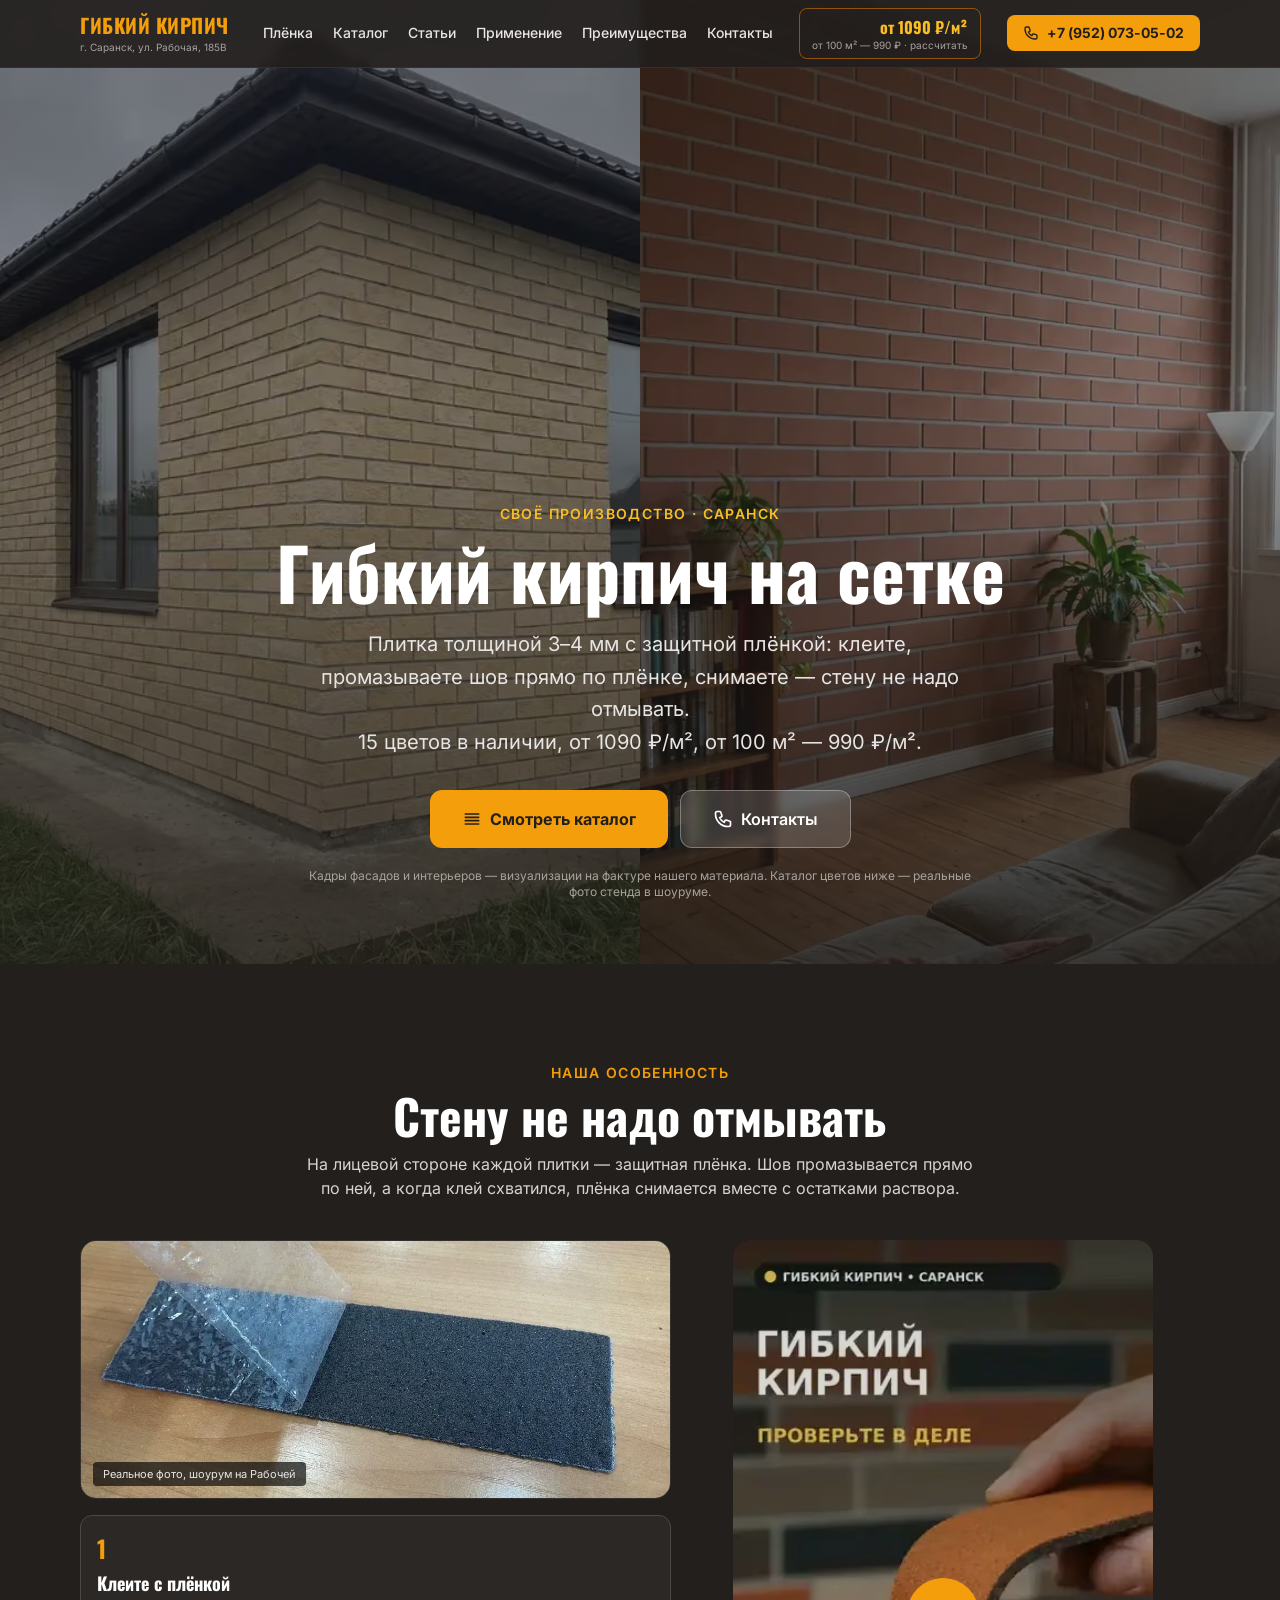
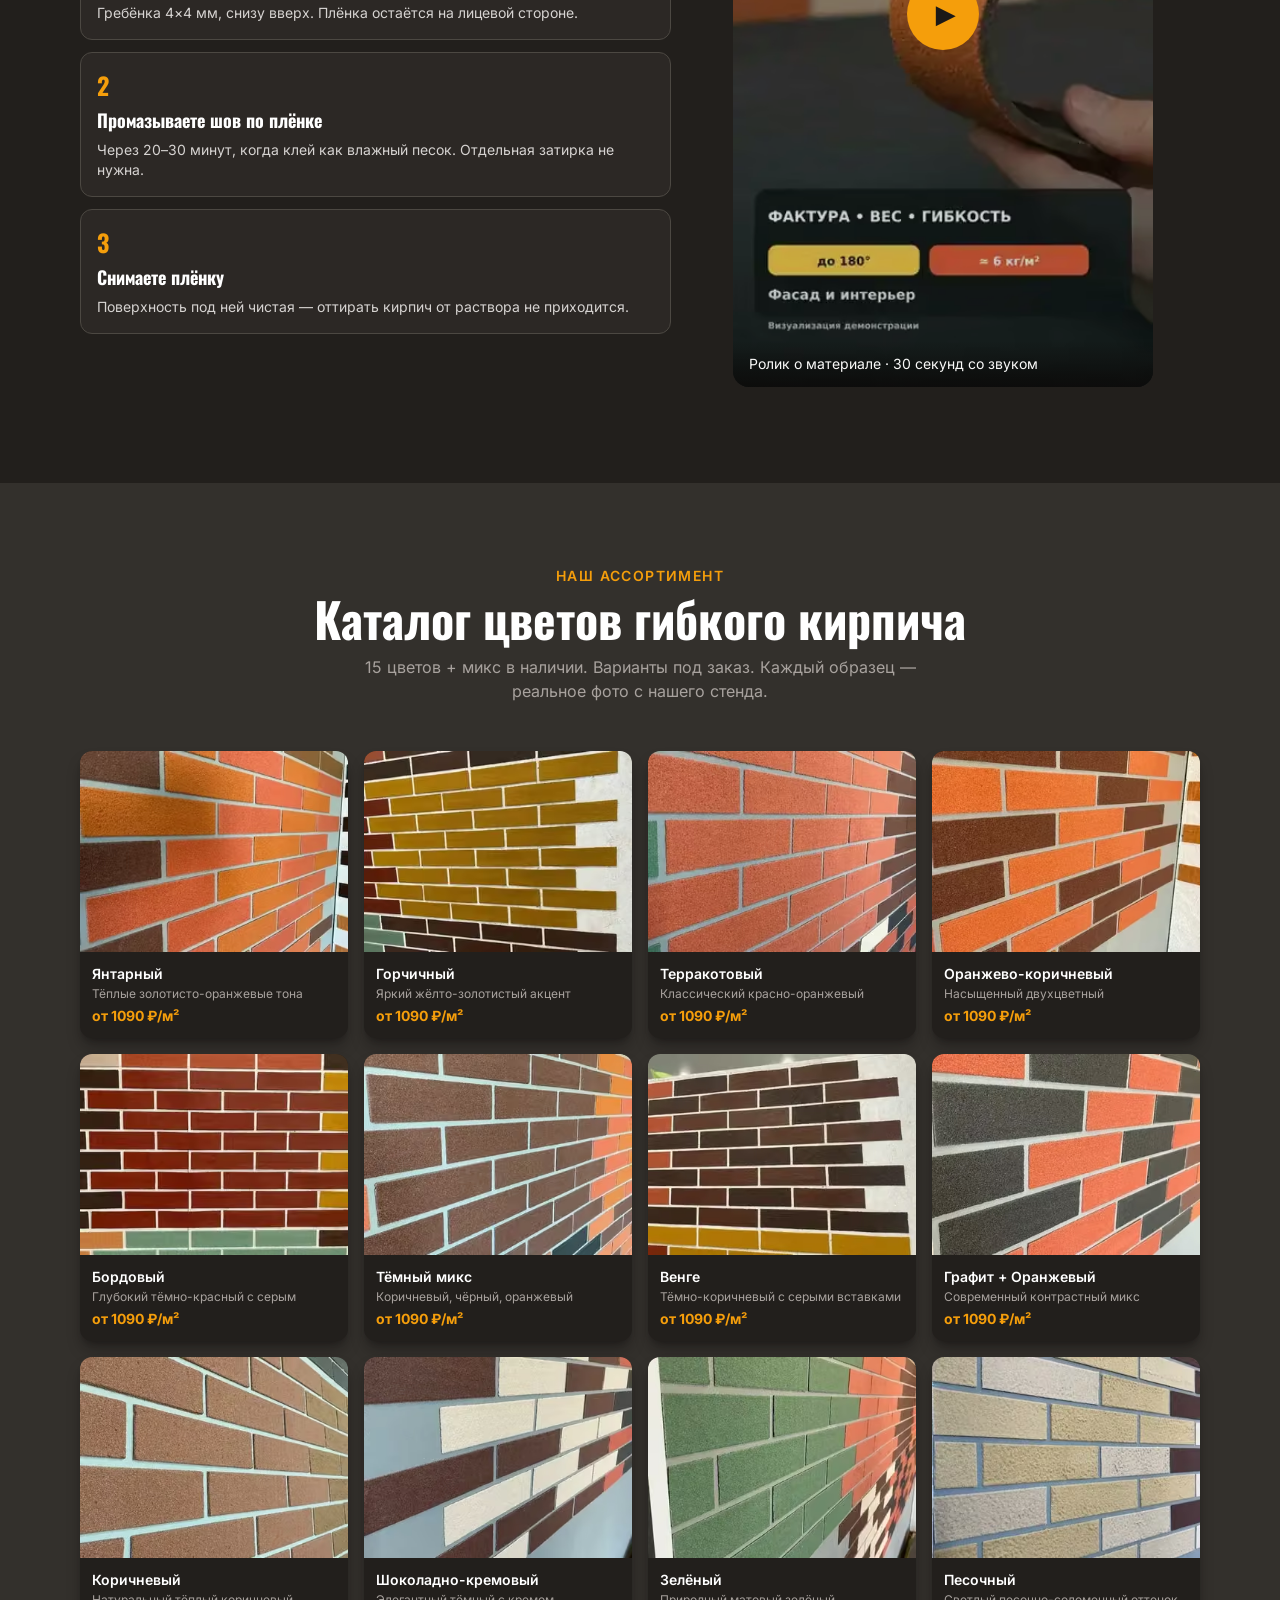
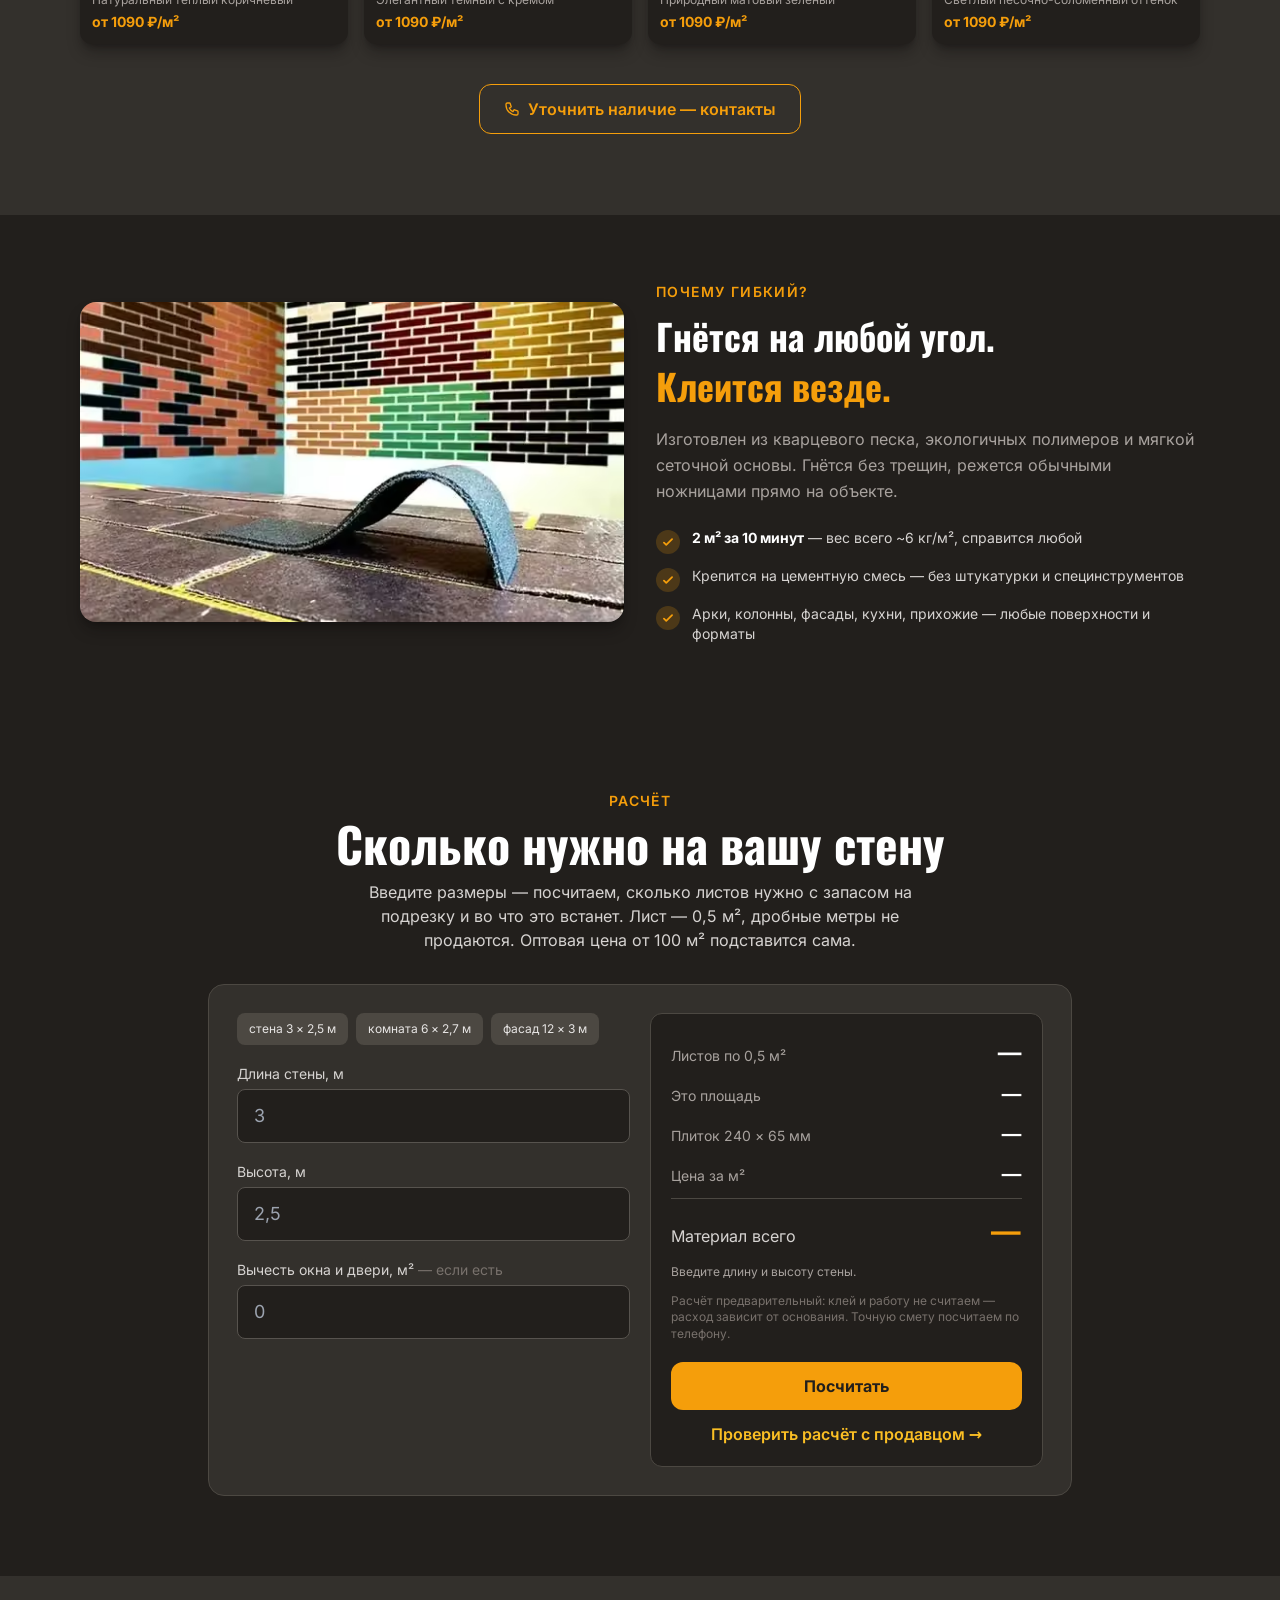
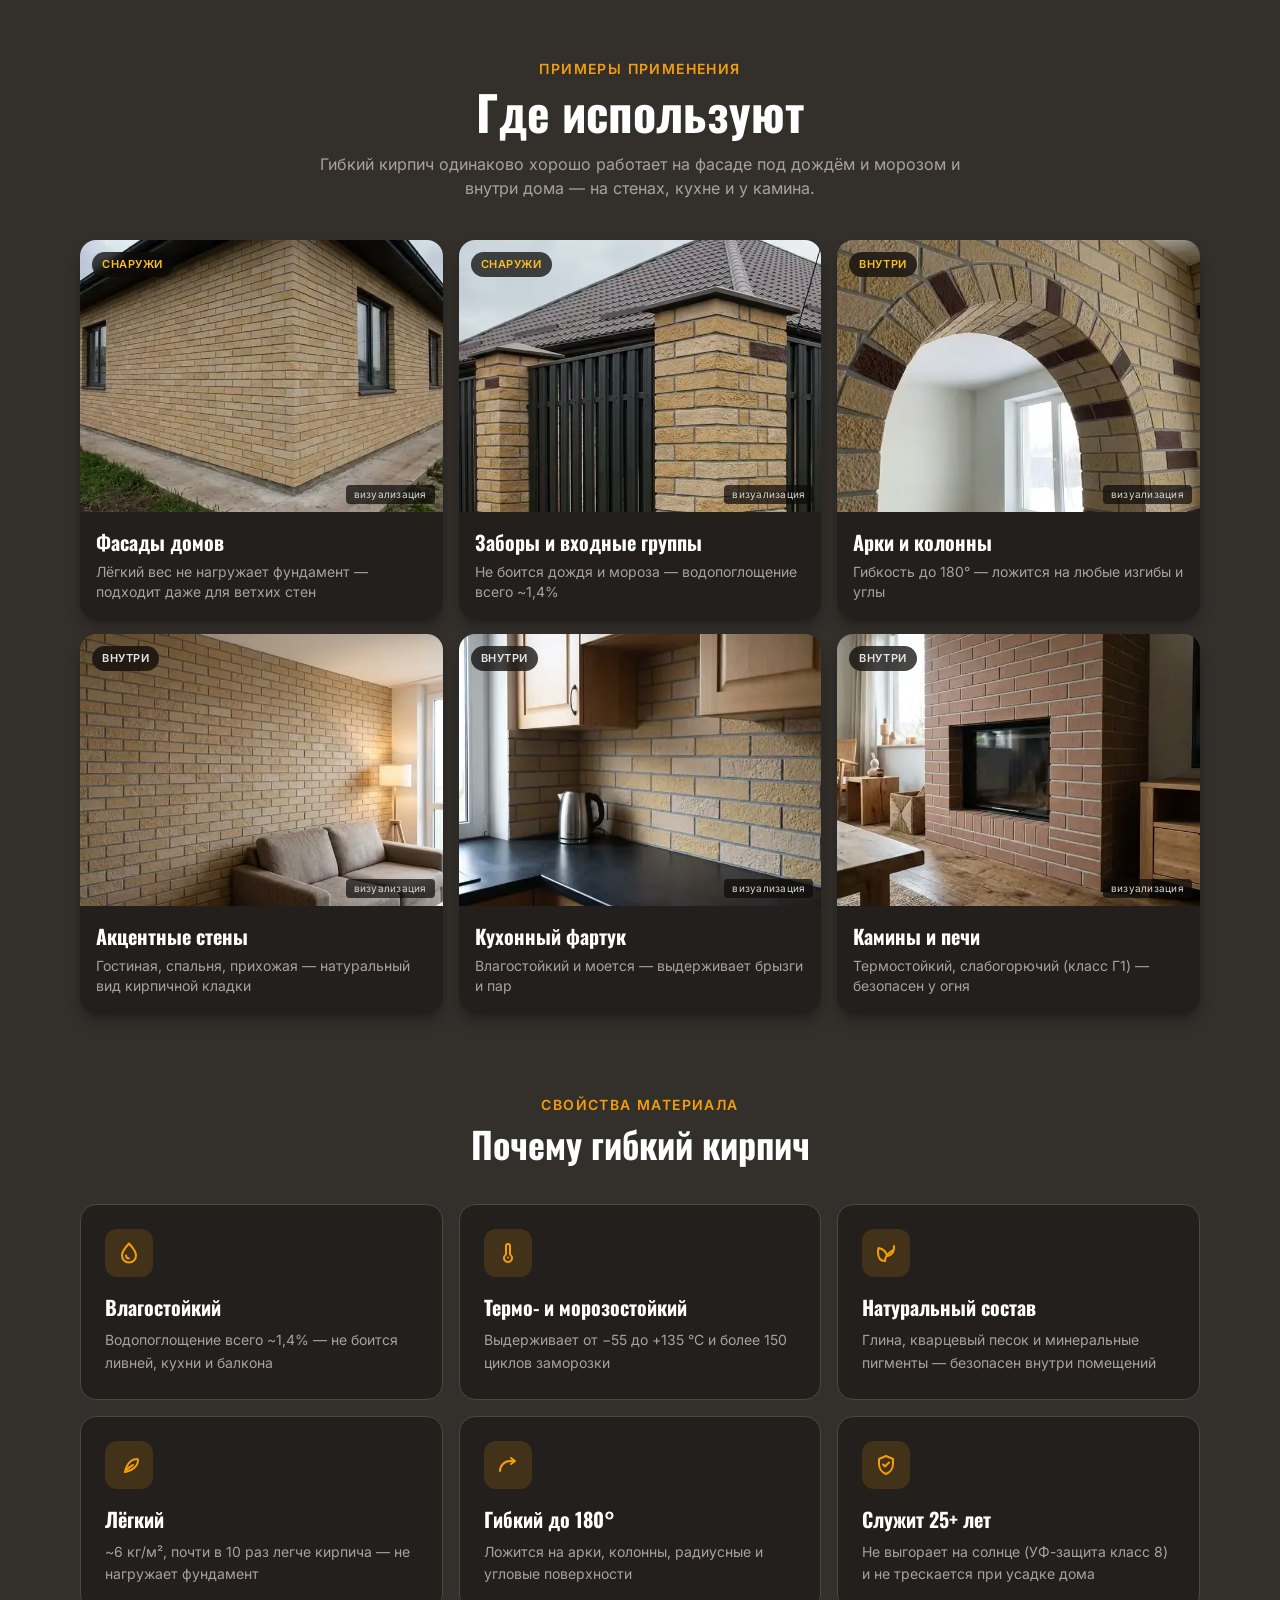
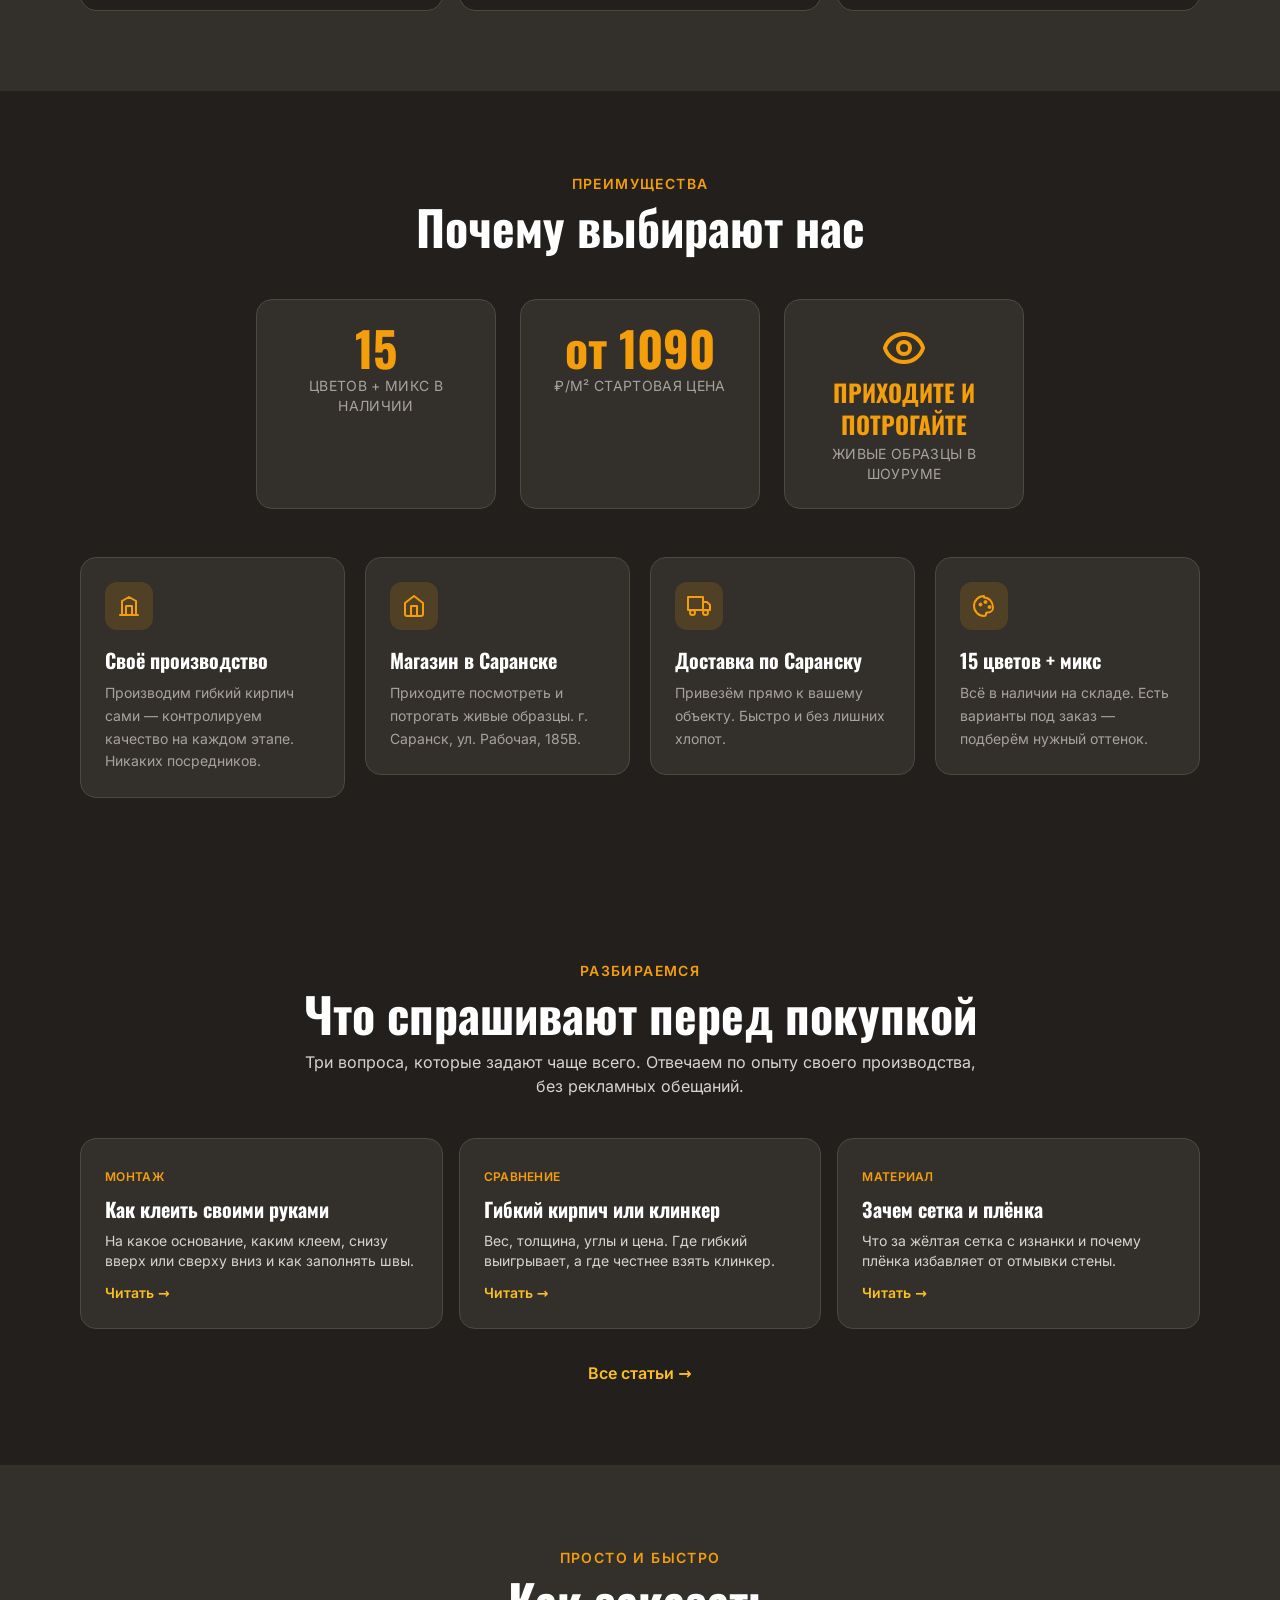
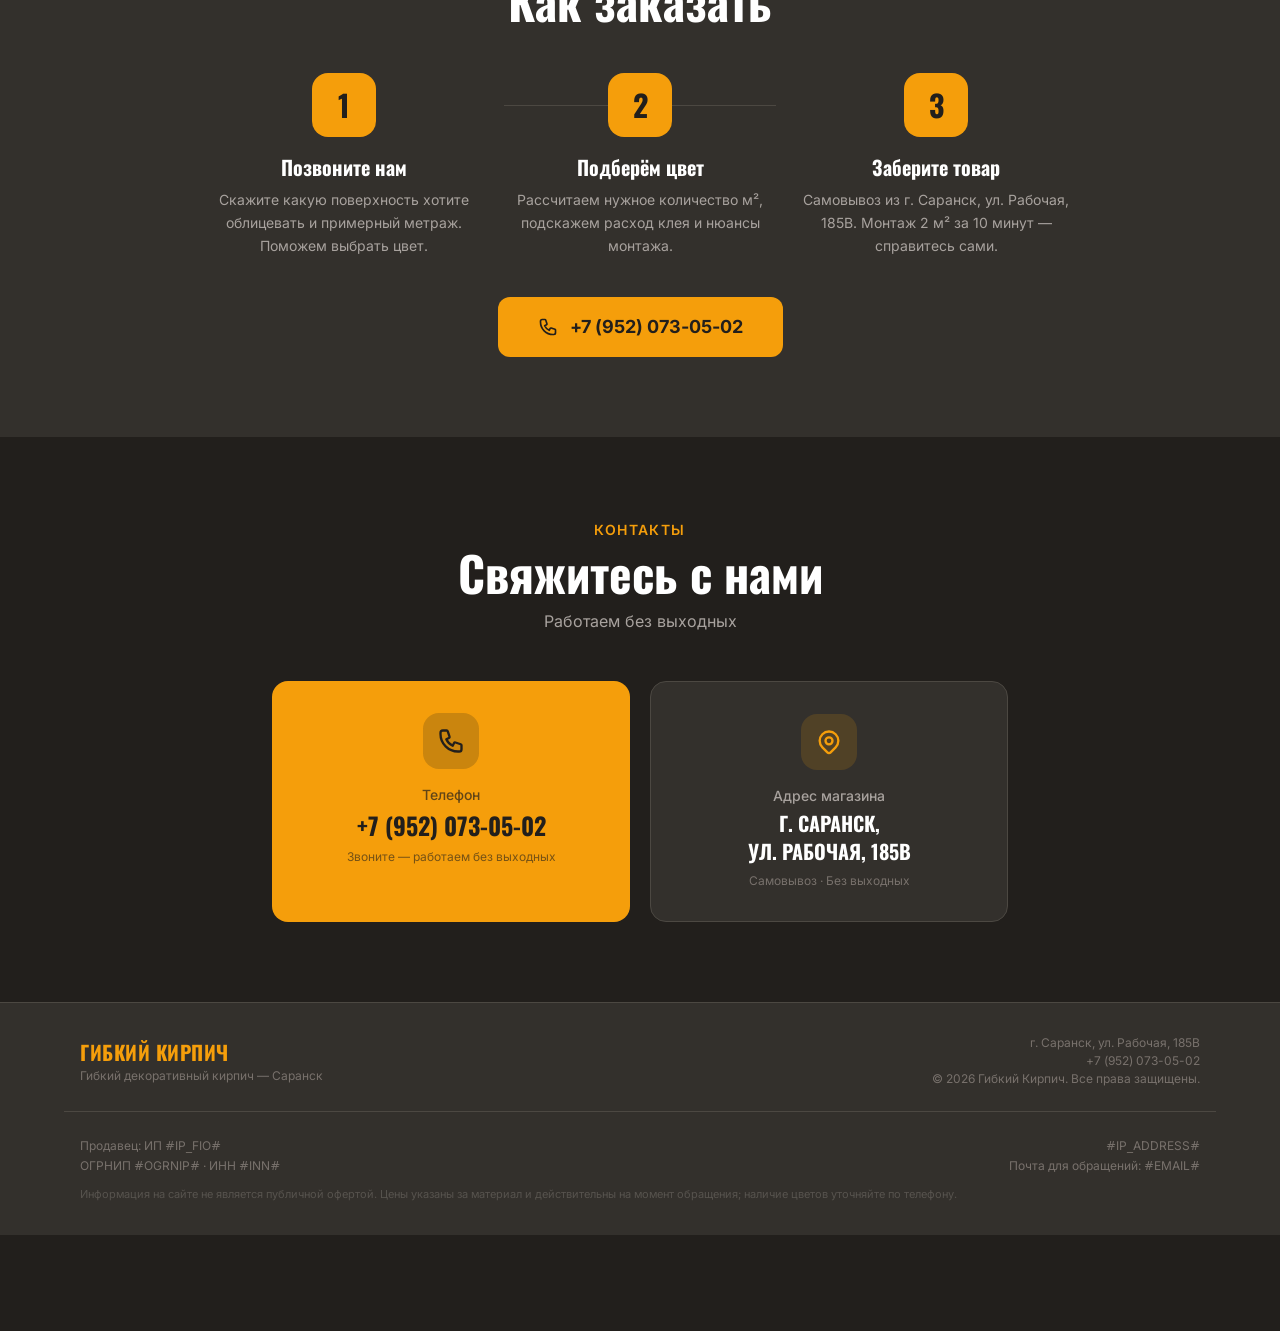
<file: index.html>
<!DOCTYPE html>
<html lang="ru">
<head>
  <meta charset="UTF-8" />
  <meta name="viewport" content="width=device-width, initial-scale=1.0" />
  <meta name="yandex-verification" content="256cd6f5541b8eff" />
  <meta name="google-site-verification" content="QS8ihmsKJaGzZnlviyZ295Ze7F-ZM1tOfEHrI2ZFcXo" />
  <title>Гибкий кирпич на сетке в Саранске — от 1090 ₽/м² | своё производство</title>
  <meta name="description" content="Гибкий кирпич на сетке с защитной плёнкой: шов промазывается прямо по плёнке, отмывать стену не нужно. 15 цветов, от 1090 ₽/м², опт от 100 м² — 990 ₽/м². Своё производство, Саранск, ул. Рабочая, 185В.">
  <link rel="canonical" href="https://saranskdekor.ru/">
  <meta name="theme-color" content="#f59e0b">
  <link rel="icon" type="image/svg+xml" href="favicon.svg">
  <link rel="stylesheet" href="css/fonts.css?v=a82b9fe5">
  <link rel="stylesheet" href="css/site.css?v=83cf811c">
  <link rel="stylesheet" href="css/ui.css?v=de473791">
  <script defer src="js/alpine-intersect.min.js?v=534ca026"></script>
  <script defer src="js/alpine.min.js?v=63d2636a"></script>
  <script defer src="js/raschet.js?v=915047b5"></script>
  <script defer src="js/menu.js?v=9bf23a84"></script>
<script defer src="js/obrazec.js?v=63f3704e"></script>
  <style>
    html { scroll-behavior: smooth; scroll-padding-top: 56px; }
    .hero-overlay {
      background: linear-gradient(135deg,
        rgba(28,25,23,0.82) 0%,
        rgba(28,25,23,0.65) 50%,
        rgba(28,25,23,0.50) 100%);
    }
    .catalog-card img { transition: transform 0.4s ease; }
    .catalog-card:hover img { transform: scale(1.06); }
    .catalog-overlay { opacity: 0; transition: opacity 0.3s ease; }
    .catalog-card:hover .catalog-overlay { opacity: 1; }
    .apply-card img { transition: transform 0.5s ease; }
    .apply-card:hover img { transform: scale(1.07); }
    @media (max-width: 767px) { .sticky-cta { display: flex; } }
    @media (min-width: 768px) { .sticky-cta { display: none; } }
  </style>
  <meta property="og:type" content="website">
  <meta property="og:locale" content="ru_RU">
  <meta property="og:site_name" content="Гибкий Кирпич">
  <meta property="og:title" content="Гибкий кирпич на сетке в Саранске — от 1090 ₽/м² | своё производство">
  <meta property="og:description" content="Гибкий кирпич на сетке с защитной плёнкой: шов промазывается прямо по плёнке, отмывать стену не нужно. 15 цветов, от 1090 ₽/м², опт от 100 м² — 990 ₽/м². Своё производство, Саранск, ул. Рабочая, 185В.">
  <meta property="og:url" content="https://saranskdekor.ru/">
  <meta property="og:image" content="https://saranskdekor.ru/img/hero-desktop.webp">
  <meta name="twitter:card" content="summary_large_image">
  <meta name="twitter:title" content="Гибкий кирпич на сетке в Саранске — от 1090 ₽/м² | своё производство">
  <meta name="twitter:description" content="Гибкий кирпич на сетке с защитной плёнкой: шов промазывается прямо по плёнке, отмывать стену не нужно. 15 цветов, от 1090 ₽/м², опт от 100 м² — 990 ₽/м². Своё производство, Саранск, ул. Рабочая, 185В.">
  <meta name="twitter:image" content="https://saranskdekor.ru/img/hero-desktop.webp">
  <script type="application/ld+json">
  {
    "@context": "https://schema.org",
    "@type": "Store",
    "name": "Гибкий Кирпич",
    "image": "https://saranskdekor.ru/img/hero-desktop.webp",
    "url": "https://saranskdekor.ru/",
    "telephone": "+79520730502",
    "priceRange": "от 1090 ₽/м²",
    "address": {
      "@type": "PostalAddress",
      "streetAddress": "ул. Рабочая, 185В",
      "addressLocality": "Саранск",
      "addressRegion": "Республика Мордовия",
      "addressCountry": "RU"
    },
    "openingHoursSpecification": {
      "@type": "OpeningHoursSpecification",
      "dayOfWeek": ["Monday","Tuesday","Wednesday","Thursday","Friday","Saturday"],
      "opens": "09:00",
      "closes": "19:00"
    }
  }
  </script>
</head>
<body class="bg-stone-900 font-sans text-white antialiased">
<span id="top"></span>

<!-- ====================================================
     HEADER
     ==================================================== -->
<header class="fixed top-0 left-0 right-0 z-50 bg-stone-900/90 backdrop-blur-sm border-b border-stone-800">
  <div class="max-w-6xl mx-auto px-4 py-2 flex items-center justify-between relative">
    <a href="#top" class="flex items-center gap-2 md:flex-col md:items-start md:gap-0 leading-tight min-w-0 mr-2">
      <span class="font-heading font-bold text-amber-500 text-xl tracking-wide uppercase whitespace-nowrap">Гибкий Кирпич</span>
      <span class="text-xs text-stone-300 md:text-[10px] md:text-stone-400 whitespace-nowrap"><span class="min-[430px]:hidden">г. Саранск</span><span class="hidden min-[430px]:inline">г. Саранск, ул. Рабочая, 185В</span></span>
    </a>
    <details class="menu-mob md:hidden" id="menu-mob">
      <summary aria-label="Меню разделов">
        <svg viewBox="0 0 24 24" fill="none" stroke="currentColor" stroke-width="2" aria-hidden="true">
          <path stroke-linecap="round" d="M4 7h16M4 12h16M4 17h16"/>
        </svg>
      </summary>
      <nav class="menu-mob__list">
        <a href="#catalog">Каталог цветов</a>
        <a href="#raschet-sec">Расчёт материала</a>
        <a href="#plenka">Про плёнку</a>
        <a href="#apply">Где используют</a>
        <a href="/blog/">Статьи</a>
        <a href="#contact">Контакты</a>
        <a href="#contact" class="menu-mob__tel" data-tel>Позвонить</a>
      </nav>
    </details>
    <nav class="hidden md:flex items-center gap-1 text-sm">
      <a href="#plenka"    class="hidden lg:inline-block px-2 py-1.5 rounded-lg text-stone-200 font-medium whitespace-nowrap hover:text-amber-400 hover:bg-white/10 transition-colors">Плёнка</a>
      <a href="#catalog"   class="px-2 py-1.5 rounded-lg text-stone-200 font-medium whitespace-nowrap hover:text-amber-400 hover:bg-white/10 transition-colors">Каталог</a>
      <a href="/blog/"   class="px-2 py-1.5 rounded-lg text-stone-200 font-medium whitespace-nowrap hover:text-amber-400 hover:bg-white/10 transition-colors">Статьи</a>
      <a href="#apply"     class="hidden lg:inline-block px-2 py-1.5 rounded-lg text-stone-200 font-medium whitespace-nowrap hover:text-amber-400 hover:bg-white/10 transition-colors">Применение</a>
      <a href="#benefits"  class="hidden xl:inline-block px-2 py-1.5 rounded-lg text-stone-200 font-medium whitespace-nowrap hover:text-amber-400 hover:bg-white/10 transition-colors">Преимущества</a>
      <a href="#contact"   class="px-2 py-1.5 rounded-lg text-stone-200 font-medium whitespace-nowrap hover:text-amber-400 hover:bg-white/10 transition-colors">Контакты</a>
    </nav>
    <a href="#raschet-sec"
       class="hidden md:inline-flex flex-col items-end leading-tight mr-2 px-3 py-1.5 rounded-lg
              border border-amber-600/60 hover:border-amber-500 hover:bg-amber-500/10 transition-colors">
      <span class="text-amber-400 font-heading font-bold text-base whitespace-nowrap">от 1090 ₽/м²</span>
      <span class="text-stone-400 text-[10px] whitespace-nowrap">от 100 м² — 990 ₽ · рассчитать</span>
    </a>
    <a href="#contact"
       class="hidden md:inline-flex items-center gap-2 bg-amber-500 hover:bg-amber-400 text-stone-900 font-bold text-sm px-4 py-2 rounded-lg transition-colors whitespace-nowrap">
      <svg class="w-4 h-4" fill="none" stroke="currentColor" viewBox="0 0 24 24">
        <path stroke-linecap="round" stroke-linejoin="round" stroke-width="2"
          d="M3 5a2 2 0 012-2h3.28a1 1 0 01.948.684l1.498 4.493a1 1 0 01-.502 1.21l-2.257 1.13a11.042 11.042 0 005.516 5.516l1.13-2.257a1 1 0 011.21-.502l4.493 1.498a1 1 0 01.684.949V19a2 2 0 01-2 2h-1C9.716 21 3 14.284 3 6V5z"/>
      </svg>
      +7 (952) 073-05-02
    </a>
  </div>
</header>

<!-- ====================================================
     HERO — split-screen: фасад (снаружи) + интерьер (внутри)
     ==================================================== -->
<section id="hero" class="relative min-h-screen overflow-hidden pt-16">

  <!-- Фоновые фото: колонкой на телефоне, в две половины на ПК.
       ОДИН набор картинок на оба случая — см. комментарий в истории правок. -->
  <div class="absolute inset-0 flex flex-col md:flex-row">

    <div class="h-1/2 md:h-full w-full md:w-1/2 relative">
      <picture>
        <source type="image/avif" media="(max-width: 767px)" srcset="img/hero-mobile.avif?v=a7cc2671">
        <source type="image/avif" media="(min-width: 768px)" srcset="img/hero-desktop.avif?v=976c339e">
        <source media="(max-width: 767px)" srcset="img/hero-mobile.webp?v=fd738b82">
        <img width="780" height="961"
          src="img/hero-desktop.webp?v=f3e4c01f"
          alt="Гибкий Кирпич — отделка фасада снаружи"
          class="absolute inset-0 w-full h-full object-cover object-center"
        />
      </picture>
      <!-- Бейдж только на телефоне: на ПК половины и так подписаны текстом -->
      <span class="md:hidden absolute top-16 left-3 z-20 inline-flex items-center gap-1 bg-stone-950/55 backdrop-blur-sm text-amber-300 text-[11px] font-semibold uppercase tracking-wider px-2.5 py-1 rounded-full">
        Снаружи · фасад
      </span>
    </div>

    <div class="h-1/2 md:h-full w-full md:w-1/2 relative">
      <picture>
        <source type="image/avif" srcset="img/hero-interior.avif?v=13e76353">
        <img width="780" height="961"
          src="img/hero-interior.webp?v=b5345b60"
          alt="Гибкий Кирпич — акцентная стена в интерьере спальни"
          class="absolute inset-0 w-full h-full object-cover object-center"
        />
      </picture>
      <span class="md:hidden absolute bottom-3 right-3 z-20 inline-flex items-center gap-1 bg-stone-950/55 backdrop-blur-sm text-amber-300 text-[11px] font-semibold uppercase tracking-wider px-2.5 py-1 rounded-full">
        Внутри · интерьер
      </span>
    </div>

  </div>

  <!-- Desktop overlay: общее затемнение для читаемости текста по центру -->
  <div class="absolute inset-0 hidden md:block"
       style="background: linear-gradient(to bottom, rgba(28,25,23,0.55) 0%, rgba(28,25,23,0.45) 40%, rgba(28,25,23,0.80) 100%);">
  </div>
  <!-- Mobile overlay: лёгкое равномерное затемнение для контраста (оба фото остаются видны) -->
  <div class="absolute inset-0 md:hidden"
       style="background: linear-gradient(to bottom, rgba(28,25,23,0.30) 0%, rgba(28,25,23,0.20) 45%, rgba(28,25,23,0.30) 100%);">
  </div>

  <!-- Desktop: текст по центру внизу -->
  <div class="relative z-10 hidden md:flex flex-col items-center justify-end min-h-screen max-w-5xl mx-auto px-8 pb-16 text-center">
    <span class="text-amber-400 text-sm font-semibold uppercase tracking-widest mb-3">Своё производство · Саранск</span>
    <h1 class="font-heading font-bold text-5xl xl:text-7xl leading-tight mb-5 text-white">
      Гибкий кирпич на сетке
    </h1>
    <p class="text-stone-200 text-xl leading-relaxed mb-8 max-w-2xl">
      Плитка толщиной 3–4 мм с защитной плёнкой: клеите, промазываете шов прямо по плёнке,
      снимаете — стену не надо отмывать.<br/>
      15 цветов в наличии, от 1090 ₽/м², от 100 м² — 990 ₽/м².
    </p>
    <div class="flex gap-3">
      <a href="#catalog"
         class="inline-flex items-center gap-2 bg-amber-500 hover:bg-amber-400 text-stone-900 font-bold text-base px-8 py-4 rounded-xl transition-colors">
        <svg class="w-5 h-5" fill="none" stroke="currentColor" viewBox="0 0 24 24">
          <path stroke-linecap="round" stroke-linejoin="round" stroke-width="2" d="M4 6h16M4 10h16M4 14h16M4 18h16"/>
        </svg>
        Смотреть каталог
      </a>
      <a href="#contact"
         class="inline-flex items-center gap-2 bg-white/15 hover:bg-white/25 border border-white/30 text-white font-semibold text-base px-8 py-4 rounded-xl transition-colors backdrop-blur-sm">
        <svg class="w-5 h-5" fill="none" stroke="currentColor" viewBox="0 0 24 24">
          <path stroke-linecap="round" stroke-linejoin="round" stroke-width="2"
            d="M3 5a2 2 0 012-2h3.28a1 1 0 01.948.684l1.498 4.493a1 1 0 01-.502 1.21l-2.257 1.13a11.042 11.042 0 005.516 5.516l1.13-2.257a1 1 0 011.21-.502l4.493 1.498a1 1 0 01.684.949V19a2 2 0 01-2 2h-1C9.716 21 3 14.284 3 6V5z"/>
        </svg>
        Контакты
      </a>
    </div>
    <p class="text-stone-400 text-xs mt-5 max-w-2xl">
      Кадры фасадов и интерьеров — визуализации на фактуре нашего материала.
      Каталог цветов ниже — реальные фото стенда в шоуруме.
    </p>
  </div>

  <!-- Mobile: компактный блок по центру, на стыке двух фото -->
  <div class="relative z-10 md:hidden flex flex-col items-center justify-center min-h-screen px-5">
    <div class="w-full max-w-sm bg-stone-950/55 backdrop-blur-sm rounded-2xl px-5 py-5 text-center">
      <span class="text-amber-400 text-[11px] font-semibold uppercase tracking-widest">Своё производство · Саранск</span>
      <p class="font-heading font-bold text-3xl leading-tight mt-1 mb-2 text-white">
        Гибкий кирпич на сетке
      </p>
      <p class="text-stone-200 text-sm leading-snug mb-4">
        Плитка 3–4 мм с защитной плёнкой. 15 цветов, от 1090 ₽/м²
      </p>
      <div class="flex gap-2.5">
        <a href="#catalog"
           class="flex-1 inline-flex items-center justify-center gap-1.5 bg-amber-500 hover:bg-amber-400 active:bg-amber-600 text-stone-900 font-bold text-sm px-4 py-3 rounded-xl transition-colors">
          <svg class="w-4 h-4 shrink-0" fill="none" stroke="currentColor" viewBox="0 0 24 24">
            <path stroke-linecap="round" stroke-linejoin="round" stroke-width="2" d="M4 6h16M4 10h16M4 14h16M4 18h16"/>
          </svg>
          Каталог
        </a>
        <a href="tel:+79520730502"
           class="flex-1 inline-flex items-center justify-center gap-1.5 bg-white/15 hover:bg-white/25 border border-white/30 text-white font-semibold text-sm px-4 py-3 rounded-xl transition-colors backdrop-blur-sm">
          <svg class="w-4 h-4 shrink-0" fill="none" stroke="currentColor" viewBox="0 0 24 24">
            <path stroke-linecap="round" stroke-linejoin="round" stroke-width="2"
              d="M3 5a2 2 0 012-2h3.28a1 1 0 01.948.684l1.498 4.493a1 1 0 01-.502 1.21l-2.257 1.13a11.042 11.042 0 005.516 5.516l1.13-2.257a1 1 0 011.21-.502l4.493 1.498a1 1 0 01.684.949V19a2 2 0 01-2 2h-1C9.716 21 3 14.284 3 6V5z"/>
          </svg>
          Позвонить
        </a>
      </div>
      <p class="text-stone-300 text-[11px] leading-snug mt-3">
        Фасады и интерьеры — визуализации на фактуре нашего материала. Каталог цветов — реальные фото стенда.
      </p>
    </div>
  </div>

</section>


<!-- ====================================================
     ПЛЁНКА — доказательство главной фишки.
     Раньше страница о ней молчала, хотя это единственное, чего нет у конкурентов,
     и на неё есть живой спрос («гибкий кирпич с плёнкой» — 664+385 показов/мес).
     Кадр реальный, снят в шоуруме: рендер здесь был бы бессмысленным — доказывать
     нечем, если доказательство нарисовано.
     ==================================================== -->
<section id="plenka" class="bg-stone-900 py-16 sm:py-24">
  <div class="max-w-6xl mx-auto px-4">
    <div class="text-center mb-10">
      <span class="text-amber-500 text-sm font-semibold uppercase tracking-widest">Наша особенность</span>
      <h2 class="font-heading font-bold text-4xl sm:text-5xl mt-2 text-white">Стену не надо отмывать</h2>
      <p class="text-stone-300 mt-3 max-w-2xl mx-auto">
        На лицевой стороне каждой плитки — защитная плёнка. Шов промазывается прямо по ней,
        а когда клей схватился, плёнка снимается вместе с остатками раствора.
      </p>
    </div>

    <div class="grid md:grid-cols-[1.15fr_1fr] gap-4 items-start">

    <div class="flex flex-col">
      <figure class="plenka-shot relative rounded-2xl overflow-hidden border border-stone-800">
      <picture><source type="image/avif" srcset="img/plenka-real.avif?v=557fbf4b"><img class="w-full h-auto" src="img/plenka-real.webp?v=4414f2a6" width="1400" height="613" loading="lazy" decoding="async"
           alt="Защитная плёнка снимается с плитки, под ней чистая поверхность"
           /></picture>
      <figcaption class="absolute bottom-3 left-3 text-[11px] text-stone-200 bg-stone-950/70 px-2.5 py-1 rounded">
        Реальное фото, шоурум на Рабочей
      </figcaption>
    </figure>
      <ol class="grid gap-3 mt-4">
      <li class="bg-stone-800/60 border border-stone-700 rounded-xl p-4">
        <span class="text-amber-500 font-heading font-bold text-2xl">1</span>
        <h3 class="font-heading font-bold text-lg text-white mt-1">Клеите с плёнкой</h3>
        <p class="text-stone-300 text-sm mt-1.5">Гребёнка 4×4 мм, снизу вверх. Плёнка остаётся на лицевой стороне.</p>
      </li>
      <li class="bg-stone-800/60 border border-stone-700 rounded-xl p-4">
        <span class="text-amber-500 font-heading font-bold text-2xl">2</span>
        <h3 class="font-heading font-bold text-lg text-white mt-1">Промазываете шов по плёнке</h3>
        <p class="text-stone-300 text-sm mt-1.5">Через 20–30 минут, когда клей как влажный песок. Отдельная затирка не нужна.</p>
      </li>
      <li class="bg-stone-800/60 border border-stone-700 rounded-xl p-4">
        <span class="text-amber-500 font-heading font-bold text-2xl">3</span>
        <h3 class="font-heading font-bold text-lg text-white mt-1">Снимаете плёнку</h3>
        <p class="text-stone-300 text-sm mt-1.5">Поверхность под ней чистая — оттирать кирпич от раствора не приходится.</p>
      </li>
    </ol>
      </div>

      <!-- Ролик целиком, 30 секунд со звуком. Грузится ТОЛЬКО по клику:
           файл весит 1,9 МБ — больше всей остальной страницы, и тянуть его
           каждому ради тех, кто досмотрит, нельзя. До нажатия здесь картинка
           на 16 КБ. Без JS работает прямая ссылка на файл. -->
      <div class="rolik-box">
        <button type="button" class="rolik-play" data-src="video/rolik.mp4?v=cb9d3c45"
                aria-label="Смотреть ролик о материале, 30 секунд">
          <picture><source type="image/avif" srcset="video/rolik-poster.avif?v=8728b24e"><img src="video/rolik-poster.webp?v=e04f12ba" width="460" height="818" loading="lazy" decoding="async" alt=""></picture>
          <span class="rolik-play__icon" aria-hidden="true">▶</span>
          <span class="rolik-play__label">Ролик о материале · 30 секунд со звуком</span>
        </button>
        <noscript>
          <a class="text-amber-400 underline" href="video/rolik.mp4">Открыть видео (1,9 МБ)</a>
        </noscript>
      </div>

    </div>

    
  </div>
</section>

<!-- ====================================================
     CATALOG
     ==================================================== -->
<section id="catalog" class="py-20 bg-stone-800">
  <div class="max-w-6xl mx-auto px-4">

    <div class="text-center mb-12">
      <span class="text-amber-500 text-sm font-semibold uppercase tracking-widest">Наш ассортимент</span>
      <h2 class="font-heading font-bold text-4xl sm:text-5xl mt-2 mb-3">Каталог цветов гибкого кирпича</h2>
      <p class="text-stone-400 max-w-xl mx-auto">
        15 цветов + микс в наличии. Варианты под заказ. Каждый образец — реальное фото с нашего стенда.
      </p>
    </div>

    <!-- Ровная сетка 12 карточек: 2 / 3 / 4 колонки -->
    <div class="grid grid-cols-2 sm:grid-cols-3 lg:grid-cols-4 gap-3 sm:gap-4">

      <!-- 1. Янтарный -->
      <div x-data="{ shown: false }" x-intersect="shown = true"
           :class="shown ? 'opacity-100 translate-y-0' : 'opacity-0 translate-y-8'"
           class="transition-all duration-700">
        <div
           class="catalog-card group relative rounded-xl overflow-hidden bg-stone-900 cursor-pointer shadow-lg shadow-stone-950/40 hover:shadow-xl hover:shadow-stone-950/50 transition-shadow duration-300">
        <div class="aspect-[4/3] overflow-hidden">
          <picture><source type="image/avif" srcset="img/thumb/oAtetLEksYzpiON5vwVVKCfuNMmbS7sEFhiWMtlaqVHIjaZfThV8rXm0Dvh1d5MwCGEYFnoMg7Aw-qRXGtXRnIU4-360.avif?v=9b2b6cd9 360w, img/thumb/oAtetLEksYzpiON5vwVVKCfuNMmbS7sEFhiWMtlaqVHIjaZfThV8rXm0Dvh1d5MwCGEYFnoMg7Aw-qRXGtXRnIU4-536.avif?v=166b2769 536w" sizes="(max-width: 640px) 50vw, 270px"><img data-full="img/oAtetLEksYzpiON5vwVVKCfuNMmbS7sEFhiWMtlaqVHIjaZfThV8rXm0Dvh1d5MwCGEYFnoMg7Aw-qRXGtXRnIU4.webp?v=dd528653" width="536" height="402" loading="lazy" src="img/thumb/oAtetLEksYzpiON5vwVVKCfuNMmbS7sEFhiWMtlaqVHIjaZfThV8rXm0Dvh1d5MwCGEYFnoMg7Aw-qRXGtXRnIU4-536.webp?v=134ee196"
               alt="Янтарный гибкий кирпич" class="w-full h-full object-cover" / srcset="img/thumb/oAtetLEksYzpiON5vwVVKCfuNMmbS7sEFhiWMtlaqVHIjaZfThV8rXm0Dvh1d5MwCGEYFnoMg7Aw-qRXGtXRnIU4-360.webp?v=a243cb5e 360w, img/thumb/oAtetLEksYzpiON5vwVVKCfuNMmbS7sEFhiWMtlaqVHIjaZfThV8rXm0Dvh1d5MwCGEYFnoMg7Aw-qRXGtXRnIU4-536.webp?v=134ee196 536w" sizes="(max-width: 640px) 50vw, 270px"></picture>
        </div>
        <div class="catalog-overlay absolute inset-0 bg-amber-500/20 rounded-xl"></div>
        <div class="p-3">
          <div class="font-semibold text-sm text-white">Янтарный</div>
          <div class="text-xs text-stone-400 mt-0.5">Тёплые золотисто-оранжевые тона</div>
          <div class="text-amber-500 font-bold text-sm mt-1">от 1090 ₽/м²</div>
        </div>
      </div>
      </div>

      <!-- 2. Горчичный -->
      <div x-data="{ shown: false }" x-intersect="shown = true"
           :class="shown ? 'opacity-100 translate-y-0' : 'opacity-0 translate-y-8'"
           class="transition-all duration-700" style="transition-delay: 50ms">
        <div
           class="catalog-card group relative rounded-xl overflow-hidden bg-stone-900 cursor-pointer shadow-lg shadow-stone-950/40 hover:shadow-xl hover:shadow-stone-950/50 transition-shadow duration-300">
        <div class="aspect-[4/3] overflow-hidden">
          <picture><source type="image/avif" srcset="img/thumb/FBLth0idunxbVF5TiEKGsHaSjFRzTAj6dmz9O5ku1LYCC7JDreQ-03Pxkr4Rn7W0-tAeEq2xJQXLmCQ4_kPWiSGv-360.avif?v=f4854d33 360w, img/thumb/FBLth0idunxbVF5TiEKGsHaSjFRzTAj6dmz9O5ku1LYCC7JDreQ-03Pxkr4Rn7W0-tAeEq2xJQXLmCQ4_kPWiSGv-536.avif?v=1fba0c94 536w" sizes="(max-width: 640px) 50vw, 270px"><img data-full="img/FBLth0idunxbVF5TiEKGsHaSjFRzTAj6dmz9O5ku1LYCC7JDreQ-03Pxkr4Rn7W0-tAeEq2xJQXLmCQ4_kPWiSGv.webp?v=c7a212ae" width="536" height="402" loading="lazy" src="img/thumb/FBLth0idunxbVF5TiEKGsHaSjFRzTAj6dmz9O5ku1LYCC7JDreQ-03Pxkr4Rn7W0-tAeEq2xJQXLmCQ4_kPWiSGv-536.webp?v=2b7a5ac1"
               alt="Горчичный гибкий кирпич" class="w-full h-full object-cover" / srcset="img/thumb/FBLth0idunxbVF5TiEKGsHaSjFRzTAj6dmz9O5ku1LYCC7JDreQ-03Pxkr4Rn7W0-tAeEq2xJQXLmCQ4_kPWiSGv-360.webp?v=8e2453d8 360w, img/thumb/FBLth0idunxbVF5TiEKGsHaSjFRzTAj6dmz9O5ku1LYCC7JDreQ-03Pxkr4Rn7W0-tAeEq2xJQXLmCQ4_kPWiSGv-536.webp?v=2b7a5ac1 536w" sizes="(max-width: 640px) 50vw, 270px"></picture>
        </div>
        <div class="catalog-overlay absolute inset-0 bg-amber-500/20 rounded-xl"></div>
        <div class="p-3">
          <div class="font-semibold text-sm text-white">Горчичный</div>
          <div class="text-xs text-stone-400 mt-0.5">Яркий жёлто-золотистый акцент</div>
          <div class="text-amber-500 font-bold text-sm mt-1">от 1090 ₽/м²</div>
        </div>
      </div>
      </div>

      <!-- 3. Терракотовый -->
      <div x-data="{ shown: false }" x-intersect="shown = true"
           :class="shown ? 'opacity-100 translate-y-0' : 'opacity-0 translate-y-8'"
           class="transition-all duration-700" style="transition-delay: 100ms">
        <div
           class="catalog-card group relative rounded-xl overflow-hidden bg-stone-900 cursor-pointer shadow-lg shadow-stone-950/40 hover:shadow-xl hover:shadow-stone-950/50 transition-shadow duration-300">
        <div class="aspect-[4/3] overflow-hidden">
          <picture><source type="image/avif" srcset="img/thumb/L9ni-Qm0EyPrA6P3xUZs9h0ijdvGYel-pdpAfJKJPmIC6Sf-7hTBN5EV7LQMwH_ug3tGWiB7l8Ikw-H2oW7guCr--360.avif?v=5701113c 360w, img/thumb/L9ni-Qm0EyPrA6P3xUZs9h0ijdvGYel-pdpAfJKJPmIC6Sf-7hTBN5EV7LQMwH_ug3tGWiB7l8Ikw-H2oW7guCr--536.avif?v=1e08bf86 536w" sizes="(max-width: 640px) 50vw, 270px"><img data-full="img/L9ni-Qm0EyPrA6P3xUZs9h0ijdvGYel-pdpAfJKJPmIC6Sf-7hTBN5EV7LQMwH_ug3tGWiB7l8Ikw-H2oW7guCr-.webp?v=e214e6b8" width="536" height="402" loading="lazy" src="img/thumb/L9ni-Qm0EyPrA6P3xUZs9h0ijdvGYel-pdpAfJKJPmIC6Sf-7hTBN5EV7LQMwH_ug3tGWiB7l8Ikw-H2oW7guCr--536.webp?v=8ca66ccd"
               alt="Терракотовый гибкий кирпич" class="w-full h-full object-cover" / srcset="img/thumb/L9ni-Qm0EyPrA6P3xUZs9h0ijdvGYel-pdpAfJKJPmIC6Sf-7hTBN5EV7LQMwH_ug3tGWiB7l8Ikw-H2oW7guCr--360.webp?v=a640b460 360w, img/thumb/L9ni-Qm0EyPrA6P3xUZs9h0ijdvGYel-pdpAfJKJPmIC6Sf-7hTBN5EV7LQMwH_ug3tGWiB7l8Ikw-H2oW7guCr--536.webp?v=8ca66ccd 536w" sizes="(max-width: 640px) 50vw, 270px"></picture>
        </div>
        <div class="catalog-overlay absolute inset-0 bg-amber-500/20 rounded-xl"></div>
        <div class="p-3">
          <div class="font-semibold text-sm text-white">Терракотовый</div>
          <div class="text-xs text-stone-400 mt-0.5">Классический красно-оранжевый</div>
          <div class="text-amber-500 font-bold text-sm mt-1">от 1090 ₽/м²</div>
        </div>
      </div>
      </div>

      <!-- 4. Оранжево-коричневый -->
      <div x-data="{ shown: false }" x-intersect="shown = true"
           :class="shown ? 'opacity-100 translate-y-0' : 'opacity-0 translate-y-8'"
           class="transition-all duration-700" style="transition-delay: 150ms">
        <div
           class="catalog-card group relative rounded-xl overflow-hidden bg-stone-900 cursor-pointer shadow-lg shadow-stone-950/40 hover:shadow-xl hover:shadow-stone-950/50 transition-shadow duration-300">
        <div class="aspect-[4/3] overflow-hidden">
          <picture><source type="image/avif" srcset="img/thumb/iIHfCJwHW_bPhAQt_M0tR8umyPEeEGmqE5fnMJwVymArLF4C3ZtrTOhV0aZSQcnZr48xyCJd009ZmX_ROYer9-mA-360.avif?v=0c481499 360w, img/thumb/iIHfCJwHW_bPhAQt_M0tR8umyPEeEGmqE5fnMJwVymArLF4C3ZtrTOhV0aZSQcnZr48xyCJd009ZmX_ROYer9-mA-536.avif?v=beea71a5 536w" sizes="(max-width: 640px) 50vw, 270px"><img data-full="img/iIHfCJwHW_bPhAQt_M0tR8umyPEeEGmqE5fnMJwVymArLF4C3ZtrTOhV0aZSQcnZr48xyCJd009ZmX_ROYer9-mA.webp?v=116a40ea" width="536" height="402" loading="lazy" src="img/thumb/iIHfCJwHW_bPhAQt_M0tR8umyPEeEGmqE5fnMJwVymArLF4C3ZtrTOhV0aZSQcnZr48xyCJd009ZmX_ROYer9-mA-536.webp?v=3374d156"
               alt="Оранжево-коричневый гибкий кирпич" class="w-full h-full object-cover" / srcset="img/thumb/iIHfCJwHW_bPhAQt_M0tR8umyPEeEGmqE5fnMJwVymArLF4C3ZtrTOhV0aZSQcnZr48xyCJd009ZmX_ROYer9-mA-360.webp?v=df6272de 360w, img/thumb/iIHfCJwHW_bPhAQt_M0tR8umyPEeEGmqE5fnMJwVymArLF4C3ZtrTOhV0aZSQcnZr48xyCJd009ZmX_ROYer9-mA-536.webp?v=3374d156 536w" sizes="(max-width: 640px) 50vw, 270px"></picture>
        </div>
        <div class="catalog-overlay absolute inset-0 bg-amber-500/20 rounded-xl"></div>
        <div class="p-3">
          <div class="font-semibold text-sm text-white">Оранжево-коричневый</div>
          <div class="text-xs text-stone-400 mt-0.5">Насыщенный двухцветный</div>
          <div class="text-amber-500 font-bold text-sm mt-1">от 1090 ₽/м²</div>
        </div>
      </div>
      </div>

      <!-- 5. Бордовый -->
      <div x-data="{ shown: false }" x-intersect="shown = true"
           :class="shown ? 'opacity-100 translate-y-0' : 'opacity-0 translate-y-8'"
           class="transition-all duration-700" style="transition-delay: 200ms">
        <div
           class="catalog-card group relative rounded-xl overflow-hidden bg-stone-900 cursor-pointer shadow-lg shadow-stone-950/40 hover:shadow-xl hover:shadow-stone-950/50 transition-shadow duration-300">
        <div class="aspect-[4/3] overflow-hidden">
          <picture><source type="image/avif" srcset="img/thumb/vPc41kK-tj5F3WAVGhF40XbcPYiQVRb5xOf9vsBroLHiY9uJfIk60od--JU68Op0B3DB3XWeH5OYWFbzuNbV1YQE-360.avif?v=abc079ab 360w, img/thumb/vPc41kK-tj5F3WAVGhF40XbcPYiQVRb5xOf9vsBroLHiY9uJfIk60od--JU68Op0B3DB3XWeH5OYWFbzuNbV1YQE-536.avif?v=110054de 536w" sizes="(max-width: 640px) 50vw, 270px"><img data-full="img/vPc41kK-tj5F3WAVGhF40XbcPYiQVRb5xOf9vsBroLHiY9uJfIk60od--JU68Op0B3DB3XWeH5OYWFbzuNbV1YQE.webp?v=0e8fa896" width="536" height="402" loading="lazy" src="img/thumb/vPc41kK-tj5F3WAVGhF40XbcPYiQVRb5xOf9vsBroLHiY9uJfIk60od--JU68Op0B3DB3XWeH5OYWFbzuNbV1YQE-536.webp?v=476dfa96"
               alt="Бордовый гибкий кирпич" class="w-full h-full object-cover" / srcset="img/thumb/vPc41kK-tj5F3WAVGhF40XbcPYiQVRb5xOf9vsBroLHiY9uJfIk60od--JU68Op0B3DB3XWeH5OYWFbzuNbV1YQE-360.webp?v=9d814eff 360w, img/thumb/vPc41kK-tj5F3WAVGhF40XbcPYiQVRb5xOf9vsBroLHiY9uJfIk60od--JU68Op0B3DB3XWeH5OYWFbzuNbV1YQE-536.webp?v=476dfa96 536w" sizes="(max-width: 640px) 50vw, 270px"></picture>
        </div>
        <div class="catalog-overlay absolute inset-0 bg-amber-500/20 rounded-xl"></div>
        <div class="p-3">
          <div class="font-semibold text-sm text-white">Бордовый</div>
          <div class="text-xs text-stone-400 mt-0.5">Глубокий тёмно-красный с серым</div>
          <div class="text-amber-500 font-bold text-sm mt-1">от 1090 ₽/м²</div>
        </div>
      </div>
      </div>

      <!-- 6. Тёмный микс -->
      <div x-data="{ shown: false }" x-intersect="shown = true"
           :class="shown ? 'opacity-100 translate-y-0' : 'opacity-0 translate-y-8'"
           class="transition-all duration-700" style="transition-delay: 250ms">
        <div
           class="catalog-card group relative rounded-xl overflow-hidden bg-stone-900 cursor-pointer shadow-lg shadow-stone-950/40 hover:shadow-xl hover:shadow-stone-950/50 transition-shadow duration-300">
        <div class="aspect-[4/3] overflow-hidden">
          <picture><source type="image/avif" srcset="img/thumb/5vQy1HVzBlhm05rpxvsIaQ1BWGyE9r7-SqA-Ev_Q-B3wSoVGhuEuFaMIL9U1H6UQ5JFVx4hOcOtWDDp7IYVpaagL-360.avif?v=29ef9f21 360w, img/thumb/5vQy1HVzBlhm05rpxvsIaQ1BWGyE9r7-SqA-Ev_Q-B3wSoVGhuEuFaMIL9U1H6UQ5JFVx4hOcOtWDDp7IYVpaagL-536.avif?v=b62ecc6b 536w" sizes="(max-width: 640px) 50vw, 270px"><img data-full="img/5vQy1HVzBlhm05rpxvsIaQ1BWGyE9r7-SqA-Ev_Q-B3wSoVGhuEuFaMIL9U1H6UQ5JFVx4hOcOtWDDp7IYVpaagL.webp?v=1edcbadf" width="536" height="402" loading="lazy" src="img/thumb/5vQy1HVzBlhm05rpxvsIaQ1BWGyE9r7-SqA-Ev_Q-B3wSoVGhuEuFaMIL9U1H6UQ5JFVx4hOcOtWDDp7IYVpaagL-536.webp?v=18962cad"
               alt="Тёмный микс гибкий кирпич" class="w-full h-full object-cover" / srcset="img/thumb/5vQy1HVzBlhm05rpxvsIaQ1BWGyE9r7-SqA-Ev_Q-B3wSoVGhuEuFaMIL9U1H6UQ5JFVx4hOcOtWDDp7IYVpaagL-360.webp?v=b1b1c3ed 360w, img/thumb/5vQy1HVzBlhm05rpxvsIaQ1BWGyE9r7-SqA-Ev_Q-B3wSoVGhuEuFaMIL9U1H6UQ5JFVx4hOcOtWDDp7IYVpaagL-536.webp?v=18962cad 536w" sizes="(max-width: 640px) 50vw, 270px"></picture>
        </div>
        <div class="catalog-overlay absolute inset-0 bg-amber-500/20 rounded-xl"></div>
        <div class="p-3">
          <div class="font-semibold text-sm text-white">Тёмный микс</div>
          <div class="text-xs text-stone-400 mt-0.5">Коричневый, чёрный, оранжевый</div>
          <div class="text-amber-500 font-bold text-sm mt-1">от 1090 ₽/м²</div>
        </div>
      </div>
      </div>

      <!-- 7. Венге -->
      <div x-data="{ shown: false }" x-intersect="shown = true"
           :class="shown ? 'opacity-100 translate-y-0' : 'opacity-0 translate-y-8'"
           class="transition-all duration-700" style="transition-delay: 300ms">
        <div
           class="catalog-card group relative rounded-xl overflow-hidden bg-stone-900 cursor-pointer shadow-lg shadow-stone-950/40 hover:shadow-xl hover:shadow-stone-950/50 transition-shadow duration-300">
        <div class="aspect-[4/3] overflow-hidden">
          <picture><source type="image/avif" srcset="img/thumb/HTkD4frBnvUVGHnLg_BNrozchfc25U0a-YZeF9wLq1oIobxIDG7s2vUyBfL_6XfW5z8XYkpbeWLVb_fGRsLxVFiY-360.avif?v=61be2b42 360w, img/thumb/HTkD4frBnvUVGHnLg_BNrozchfc25U0a-YZeF9wLq1oIobxIDG7s2vUyBfL_6XfW5z8XYkpbeWLVb_fGRsLxVFiY-536.avif?v=fcbbe8c3 536w" sizes="(max-width: 640px) 50vw, 270px"><img data-full="img/HTkD4frBnvUVGHnLg_BNrozchfc25U0a-YZeF9wLq1oIobxIDG7s2vUyBfL_6XfW5z8XYkpbeWLVb_fGRsLxVFiY.webp?v=b5012efd" width="536" height="402" loading="lazy" src="img/thumb/HTkD4frBnvUVGHnLg_BNrozchfc25U0a-YZeF9wLq1oIobxIDG7s2vUyBfL_6XfW5z8XYkpbeWLVb_fGRsLxVFiY-536.webp?v=e894ee55"
               alt="Венге гибкий кирпич" class="w-full h-full object-cover" / srcset="img/thumb/HTkD4frBnvUVGHnLg_BNrozchfc25U0a-YZeF9wLq1oIobxIDG7s2vUyBfL_6XfW5z8XYkpbeWLVb_fGRsLxVFiY-360.webp?v=68559575 360w, img/thumb/HTkD4frBnvUVGHnLg_BNrozchfc25U0a-YZeF9wLq1oIobxIDG7s2vUyBfL_6XfW5z8XYkpbeWLVb_fGRsLxVFiY-536.webp?v=e894ee55 536w" sizes="(max-width: 640px) 50vw, 270px"></picture>
        </div>
        <div class="catalog-overlay absolute inset-0 bg-amber-500/20 rounded-xl"></div>
        <div class="p-3">
          <div class="font-semibold text-sm text-white">Венге</div>
          <div class="text-xs text-stone-400 mt-0.5">Тёмно-коричневый с серыми вставками</div>
          <div class="text-amber-500 font-bold text-sm mt-1">от 1090 ₽/м²</div>
        </div>
      </div>
      </div>

      <!-- 8. Графит с оранжевым -->
      <div x-data="{ shown: false }" x-intersect="shown = true"
           :class="shown ? 'opacity-100 translate-y-0' : 'opacity-0 translate-y-8'"
           class="transition-all duration-700" style="transition-delay: 350ms">
        <div
           class="catalog-card group relative rounded-xl overflow-hidden bg-stone-900 cursor-pointer shadow-lg shadow-stone-950/40 hover:shadow-xl hover:shadow-stone-950/50 transition-shadow duration-300">
        <div class="aspect-[4/3] overflow-hidden">
          <picture><source type="image/avif" srcset="img/thumb/b6WnHYntxoKELmEe60ajPGEfgUyIvSZ5FYiOdBr8dedCBWl90L97-m8ujX6a3-5ryvrPIS_pIa-NBfhuCQDCoiOY-360.avif?v=cf92d340 360w, img/thumb/b6WnHYntxoKELmEe60ajPGEfgUyIvSZ5FYiOdBr8dedCBWl90L97-m8ujX6a3-5ryvrPIS_pIa-NBfhuCQDCoiOY-536.avif?v=cb68c40e 536w" sizes="(max-width: 640px) 50vw, 270px"><img data-full="img/b6WnHYntxoKELmEe60ajPGEfgUyIvSZ5FYiOdBr8dedCBWl90L97-m8ujX6a3-5ryvrPIS_pIa-NBfhuCQDCoiOY.webp?v=36391057" width="536" height="402" loading="lazy" src="img/thumb/b6WnHYntxoKELmEe60ajPGEfgUyIvSZ5FYiOdBr8dedCBWl90L97-m8ujX6a3-5ryvrPIS_pIa-NBfhuCQDCoiOY-536.webp?v=407c445b"
               alt="Графит с оранжевым гибкий кирпич" class="w-full h-full object-cover" / srcset="img/thumb/b6WnHYntxoKELmEe60ajPGEfgUyIvSZ5FYiOdBr8dedCBWl90L97-m8ujX6a3-5ryvrPIS_pIa-NBfhuCQDCoiOY-360.webp?v=3e71650d 360w, img/thumb/b6WnHYntxoKELmEe60ajPGEfgUyIvSZ5FYiOdBr8dedCBWl90L97-m8ujX6a3-5ryvrPIS_pIa-NBfhuCQDCoiOY-536.webp?v=407c445b 536w" sizes="(max-width: 640px) 50vw, 270px"></picture>
        </div>
        <div class="catalog-overlay absolute inset-0 bg-amber-500/20 rounded-xl"></div>
        <div class="p-3">
          <div class="font-semibold text-sm text-white">Графит + Оранжевый</div>
          <div class="text-xs text-stone-400 mt-0.5">Современный контрастный микс</div>
          <div class="text-amber-500 font-bold text-sm mt-1">от 1090 ₽/м²</div>
        </div>
      </div>
      </div>

      <!-- 9. Коричневый -->
      <div x-data="{ shown: false }" x-intersect="shown = true"
           :class="shown ? 'opacity-100 translate-y-0' : 'opacity-0 translate-y-8'"
           class="transition-all duration-700" style="transition-delay: 400ms">
        <div
           class="catalog-card group relative rounded-xl overflow-hidden bg-stone-900 cursor-pointer shadow-lg shadow-stone-950/40 hover:shadow-xl hover:shadow-stone-950/50 transition-shadow duration-300">
        <div class="aspect-[4/3] overflow-hidden">
          <picture><source type="image/avif" srcset="img/thumb/RE5SIpT3pLfskhFPbJ8NS6iB6m_THHVSYPUq-s0Usx0akSAQTNNoL80O4vRKzV-vORN0gOyoTaKVTYtQXrlJPtbf-360.avif?v=62fff9e4 360w, img/thumb/RE5SIpT3pLfskhFPbJ8NS6iB6m_THHVSYPUq-s0Usx0akSAQTNNoL80O4vRKzV-vORN0gOyoTaKVTYtQXrlJPtbf-536.avif?v=d855d551 536w" sizes="(max-width: 640px) 50vw, 270px"><img data-full="img/RE5SIpT3pLfskhFPbJ8NS6iB6m_THHVSYPUq-s0Usx0akSAQTNNoL80O4vRKzV-vORN0gOyoTaKVTYtQXrlJPtbf.webp?v=be192a70" width="536" height="402" loading="lazy" src="img/thumb/RE5SIpT3pLfskhFPbJ8NS6iB6m_THHVSYPUq-s0Usx0akSAQTNNoL80O4vRKzV-vORN0gOyoTaKVTYtQXrlJPtbf-536.webp?v=d70765ef"
               alt="Коричневый гибкий кирпич" class="w-full h-full object-cover" / srcset="img/thumb/RE5SIpT3pLfskhFPbJ8NS6iB6m_THHVSYPUq-s0Usx0akSAQTNNoL80O4vRKzV-vORN0gOyoTaKVTYtQXrlJPtbf-360.webp?v=49e8e607 360w, img/thumb/RE5SIpT3pLfskhFPbJ8NS6iB6m_THHVSYPUq-s0Usx0akSAQTNNoL80O4vRKzV-vORN0gOyoTaKVTYtQXrlJPtbf-536.webp?v=d70765ef 536w" sizes="(max-width: 640px) 50vw, 270px"></picture>
        </div>
        <div class="catalog-overlay absolute inset-0 bg-amber-500/20 rounded-xl"></div>
        <div class="p-3">
          <div class="font-semibold text-sm text-white">Коричневый</div>
          <div class="text-xs text-stone-400 mt-0.5">Натуральный тёплый коричневый</div>
          <div class="text-amber-500 font-bold text-sm mt-1">от 1090 ₽/м²</div>
        </div>
      </div>
      </div>

      <!-- 10. Шоколадно-кремовый -->
      <div x-data="{ shown: false }" x-intersect="shown = true"
           :class="shown ? 'opacity-100 translate-y-0' : 'opacity-0 translate-y-8'"
           class="transition-all duration-700" style="transition-delay: 450ms">
        <div
           class="catalog-card group relative rounded-xl overflow-hidden bg-stone-900 cursor-pointer shadow-lg shadow-stone-950/40 hover:shadow-xl hover:shadow-stone-950/50 transition-shadow duration-300">
        <div class="aspect-[4/3] overflow-hidden">
          <picture><source type="image/avif" srcset="img/thumb/gfNFydiQq9X5-tCioypB3rP3W8ULp2RmbJjdagC-Yg-JaBrF6o8a8n1zcCIVokuf8NdxV7m2F-6599TxdWwVlqAb-360.avif?v=7b9e2cac 360w, img/thumb/gfNFydiQq9X5-tCioypB3rP3W8ULp2RmbJjdagC-Yg-JaBrF6o8a8n1zcCIVokuf8NdxV7m2F-6599TxdWwVlqAb-536.avif?v=f1f20367 536w" sizes="(max-width: 640px) 50vw, 270px"><img data-full="img/gfNFydiQq9X5-tCioypB3rP3W8ULp2RmbJjdagC-Yg-JaBrF6o8a8n1zcCIVokuf8NdxV7m2F-6599TxdWwVlqAb.webp?v=5a73ccb0" width="536" height="402" loading="lazy" src="img/thumb/gfNFydiQq9X5-tCioypB3rP3W8ULp2RmbJjdagC-Yg-JaBrF6o8a8n1zcCIVokuf8NdxV7m2F-6599TxdWwVlqAb-536.webp?v=b92d66e4"
               alt="Шоколадно-кремовый гибкий кирпич" class="w-full h-full object-cover" / srcset="img/thumb/gfNFydiQq9X5-tCioypB3rP3W8ULp2RmbJjdagC-Yg-JaBrF6o8a8n1zcCIVokuf8NdxV7m2F-6599TxdWwVlqAb-360.webp?v=67f764eb 360w, img/thumb/gfNFydiQq9X5-tCioypB3rP3W8ULp2RmbJjdagC-Yg-JaBrF6o8a8n1zcCIVokuf8NdxV7m2F-6599TxdWwVlqAb-536.webp?v=b92d66e4 536w" sizes="(max-width: 640px) 50vw, 270px"></picture>
        </div>
        <div class="catalog-overlay absolute inset-0 bg-amber-500/20 rounded-xl"></div>
        <div class="p-3">
          <div class="font-semibold text-sm text-white">Шоколадно-кремовый</div>
          <div class="text-xs text-stone-400 mt-0.5">Элегантный тёмный с кремом</div>
          <div class="text-amber-500 font-bold text-sm mt-1">от 1090 ₽/м²</div>
        </div>
      </div>
      </div>

      <!-- 11. Зелёный -->
      <div x-data="{ shown: false }" x-intersect="shown = true"
           :class="shown ? 'opacity-100 translate-y-0' : 'opacity-0 translate-y-8'"
           class="transition-all duration-700" style="transition-delay: 500ms">
        <div
           class="catalog-card group relative rounded-xl overflow-hidden bg-stone-900 cursor-pointer shadow-lg shadow-stone-950/40 hover:shadow-xl hover:shadow-stone-950/50 transition-shadow duration-300">
        <div class="aspect-[4/3] overflow-hidden">
          <picture><source type="image/avif" srcset="img/thumb/UqgtlXXTFyL1IfyUih_K1hppEYz_7tkj2Pr0nl36F6QOEbqocOwgsNUuSFtpda7ZoZ7QOtZkBadhSZ16zWV3qhsp-360.avif?v=0095e175 360w, img/thumb/UqgtlXXTFyL1IfyUih_K1hppEYz_7tkj2Pr0nl36F6QOEbqocOwgsNUuSFtpda7ZoZ7QOtZkBadhSZ16zWV3qhsp-536.avif?v=82ea0cf2 536w" sizes="(max-width: 640px) 50vw, 270px"><img data-full="img/UqgtlXXTFyL1IfyUih_K1hppEYz_7tkj2Pr0nl36F6QOEbqocOwgsNUuSFtpda7ZoZ7QOtZkBadhSZ16zWV3qhsp.webp?v=902291f0" width="536" height="402" loading="lazy" src="img/thumb/UqgtlXXTFyL1IfyUih_K1hppEYz_7tkj2Pr0nl36F6QOEbqocOwgsNUuSFtpda7ZoZ7QOtZkBadhSZ16zWV3qhsp-536.webp?v=6ed6f33b"
               alt="Зелёный гибкий кирпич" class="w-full h-full object-cover" / srcset="img/thumb/UqgtlXXTFyL1IfyUih_K1hppEYz_7tkj2Pr0nl36F6QOEbqocOwgsNUuSFtpda7ZoZ7QOtZkBadhSZ16zWV3qhsp-360.webp?v=f36f57c5 360w, img/thumb/UqgtlXXTFyL1IfyUih_K1hppEYz_7tkj2Pr0nl36F6QOEbqocOwgsNUuSFtpda7ZoZ7QOtZkBadhSZ16zWV3qhsp-536.webp?v=6ed6f33b 536w" sizes="(max-width: 640px) 50vw, 270px"></picture>
        </div>
        <div class="catalog-overlay absolute inset-0 bg-amber-500/20 rounded-xl"></div>
        <div class="p-3">
          <div class="font-semibold text-sm text-white">Зелёный</div>
          <div class="text-xs text-stone-400 mt-0.5">Природный матовый зелёный</div>
          <div class="text-amber-500 font-bold text-sm mt-1">от 1090 ₽/м²</div>
        </div>
      </div>
      </div>

      <!-- 12. Песочный -->
      <div x-data="{ shown: false }" x-intersect="shown = true"
           :class="shown ? 'opacity-100 translate-y-0' : 'opacity-0 translate-y-8'"
           class="transition-all duration-700" style="transition-delay: 550ms">
        <div
           class="catalog-card group relative rounded-xl overflow-hidden bg-stone-900 cursor-pointer shadow-lg shadow-stone-950/40 hover:shadow-xl hover:shadow-stone-950/50 transition-shadow duration-300">
        <div class="aspect-[4/3] overflow-hidden">
          <picture><source type="image/avif" srcset="img/thumb/palette-360.avif?v=dccb0541 360w, img/thumb/palette-536.avif?v=a1824318 536w" sizes="(max-width: 640px) 50vw, 270px"><img data-full="img/palette.webp?v=c7adb36c" width="536" height="402" loading="lazy" src="img/thumb/palette-536.webp?v=7daf850d"
               alt="Песочный гибкий кирпич — светлый соломенный оттенок" class="w-full h-full object-cover" / srcset="img/thumb/palette-360.webp?v=f4ea9c82 360w, img/thumb/palette-536.webp?v=7daf850d 536w" sizes="(max-width: 640px) 50vw, 270px"></picture>
        </div>
        <div class="catalog-overlay absolute inset-0 bg-amber-500/20 rounded-xl"></div>
        <div class="p-3">
          <div class="font-semibold text-sm text-white">Песочный</div>
          <div class="text-xs text-stone-400 mt-0.5">Светлый песочно-соломенный оттенок</div>
          <div class="text-amber-500 font-bold text-sm mt-1">от 1090 ₽/м²</div>
        </div>
      </div>
      </div>

    </div>

    <div class="text-center mt-10">
      <a href="#contact"
         class="inline-flex items-center gap-2 border border-amber-500 text-amber-500 hover:bg-amber-500 hover:text-stone-900 font-semibold px-6 py-3 rounded-xl transition-colors">
        <svg class="w-4 h-4" fill="none" stroke="currentColor" viewBox="0 0 24 24">
          <path stroke-linecap="round" stroke-linejoin="round" stroke-width="2"
            d="M3 5a2 2 0 012-2h3.28a1 1 0 01.948.684l1.498 4.493a1 1 0 01-.502 1.21l-2.257 1.13a11.042 11.042 0 005.516 5.516l1.13-2.257a1 1 0 011.21-.502l4.493 1.498a1 1 0 01.684.949V19a2 2 0 01-2 2h-1C9.716 21 3 14.284 3 6V5z"/>
        </svg>
        Уточнить наличие — контакты
      </a>
    </div>

  </div>
</section>

<!-- ====================================================
     FEATURES STRIP — почему гибкий
     ==================================================== -->
<section class="py-16 bg-stone-900 border-t border-stone-800">
  <div class="max-w-6xl mx-auto px-4">
    <div class="grid md:grid-cols-2 gap-8 items-center">

      <div class="rounded-2xl overflow-hidden shadow-lg shadow-stone-950/40">
        <picture><source type="image/avif" srcset="img/ttw_RCPqoXWe1-6KE9aQtdlIol_cGLGLpXmCLW4IShbn5GxVxCGz0i8T2h7Y20jH9lIza9La0xNAeagEKYLTOBz6.avif?v=8d979171"><img width="560" height="420" loading="lazy" src="img/ttw_RCPqoXWe1-6KE9aQtdlIol_cGLGLpXmCLW4IShbn5GxVxCGz0i8T2h7Y20jH9lIza9La0xNAeagEKYLTOBz6.webp?v=0297d830"
             alt="Демонстрация гибкости кирпича Гибкий Кирпич"
             class="w-full h-64 md:h-80 object-cover" /></picture>
      </div>

      <div>
        <span class="text-amber-500 text-sm font-semibold uppercase tracking-widest">Почему гибкий?</span>
        <h2 class="font-heading font-bold text-4xl mt-2 mb-4 leading-snug">
          Гнётся на любой угол.<br/>
          <span class="text-amber-500">Клеится везде.</span>
        </h2>
        <p class="text-stone-400 mb-6 leading-relaxed">
          Изготовлен из кварцевого песка, экологичных полимеров и мягкой сеточной основы.
          Гнётся без трещин, режется обычными ножницами прямо на объекте.
        </p>
        <ul class="space-y-3">
          <li class="flex items-start gap-3">
            <span class="w-6 h-6 rounded-full bg-amber-500/20 text-amber-500 flex items-center justify-center flex-shrink-0 mt-0.5">
              <svg class="w-3.5 h-3.5" fill="none" stroke="currentColor" viewBox="0 0 24 24">
                <path stroke-linecap="round" stroke-linejoin="round" stroke-width="3" d="M5 13l4 4L19 7"/>
              </svg>
            </span>
            <span class="text-stone-300 text-sm"><strong class="text-white">2 м² за 10 минут</strong> — вес всего ~6 кг/м², справится любой</span>
          </li>
          <li class="flex items-start gap-3">
            <span class="w-6 h-6 rounded-full bg-amber-500/20 text-amber-500 flex items-center justify-center flex-shrink-0 mt-0.5">
              <svg class="w-3.5 h-3.5" fill="none" stroke="currentColor" viewBox="0 0 24 24">
                <path stroke-linecap="round" stroke-linejoin="round" stroke-width="3" d="M5 13l4 4L19 7"/>
              </svg>
            </span>
            <span class="text-stone-300 text-sm">Крепится на цементную смесь — без штукатурки и специнструментов</span>
          </li>
          <li class="flex items-start gap-3">
            <span class="w-6 h-6 rounded-full bg-amber-500/20 text-amber-500 flex items-center justify-center flex-shrink-0 mt-0.5">
              <svg class="w-3.5 h-3.5" fill="none" stroke="currentColor" viewBox="0 0 24 24">
                <path stroke-linecap="round" stroke-linejoin="round" stroke-width="3" d="M5 13l4 4L19 7"/>
              </svg>
            </span>
            <span class="text-stone-300 text-sm">Арки, колонны, фасады, кухни, прихожие — любые поверхности и форматы</span>
          </li>
        </ul>
      </div>

    </div>
  </div>
</section>

<!-- ====================================================
     WHERE APPLIED
     ==================================================== -->

<!-- ====================================================
     КАЛЬКУЛЯТОР. Ставим сразу после каталога: человек выбрал цвет — и тут же
     видит, сколько нужно и во что встанет. Полей с личными данными нет вовсе,
     расчёт живёт в браузере и никуда не отправляется.
     ==================================================== -->
<section id="raschet-sec" class="py-16 sm:py-20 bg-stone-900">
  <div class="max-w-4xl mx-auto px-4">

    <div class="text-center mb-8">
      <span class="text-amber-500 text-sm font-semibold uppercase tracking-widest">Расчёт</span>
      <h2 class="font-heading font-bold text-4xl sm:text-5xl mt-2 text-white">Сколько нужно на вашу стену</h2>
      <p class="text-stone-300 mt-3 max-w-xl mx-auto">
        Введите размеры — посчитаем, сколько листов нужно с запасом на подрезку
        и во что это встанет. Лист — 0,5 м², дробные метры не продаются.
        Оптовая цена от 100 м² подставится сама.
      </p>
    </div>

    <form id="raschet" class="grid md:grid-cols-[minmax(0,1fr)_minmax(0,1fr)] gap-5 bg-stone-800 border border-stone-700 rounded-2xl p-5 sm:p-7">

      <div class="space-y-4">
        <div class="flex flex-wrap gap-2">
          <button type="button" data-preset="3x2.5" class="text-xs px-3 py-2 rounded-lg bg-stone-700 hover:bg-stone-600 text-stone-200">стена 3 × 2,5 м</button>
          <button type="button" data-preset="6x2.7" class="text-xs px-3 py-2 rounded-lg bg-stone-700 hover:bg-stone-600 text-stone-200">комната 6 × 2,7 м</button>
          <button type="button" data-preset="12x3" class="text-xs px-3 py-2 rounded-lg bg-stone-700 hover:bg-stone-600 text-stone-200">фасад 12 × 3 м</button>
        </div>

        <label class="block">
          <span class="text-stone-300 text-sm">Длина стены, м</span>
          <input name="dlina" type="number" inputmode="decimal" min="0" step="0.1" placeholder="3"
                 class="mt-1 w-full bg-stone-900 border border-stone-600 rounded-lg px-4 py-3 text-white text-lg
                        focus:outline-none focus:ring-2 focus:ring-amber-500">
        </label>

        <label class="block">
          <span class="text-stone-300 text-sm">Высота, м</span>
          <input name="vysota" type="number" inputmode="decimal" min="0" step="0.1" placeholder="2,5"
                 class="mt-1 w-full bg-stone-900 border border-stone-600 rounded-lg px-4 py-3 text-white text-lg
                        focus:outline-none focus:ring-2 focus:ring-amber-500">
        </label>

        <label class="block">
          <span class="text-stone-300 text-sm">Вычесть окна и двери, м²
            <span class="text-stone-500">— если есть</span></span>
          <input name="proemy" type="number" inputmode="decimal" min="0" step="0.1" placeholder="0"
                 class="mt-1 w-full bg-stone-900 border border-stone-600 rounded-lg px-4 py-3 text-white text-lg
                        focus:outline-none focus:ring-2 focus:ring-amber-500">
        </label>
      </div>

      <div class="bg-stone-900 border border-stone-700 rounded-xl p-5 flex flex-col">
        <dl class="space-y-3">
          <div class="flex justify-between items-baseline gap-3">
            <dt class="text-stone-400 text-sm">Листов по 0,5 м²</dt>
            <dd data-out="listov" class="font-heading font-bold text-2xl text-white">—</dd>
          </div>
          <div class="flex justify-between items-baseline gap-3">
            <dt class="text-stone-400 text-sm">Это площадь</dt>
            <dd data-out="ploshad" class="font-heading font-bold text-xl text-white">—</dd>
          </div>
          <div class="flex justify-between items-baseline gap-3">
            <dt class="text-stone-400 text-sm">Плиток 240 × 65 мм</dt>
            <dd data-out="plitok" class="font-heading font-bold text-xl text-white">—</dd>
          </div>
          <div class="flex justify-between items-baseline gap-3">
            <dt class="text-stone-400 text-sm">Цена за м²</dt>
            <dd data-out="cena" class="font-heading font-bold text-xl text-white">—</dd>
          </div>
          <div class="flex justify-between items-baseline gap-3 pt-3 border-t border-stone-700">
            <dt class="text-stone-300">Материал всего</dt>
            <dd data-out="itog" class="font-heading font-bold text-3xl text-amber-500">—</dd>
          </div>
        </dl>

        <p data-out="zametka" class="text-stone-400 text-xs mt-4 leading-snug">Введите длину и высоту стены.</p>

        <p class="text-stone-500 text-xs mt-3 leading-snug">
          Расчёт предварительный: клей и работу не считаем — расход зависит от основания.
          Точную смету посчитаем по телефону.
        </p>

        <button type="submit"
                class="mt-5 w-full inline-flex items-center justify-center gap-2 bg-amber-500 hover:bg-amber-400
                       text-stone-900 font-bold px-6 py-3 rounded-xl transition-colors">
          Посчитать
        </button>
        <a href="#contact"
           class="mt-3 inline-flex items-center justify-center gap-2 text-amber-400 hover:text-amber-300 font-semibold">
          Проверить расчёт с продавцом →
        </a>
      </div>
    </form>
  </div>
</section>

<section id="apply" class="py-20 bg-stone-800">
  <div class="max-w-6xl mx-auto px-4">

    <!-- ЧАСТЬ 1 — Где используют -->
    <div class="text-center mb-10">
      <span class="text-amber-500 text-sm font-semibold uppercase tracking-widest">Примеры применения</span>
      <h2 class="font-heading font-bold text-4xl sm:text-5xl mt-2">Где используют</h2>
      <p class="text-stone-400 mt-4 max-w-2xl mx-auto">Гибкий кирпич одинаково хорошо работает на фасаде под дождём и морозом и внутри дома — на стенах, кухне и у камина.</p>
    </div>

    <div class="grid grid-cols-2 md:grid-cols-3 gap-4 items-stretch">

      <div x-data="{ shown: false }" x-intersect="shown = true"
           :class="shown ? 'opacity-100 translate-y-0' : 'opacity-0 translate-y-8'"
           class="transition-all duration-700">
        <div
             class="apply-card group relative flex flex-col h-full rounded-2xl overflow-hidden bg-stone-900 shadow-lg shadow-stone-950/40 transition-shadow duration-300 hover:shadow-xl hover:shadow-stone-950/50">
          <div class="relative aspect-[4/3] overflow-hidden">
            <picture><source type="image/avif" srcset="img/gemini-2026-06-07-001.avif?v=4335cde5"><img width="620" height="465" loading="lazy" src="img/gemini-2026-06-07-001.webp?v=bdd3ac13" alt="Фасад дома из гибкого кирпича" class="w-full h-full object-cover transition-transform duration-500 group-hover:scale-105" /></picture>
            <span class="absolute bottom-2 right-2 z-10 text-[10px] tracking-wide px-2 py-0.5 rounded bg-stone-950/70 text-stone-300">визуализация</span>
            <span class="absolute top-3 left-3 z-10 text-[11px] font-semibold uppercase tracking-wider px-2.5 py-1 rounded-full bg-stone-950/75 text-amber-400 backdrop-blur-sm">Снаружи</span>
          </div>
          <div class="p-4 flex-1 flex flex-col">
            <h3 class="font-heading font-bold text-base sm:text-xl text-white leading-tight">Фасады домов</h3>
            <p class="text-stone-400 text-xs sm:text-sm mt-1.5 leading-snug">Лёгкий вес не нагружает фундамент — подходит даже для ветхих стен</p>
          </div>
        </div>
      </div>

      <div x-data="{ shown: false }" x-intersect="shown = true"
           :class="shown ? 'opacity-100 translate-y-0' : 'opacity-0 translate-y-8'"
           class="transition-all duration-700" style="transition-delay: 75ms">
        <div
             class="apply-card group relative flex flex-col h-full rounded-2xl overflow-hidden bg-stone-900 shadow-lg shadow-stone-950/40 transition-shadow duration-300 hover:shadow-xl hover:shadow-stone-950/50">
          <div class="relative aspect-[4/3] overflow-hidden">
            <picture><source type="image/avif" srcset="img/apply-fence.avif?v=ca8aeb1a"><img width="620" height="465" loading="lazy" src="img/apply-fence.webp?v=bfaf49fa" alt="Забор и входная группа из гибкого кирпича" class="w-full h-full object-cover transition-transform duration-500 group-hover:scale-105" /></picture>
            <span class="absolute bottom-2 right-2 z-10 text-[10px] tracking-wide px-2 py-0.5 rounded bg-stone-950/70 text-stone-300">визуализация</span>
            <span class="absolute top-3 left-3 z-10 text-[11px] font-semibold uppercase tracking-wider px-2.5 py-1 rounded-full bg-stone-950/75 text-amber-400 backdrop-blur-sm">Снаружи</span>
          </div>
          <div class="p-4 flex-1 flex flex-col">
            <h3 class="font-heading font-bold text-base sm:text-xl text-white leading-tight">Заборы и входные группы</h3>
            <p class="text-stone-400 text-xs sm:text-sm mt-1.5 leading-snug">Не боится дождя и мороза — водопоглощение всего ~1,4%</p>
          </div>
        </div>
      </div>

      <div x-data="{ shown: false }" x-intersect="shown = true"
           :class="shown ? 'opacity-100 translate-y-0' : 'opacity-0 translate-y-8'"
           class="transition-all duration-700" style="transition-delay: 150ms">
        <div
             class="apply-card group relative flex flex-col h-full rounded-2xl overflow-hidden bg-stone-900 shadow-lg shadow-stone-950/40 transition-shadow duration-300 hover:shadow-xl hover:shadow-stone-950/50">
          <div class="relative aspect-[4/3] overflow-hidden">
            <picture><source type="image/avif" srcset="img/apply-arch.avif?v=ac3cf7da"><img width="620" height="465" loading="lazy" src="img/apply-arch.webp?v=f4aa5f95" alt="Арки и колонны, отделанные гибким кирпичом" class="w-full h-full object-cover transition-transform duration-500 group-hover:scale-105" /></picture>
            <span class="absolute bottom-2 right-2 z-10 text-[10px] tracking-wide px-2 py-0.5 rounded bg-stone-950/70 text-stone-300">визуализация</span>
            <span class="absolute top-3 left-3 z-10 text-[11px] font-semibold uppercase tracking-wider px-2.5 py-1 rounded-full bg-stone-950/75 text-amber-400 backdrop-blur-sm">Внутри</span>
          </div>
          <div class="p-4 flex-1 flex flex-col">
            <h3 class="font-heading font-bold text-base sm:text-xl text-white leading-tight">Арки и колонны</h3>
            <p class="text-stone-400 text-xs sm:text-sm mt-1.5 leading-snug">Гибкость до 180° — ложится на любые изгибы и углы</p>
          </div>
        </div>
      </div>

      <div x-data="{ shown: false }" x-intersect="shown = true"
           :class="shown ? 'opacity-100 translate-y-0' : 'opacity-0 translate-y-8'"
           class="transition-all duration-700" style="transition-delay: 225ms">
        <div
             class="apply-card group relative flex flex-col h-full rounded-2xl overflow-hidden bg-stone-900 shadow-lg shadow-stone-950/40 transition-shadow duration-300 hover:shadow-xl hover:shadow-stone-950/50">
          <div class="relative aspect-[4/3] overflow-hidden">
            <picture><source type="image/avif" srcset="img/apply-living.avif?v=6140a308"><img width="620" height="465" loading="lazy" src="img/apply-living.webp?v=fb330382" alt="Акцентная стена в интерьере из гибкого кирпича" class="w-full h-full object-cover transition-transform duration-500 group-hover:scale-105" /></picture>
            <span class="absolute bottom-2 right-2 z-10 text-[10px] tracking-wide px-2 py-0.5 rounded bg-stone-950/70 text-stone-300">визуализация</span>
            <span class="absolute top-3 left-3 z-10 text-[11px] font-semibold uppercase tracking-wider px-2.5 py-1 rounded-full bg-stone-950/75 text-stone-200 backdrop-blur-sm">Внутри</span>
          </div>
          <div class="p-4 flex-1 flex flex-col">
            <h3 class="font-heading font-bold text-base sm:text-xl text-white leading-tight">Акцентные стены</h3>
            <p class="text-stone-400 text-xs sm:text-sm mt-1.5 leading-snug">Гостиная, спальня, прихожая — натуральный вид кирпичной кладки</p>
          </div>
        </div>
      </div>

      <div x-data="{ shown: false }" x-intersect="shown = true"
           :class="shown ? 'opacity-100 translate-y-0' : 'opacity-0 translate-y-8'"
           class="transition-all duration-700" style="transition-delay: 300ms">
        <div
             class="apply-card group relative flex flex-col h-full rounded-2xl overflow-hidden bg-stone-900 shadow-lg shadow-stone-950/40 transition-shadow duration-300 hover:shadow-xl hover:shadow-stone-950/50">
          <div class="relative aspect-[4/3] overflow-hidden">
            <picture><source type="image/avif" srcset="img/apply-kitchen.avif?v=8543a63a"><img width="620" height="465" loading="lazy" src="img/apply-kitchen.webp?v=a84a107a" alt="Кухонный фартук из гибкого кирпича" class="w-full h-full object-cover transition-transform duration-500 group-hover:scale-105" /></picture>
            <span class="absolute bottom-2 right-2 z-10 text-[10px] tracking-wide px-2 py-0.5 rounded bg-stone-950/70 text-stone-300">визуализация</span>
            <span class="absolute top-3 left-3 z-10 text-[11px] font-semibold uppercase tracking-wider px-2.5 py-1 rounded-full bg-stone-950/75 text-stone-200 backdrop-blur-sm">Внутри</span>
          </div>
          <div class="p-4 flex-1 flex flex-col">
            <h3 class="font-heading font-bold text-base sm:text-xl text-white leading-tight">Кухонный фартук</h3>
            <p class="text-stone-400 text-xs sm:text-sm mt-1.5 leading-snug">Влагостойкий и моется — выдерживает брызги и пар</p>
          </div>
        </div>
      </div>

      <div x-data="{ shown: false }" x-intersect="shown = true"
           :class="shown ? 'opacity-100 translate-y-0' : 'opacity-0 translate-y-8'"
           class="transition-all duration-700" style="transition-delay: 375ms">
        <div
             class="apply-card group relative flex flex-col h-full rounded-2xl overflow-hidden bg-stone-900 shadow-lg shadow-stone-950/40 transition-shadow duration-300 hover:shadow-xl hover:shadow-stone-950/50">
          <div class="relative aspect-[4/3] overflow-hidden">
            <picture><source type="image/avif" srcset="img/apply-fireplace.avif?v=e49d8196"><img width="620" height="465" loading="lazy" src="img/apply-fireplace.webp?v=a8c0d3e3" alt="Камин, облицованный гибким кирпичом" class="w-full h-full object-cover transition-transform duration-500 group-hover:scale-105" /></picture>
            <span class="absolute bottom-2 right-2 z-10 text-[10px] tracking-wide px-2 py-0.5 rounded bg-stone-950/70 text-stone-300">визуализация</span>
            <span class="absolute top-3 left-3 z-10 text-[11px] font-semibold uppercase tracking-wider px-2.5 py-1 rounded-full bg-stone-950/75 text-stone-200 backdrop-blur-sm">Внутри</span>
          </div>
          <div class="p-4 flex-1 flex flex-col">
            <h3 class="font-heading font-bold text-base sm:text-xl text-white leading-tight">Камины и печи</h3>
            <p class="text-stone-400 text-xs sm:text-sm mt-1.5 leading-snug">Термостойкий, слабогорючий (класс Г1) — безопасен у огня</p>
          </div>
        </div>
      </div>

    </div>

    <!-- ЧАСТЬ 2 — Почему гибкий кирпич -->
    <div class="text-center mb-10 mt-16 sm:mt-20">
      <span class="text-amber-500 text-sm font-semibold uppercase tracking-widest">Свойства материала</span>
      <h2 class="font-heading font-bold text-3xl sm:text-4xl mt-2">Почему гибкий кирпич</h2>
    </div>

    <div class="grid grid-cols-2 lg:grid-cols-3 gap-4">

      <div x-data="{ shown: false }" x-intersect="shown = true"
           :class="shown ? 'opacity-100 translate-y-0' : 'opacity-0 translate-y-8'"
           class="transition-all duration-700">
        <div class="h-full bg-stone-900 rounded-2xl p-5 sm:p-6 border border-stone-700 hover:border-amber-500/50 transition-colors group">
          <div class="w-11 h-11 sm:w-12 sm:h-12 rounded-xl bg-amber-500/15 text-amber-500 flex items-center justify-center mb-4 group-hover:bg-amber-500/25 transition-colors">
            <svg class="w-6 h-6" fill="none" stroke="currentColor" viewBox="0 0 24 24">
              <path stroke-linecap="round" stroke-linejoin="round" stroke-width="2" d="M12 2.5C12 2.5 5 10 5 14.5a7 7 0 0014 0C19 10 12 2.5 12 2.5z"/>
              <path stroke-linecap="round" stroke-linejoin="round" stroke-width="2" d="M9 14.5a3 3 0 003 3"/>
            </svg>
          </div>
          <h3 class="font-heading font-bold text-lg sm:text-xl mb-2">Влагостойкий</h3>
          <p class="text-stone-400 text-sm leading-relaxed">Водопоглощение всего ~1,4% — не боится ливней, кухни и балкона</p>
        </div>
      </div>

      <div x-data="{ shown: false }" x-intersect="shown = true"
           :class="shown ? 'opacity-100 translate-y-0' : 'opacity-0 translate-y-8'"
           class="transition-all duration-700" style="transition-delay: 75ms">
        <div class="h-full bg-stone-900 rounded-2xl p-5 sm:p-6 border border-stone-700 hover:border-amber-500/50 transition-colors group">
          <div class="w-11 h-11 sm:w-12 sm:h-12 rounded-xl bg-amber-500/15 text-amber-500 flex items-center justify-center mb-4 group-hover:bg-amber-500/25 transition-colors">
            <svg class="w-6 h-6" fill="none" stroke="currentColor" viewBox="0 0 24 24">
              <path stroke-linecap="round" stroke-linejoin="round" stroke-width="2" d="M10 13.5V5a2 2 0 014 0v8.5a4 4 0 11-4 0z"/>
              <path stroke-linecap="round" stroke-linejoin="round" stroke-width="2" d="M12 16.5h.01"/>
            </svg>
          </div>
          <h3 class="font-heading font-bold text-lg sm:text-xl mb-2">Термо- и морозостойкий</h3>
          <p class="text-stone-400 text-sm leading-relaxed">Выдерживает от −55 до +135 °C и более 150 циклов заморозки</p>
        </div>
      </div>

      <div x-data="{ shown: false }" x-intersect="shown = true"
           :class="shown ? 'opacity-100 translate-y-0' : 'opacity-0 translate-y-8'"
           class="transition-all duration-700" style="transition-delay: 150ms">
        <div class="h-full bg-stone-900 rounded-2xl p-5 sm:p-6 border border-stone-700 hover:border-amber-500/50 transition-colors group">
          <div class="w-11 h-11 sm:w-12 sm:h-12 rounded-xl bg-amber-500/15 text-amber-500 flex items-center justify-center mb-4 group-hover:bg-amber-500/25 transition-colors">
            <svg class="w-6 h-6" fill="none" stroke="currentColor" viewBox="0 0 24 24">
              <path stroke-linecap="round" stroke-linejoin="round" stroke-width="2" d="M11 20C6 20 4 16 4 11c0-2 .5-4 .5-4s3.5.5 6 3c2 2 2.5 5 2.5 5"/>
              <path stroke-linecap="round" stroke-linejoin="round" stroke-width="2" d="M20 5s.5 3-1 6c-1.2 2.4-3.5 3.5-5.5 4"/>
              <path stroke-linecap="round" stroke-linejoin="round" stroke-width="2" d="M11 20c0-4 3-8 8-11"/>
            </svg>
          </div>
          <h3 class="font-heading font-bold text-lg sm:text-xl mb-2">Натуральный состав</h3>
          <p class="text-stone-400 text-sm leading-relaxed">Глина, кварцевый песок и минеральные пигменты — безопасен внутри помещений</p>
        </div>
      </div>

      <div x-data="{ shown: false }" x-intersect="shown = true"
           :class="shown ? 'opacity-100 translate-y-0' : 'opacity-0 translate-y-8'"
           class="transition-all duration-700" style="transition-delay: 225ms">
        <div class="h-full bg-stone-900 rounded-2xl p-5 sm:p-6 border border-stone-700 hover:border-amber-500/50 transition-colors group">
          <div class="w-11 h-11 sm:w-12 sm:h-12 rounded-xl bg-amber-500/15 text-amber-500 flex items-center justify-center mb-4 group-hover:bg-amber-500/25 transition-colors">
            <svg class="w-6 h-6" fill="none" stroke="currentColor" viewBox="0 0 24 24">
              <path stroke-linecap="round" stroke-linejoin="round" stroke-width="2" d="M20 6c-5 0-8 3-10 7-1.5 3-2 6-2 6s3-.5 6-2c4-2 7-5 7-10 0-1 0-1-1-1z"/>
              <path stroke-linecap="round" stroke-linejoin="round" stroke-width="2" d="M8 19c2-3 4-5 8-7"/>
            </svg>
          </div>
          <h3 class="font-heading font-bold text-lg sm:text-xl mb-2">Лёгкий</h3>
          <p class="text-stone-400 text-sm leading-relaxed">~6 кг/м², почти в 10 раз легче кирпича — не нагружает фундамент</p>
        </div>
      </div>

      <div x-data="{ shown: false }" x-intersect="shown = true"
           :class="shown ? 'opacity-100 translate-y-0' : 'opacity-0 translate-y-8'"
           class="transition-all duration-700" style="transition-delay: 300ms">
        <div class="h-full bg-stone-900 rounded-2xl p-5 sm:p-6 border border-stone-700 hover:border-amber-500/50 transition-colors group">
          <div class="w-11 h-11 sm:w-12 sm:h-12 rounded-xl bg-amber-500/15 text-amber-500 flex items-center justify-center mb-4 group-hover:bg-amber-500/25 transition-colors">
            <svg class="w-6 h-6" fill="none" stroke="currentColor" viewBox="0 0 24 24">
              <path stroke-linecap="round" stroke-linejoin="round" stroke-width="2" d="M4 18a10 10 0 0110-10h4"/>
              <path stroke-linecap="round" stroke-linejoin="round" stroke-width="2" d="M15 5l4 3-4 3"/>
            </svg>
          </div>
          <h3 class="font-heading font-bold text-lg sm:text-xl mb-2">Гибкий до 180°</h3>
          <p class="text-stone-400 text-sm leading-relaxed">Ложится на арки, колонны, радиусные и угловые поверхности</p>
        </div>
      </div>

      <div x-data="{ shown: false }" x-intersect="shown = true"
           :class="shown ? 'opacity-100 translate-y-0' : 'opacity-0 translate-y-8'"
           class="transition-all duration-700" style="transition-delay: 375ms">
        <div class="h-full bg-stone-900 rounded-2xl p-5 sm:p-6 border border-stone-700 hover:border-amber-500/50 transition-colors group">
          <div class="w-11 h-11 sm:w-12 sm:h-12 rounded-xl bg-amber-500/15 text-amber-500 flex items-center justify-center mb-4 group-hover:bg-amber-500/25 transition-colors">
            <svg class="w-6 h-6" fill="none" stroke="currentColor" viewBox="0 0 24 24">
              <path stroke-linecap="round" stroke-linejoin="round" stroke-width="2" d="M12 3l7 3v5c0 4.5-3 8.5-7 10-4-1.5-7-5.5-7-10V6l7-3z"/>
              <path stroke-linecap="round" stroke-linejoin="round" stroke-width="2" d="M9 11.5l2 2 4-4"/>
            </svg>
          </div>
          <h3 class="font-heading font-bold text-lg sm:text-xl mb-2">Служит 25+ лет</h3>
          <p class="text-stone-400 text-sm leading-relaxed">Не выгорает на солнце (УФ-защита класс 8) и не трескается при усадке дома</p>
        </div>
      </div>

    </div>

  </div>
</section>

<!-- ====================================================
     BENEFITS
     ==================================================== -->
<section id="benefits" class="py-20 bg-stone-900">
  <div class="max-w-6xl mx-auto px-4">

    <div class="text-center mb-12">
      <span class="text-amber-500 text-sm font-semibold uppercase tracking-widest">Преимущества</span>
      <h2 class="font-heading font-bold text-4xl sm:text-5xl mt-2">Почему выбирают нас</h2>
    </div>

    <!-- Цифры в цифрах: анимированные счётчики при скролле -->
    <div class="grid grid-cols-3 gap-3 sm:gap-6 mb-12 max-w-3xl mx-auto text-center">

      <div class="bg-stone-800 rounded-2xl p-4 sm:p-6 border border-stone-700">
        <div class="font-heading font-bold text-3xl sm:text-5xl text-amber-500">15</div>
        <div class="text-stone-400 text-xs sm:text-sm mt-1 uppercase tracking-wide">цветов + микс в наличии</div>
      </div>

      <div class="bg-stone-800 rounded-2xl p-4 sm:p-6 border border-stone-700">
        <div class="font-heading font-bold text-3xl sm:text-5xl text-amber-500">от 1090</div>
        <div class="text-stone-400 text-xs sm:text-sm mt-1 uppercase tracking-wide">₽/м² стартовая цена</div>
      </div>

      <div class="bg-stone-800 rounded-2xl p-4 sm:p-6 border border-stone-700 flex flex-col items-center justify-center text-center">
        <svg class="w-8 h-8 sm:w-12 sm:h-12 text-amber-500 mb-1" fill="none" stroke="currentColor" viewBox="0 0 24 24">
          <path stroke-linecap="round" stroke-linejoin="round" stroke-width="2" d="M2.458 12C3.732 7.943 7.523 5 12 5c4.478 0 8.268 2.943 9.542 7-1.274 4.057-5.064 7-9.542 7-4.477 0-8.268-2.943-9.542-7z"/>
          <path stroke-linecap="round" stroke-linejoin="round" stroke-width="2" d="M12 9a3 3 0 100 6 3 3 0 000-6z"/>
        </svg>
        <div class="font-heading font-bold text-sm sm:text-2xl text-amber-500 uppercase leading-tight">Приходите и потрогайте</div>
        <div class="text-stone-400 text-xs sm:text-sm mt-1 uppercase tracking-wide">Живые образцы в шоуруме</div>
      </div>

    </div>

    <div class="grid sm:grid-cols-2 lg:grid-cols-4 gap-5">

      <!-- Карточка 1 — Своё производство -->
      <div x-data="{ shown: false }" x-intersect="shown = true"
           :class="shown ? 'opacity-100 translate-y-0' : 'opacity-0 translate-y-8'"
           class="transition-all duration-700">
      <div class="bg-stone-800 rounded-2xl p-6 border border-stone-700 hover:border-amber-500/50 transition-colors group">
        <div class="w-12 h-12 rounded-xl bg-amber-500/15 text-amber-500 flex items-center justify-center mb-4 group-hover:bg-amber-500/25 transition-colors">
          <svg class="w-6 h-6" fill="none" stroke="currentColor" viewBox="0 0 24 24">
            <path stroke-linecap="round" stroke-linejoin="round" stroke-width="2"
              d="M19 21V7l-7-4-7 4v14M9 21V12h6v9M3 21h18"/>
          </svg>
        </div>
        <h3 class="font-heading font-bold text-xl mb-2">Своё производство</h3>
        <p class="text-stone-400 text-sm leading-relaxed">
          Производим гибкий кирпич сами — контролируем качество на каждом этапе. Никаких посредников.
        </p>

      </div>
      </div>

      <!-- Карточка 2 — Магазин в Саранске -->
      <div x-data="{ shown: false }" x-intersect="shown = true"
           :class="shown ? 'opacity-100 translate-y-0' : 'opacity-0 translate-y-8'"
           class="transition-all duration-700" style="transition-delay: 75ms">
      <div class="bg-stone-800 rounded-2xl p-6 border border-stone-700 hover:border-amber-500/50 transition-colors group">
        <div class="w-12 h-12 rounded-xl bg-amber-500/15 text-amber-500 flex items-center justify-center mb-4 group-hover:bg-amber-500/25 transition-colors">
          <svg class="w-6 h-6" fill="none" stroke="currentColor" viewBox="0 0 24 24">
            <path stroke-linecap="round" stroke-linejoin="round" stroke-width="2"
              d="M3 9l9-7 9 7v11a2 2 0 01-2 2H5a2 2 0 01-2-2V9z"/>
            <path stroke-linecap="round" stroke-linejoin="round" stroke-width="2"
              d="M9 22V12h6v10"/>
          </svg>
        </div>
        <h3 class="font-heading font-bold text-xl mb-2">Магазин в Саранске</h3>
        <p class="text-stone-400 text-sm leading-relaxed">
          Приходите посмотреть и потрогать живые образцы. г. Саранск, ул. Рабочая, 185В.
        </p>

      </div>
      </div>

      <!-- Карточка 3 — Доставка по городу -->
      <div x-data="{ shown: false }" x-intersect="shown = true"
           :class="shown ? 'opacity-100 translate-y-0' : 'opacity-0 translate-y-8'"
           class="transition-all duration-700" style="transition-delay: 150ms">
      <div class="bg-stone-800 rounded-2xl p-6 border border-stone-700 hover:border-amber-500/50 transition-colors group">
        <div class="w-12 h-12 rounded-xl bg-amber-500/15 text-amber-500 flex items-center justify-center mb-4 group-hover:bg-amber-500/25 transition-colors">
          <svg class="w-6 h-6" fill="none" stroke="currentColor" viewBox="0 0 24 24">
            <path stroke-linecap="round" stroke-linejoin="round" stroke-width="2"
              d="M1 3h15v13H1zM16 8h4l3 3v5h-7V8z"/>
            <circle cx="5.5" cy="18.5" r="2.5" stroke="currentColor" stroke-width="2" fill="none"/>
            <circle cx="18.5" cy="18.5" r="2.5" stroke="currentColor" stroke-width="2" fill="none"/>
          </svg>
        </div>
        <h3 class="font-heading font-bold text-xl mb-2">Доставка по Саранску</h3>
        <p class="text-stone-400 text-sm leading-relaxed">
          Привезём прямо к вашему объекту. Быстро и без лишних хлопот.
        </p>

      </div>
      </div>

      <!-- Карточка 4 — 15 цветов в наличии -->
      <div x-data="{ shown: false }" x-intersect="shown = true"
           :class="shown ? 'opacity-100 translate-y-0' : 'opacity-0 translate-y-8'"
           class="transition-all duration-700" style="transition-delay: 225ms">
      <div class="bg-stone-800 rounded-2xl p-6 border border-stone-700 hover:border-amber-500/50 transition-colors group">
        <div class="w-12 h-12 rounded-xl bg-amber-500/15 text-amber-500 flex items-center justify-center mb-4 group-hover:bg-amber-500/25 transition-colors">
          <svg class="w-6 h-6" fill="none" stroke="currentColor" viewBox="0 0 24 24">
            <path stroke-linecap="round" stroke-linejoin="round" stroke-width="2"
              d="M12 2C6.48 2 2 6.48 2 12c0 5.52 4.48 10 10 10 1.1 0 2-.9 2-2v-.5c0-.55.45-1 1-1h1c2.76 0 5-2.24 5-5 0-5.52-4.04-10-9-10z"/>
            <circle cx="8.5" cy="10.5" r="1.5" fill="currentColor"/>
            <circle cx="13.5" cy="8" r="1.5" fill="currentColor"/>
            <circle cx="17.5" cy="13" r="1.5" fill="currentColor"/>
          </svg>
        </div>
        <h3 class="font-heading font-bold text-xl mb-2">15 цветов + микс</h3>
        <p class="text-stone-400 text-sm leading-relaxed">
          Всё в наличии на складе. Есть варианты под заказ — подберём нужный оттенок.
        </p>

      </div>
      </div>

    </div>


  </div>
</section>

<!-- ====================================================
     СТАТЬИ. Раздел существовал, но попасть в него можно было только через
     верхнее меню — то есть почти никто. Блок на главной ведёт туда людей
     и связывает страницы между собой: поисковику это тоже нужно.
     ==================================================== -->
<section id="stati" class="py-16 sm:py-20 bg-stone-900">
  <div class="max-w-6xl mx-auto px-4">
    <div class="text-center mb-10">
      <span class="text-amber-500 text-sm font-semibold uppercase tracking-widest">Разбираемся</span>
      <h2 class="font-heading font-bold text-4xl sm:text-5xl mt-2 text-white">Что спрашивают перед покупкой</h2>
      <p class="text-stone-300 mt-3 max-w-2xl mx-auto">
        Три вопроса, которые задают чаще всего. Отвечаем по опыту своего производства,
        без рекламных обещаний.
      </p>
    </div>

    <div class="grid md:grid-cols-3 gap-4">
      <a href="/blog/kak-kleit-gibkiy-kirpich/"
         class="block bg-stone-800 border border-stone-700 rounded-2xl p-6 hover:border-amber-600 transition-colors">
        <span class="text-amber-500 text-xs font-semibold uppercase tracking-wide">Монтаж</span>
        <h3 class="font-heading font-bold text-xl text-white mt-2">Как клеить своими руками</h3>
        <p class="text-stone-300 text-sm mt-2">На какое основание, каким клеем, снизу вверх или сверху вниз и как заполнять швы.</p>
        <span class="inline-block mt-3 text-amber-400 font-semibold text-sm">Читать →</span>
      </a>

      <a href="/blog/gibkiy-kirpich-ili-klinker/"
         class="block bg-stone-800 border border-stone-700 rounded-2xl p-6 hover:border-amber-600 transition-colors">
        <span class="text-amber-500 text-xs font-semibold uppercase tracking-wide">Сравнение</span>
        <h3 class="font-heading font-bold text-xl text-white mt-2">Гибкий кирпич или клинкер</h3>
        <p class="text-stone-300 text-sm mt-2">Вес, толщина, углы и цена. Где гибкий выигрывает, а где честнее взять клинкер.</p>
        <span class="inline-block mt-3 text-amber-400 font-semibold text-sm">Читать →</span>
      </a>

      <a href="/blog/setka-i-plenka/"
         class="block bg-stone-800 border border-stone-700 rounded-2xl p-6 hover:border-amber-600 transition-colors">
        <span class="text-amber-500 text-xs font-semibold uppercase tracking-wide">Материал</span>
        <h3 class="font-heading font-bold text-xl text-white mt-2">Зачем сетка и плёнка</h3>
        <p class="text-stone-300 text-sm mt-2">Что за жёлтая сетка с изнанки и почему плёнка избавляет от отмывки стены.</p>
        <span class="inline-block mt-3 text-amber-400 font-semibold text-sm">Читать →</span>
      </a>
    </div>

    <div class="text-center mt-8">
      <a href="/blog/" class="inline-flex items-center gap-2 text-amber-400 hover:text-amber-300 font-semibold">
        Все статьи →
      </a>
    </div>
  </div>
</section>

<!-- ====================================================
     HOW TO ORDER
     ==================================================== -->
<section class="py-20 bg-stone-800">
  <div class="max-w-4xl mx-auto px-4">

    <div class="text-center mb-12">
      <span class="text-amber-500 text-sm font-semibold uppercase tracking-widest">Просто и быстро</span>
      <h2 class="font-heading font-bold text-4xl sm:text-5xl mt-2">Как заказать</h2>
    </div>

    <div class="grid sm:grid-cols-3 gap-6">

      <div x-data="{ shown: false }" x-intersect="shown = true"
           :class="shown ? 'opacity-100 translate-y-0' : 'opacity-0 translate-y-8'"
           class="transition-all duration-700">
      <div class="text-center">
        <div class="w-16 h-16 rounded-2xl bg-amber-500 text-stone-900 font-heading font-bold text-3xl flex items-center justify-center mx-auto mb-4">1</div>
        <h3 class="font-heading font-bold text-xl mb-2">Позвоните нам</h3>
        <p class="text-stone-400 text-sm leading-relaxed">
          Скажите какую поверхность хотите облицевать и примерный метраж. Поможем выбрать цвет.
        </p>
      </div>
      </div>

      <div x-data="{ shown: false }" x-intersect="shown = true"
           :class="shown ? 'opacity-100 translate-y-0' : 'opacity-0 translate-y-8'"
           class="transition-all duration-700" style="transition-delay: 100ms">
      <div class="text-center relative">
        <!-- Connector line desktop -->
        <div class="hidden sm:block absolute top-8 left-0 right-0 h-px bg-stone-700 -z-10"></div>
        <div class="w-16 h-16 rounded-2xl bg-amber-500 text-stone-900 font-heading font-bold text-3xl flex items-center justify-center mx-auto mb-4">2</div>
        <h3 class="font-heading font-bold text-xl mb-2">Подберём цвет</h3>
        <p class="text-stone-400 text-sm leading-relaxed">
          Рассчитаем нужное количество м², подскажем расход клея и нюансы монтажа.
        </p>
      </div>
      </div>

      <div x-data="{ shown: false }" x-intersect="shown = true"
           :class="shown ? 'opacity-100 translate-y-0' : 'opacity-0 translate-y-8'"
           class="transition-all duration-700" style="transition-delay: 200ms">
      <div class="text-center">
        <div class="w-16 h-16 rounded-2xl bg-amber-500 text-stone-900 font-heading font-bold text-3xl flex items-center justify-center mx-auto mb-4">3</div>
        <h3 class="font-heading font-bold text-xl mb-2">Заберите товар</h3>
        <p class="text-stone-400 text-sm leading-relaxed">
          Самовывоз из г. Саранск, ул. Рабочая, 185В. Монтаж 2 м² за 10 минут — справитесь сами.
        </p>
      </div>
      </div>

    </div>

    <div class="text-center mt-10">
      <a href="#contact"
         class="inline-flex items-center gap-3 bg-amber-500 hover:bg-amber-400 text-stone-900 font-bold text-lg px-10 py-4 rounded-xl transition-colors">
        <svg class="w-5 h-5" fill="none" stroke="currentColor" viewBox="0 0 24 24">
          <path stroke-linecap="round" stroke-linejoin="round" stroke-width="2"
            d="M3 5a2 2 0 012-2h3.28a1 1 0 01.948.684l1.498 4.493a1 1 0 01-.502 1.21l-2.257 1.13a11.042 11.042 0 005.516 5.516l1.13-2.257a1 1 0 011.21-.502l4.493 1.498a1 1 0 01.684.949V19a2 2 0 01-2 2h-1C9.716 21 3 14.284 3 6V5z"/>
        </svg>
        +7 (952) 073-05-02
      </a>
    </div>

  </div>
</section>








<!-- ====================================================
     CONTACT
     ==================================================== -->
<section id="contact" class="py-20 bg-stone-900">
  <div class="max-w-3xl mx-auto px-4">

    <div class="text-center mb-12">
      <span class="text-amber-500 text-sm font-semibold uppercase tracking-widest">Контакты</span>
      <h2 class="font-heading font-bold text-4xl sm:text-5xl mt-2 mb-3">Свяжитесь с нами</h2>
      <p class="text-stone-400">Работаем без выходных</p>
    </div>

    <div class="grid sm:grid-cols-2 gap-5">

      <!-- Phone — главный: на мобильном ссылка tel:, на десктопе просто отображение -->
      <a href="tel:+79520730502"
         class="md:hidden flex flex-col items-center text-center bg-amber-500 hover:bg-amber-400 rounded-2xl p-8 transition-colors group">
        <div class="w-14 h-14 rounded-2xl bg-stone-900/20 flex items-center justify-center mb-4">
          <svg class="w-7 h-7 text-stone-900" fill="none" stroke="currentColor" viewBox="0 0 24 24">
            <path stroke-linecap="round" stroke-linejoin="round" stroke-width="2"
              d="M3 5a2 2 0 012-2h3.28a1 1 0 01.948.684l1.498 4.493a1 1 0 01-.502 1.21l-2.257 1.13a11.042 11.042 0 005.516 5.516l1.13-2.257a1 1 0 011.21-.502l4.493 1.498a1 1 0 01.684.949V19a2 2 0 01-2 2h-1C9.716 21 3 14.284 3 6V5z"/>
          </svg>
        </div>
        <div class="text-stone-900/70 text-sm mb-1 font-medium">Телефон</div>
        <div class="font-heading font-bold text-stone-900 text-2xl uppercase">+7 (952) 073-05-02</div>
        <div class="text-stone-900/60 text-xs mt-2">Нажмите, чтобы позвонить</div>
      </a>
      <div class="hidden md:flex flex-col items-center text-center bg-amber-500 rounded-2xl p-8">
        <div class="w-14 h-14 rounded-2xl bg-stone-900/20 flex items-center justify-center mb-4">
          <svg class="w-7 h-7 text-stone-900" fill="none" stroke="currentColor" viewBox="0 0 24 24">
            <path stroke-linecap="round" stroke-linejoin="round" stroke-width="2"
              d="M3 5a2 2 0 012-2h3.28a1 1 0 01.948.684l1.498 4.493a1 1 0 01-.502 1.21l-2.257 1.13a11.042 11.042 0 005.516 5.516l1.13-2.257a1 1 0 011.21-.502l4.493 1.498a1 1 0 01.684.949V19a2 2 0 01-2 2h-1C9.716 21 3 14.284 3 6V5z"/>
          </svg>
        </div>
        <div class="text-stone-900/70 text-sm mb-1 font-medium">Телефон</div>
        <div class="font-heading font-bold text-stone-900 text-2xl uppercase">+7 (952) 073-05-02</div>
        <div class="text-stone-900/60 text-xs mt-2">Звоните — работаем без выходных</div>
      </div>

      <!-- Address -->
      <div class="flex flex-col items-center text-center bg-stone-800 border border-stone-700 rounded-2xl p-8">
        <div class="w-14 h-14 rounded-2xl bg-amber-500/15 text-amber-500 flex items-center justify-center mb-4">
          <svg class="w-7 h-7" fill="none" stroke="currentColor" viewBox="0 0 24 24">
            <path stroke-linecap="round" stroke-linejoin="round" stroke-width="2"
              d="M17.657 16.657L13.414 20.9a1.998 1.998 0 01-2.827 0l-4.244-4.243a8 8 0 1111.314 0z"/>
            <path stroke-linecap="round" stroke-linejoin="round" stroke-width="2" d="M15 11a3 3 0 11-6 0 3 3 0 016 0z"/>
          </svg>
        </div>
        <div class="text-stone-400 text-sm mb-1 font-medium">Адрес магазина</div>
        <div class="font-heading font-bold text-white text-xl uppercase leading-snug">г. Саранск,<br/>ул. Рабочая, 185В</div>
        <div class="text-stone-500 text-xs mt-2">Самовывоз · Без выходных</div>
      </div>

    </div>

  </div>
</section>

<!-- ====================================================
     FOOTER
     ==================================================== -->
<footer class="bg-stone-800 border-t border-stone-700 py-8">
  <div class="max-w-6xl mx-auto px-4 flex flex-col sm:flex-row items-center justify-between gap-4">
    <div>
      <div class="font-heading font-bold text-amber-500 text-xl uppercase tracking-wide">Гибкий Кирпич</div>
      <div class="text-stone-500 text-xs mt-0.5">Гибкий декоративный кирпич — Саранск</div>
    </div>
    <div class="text-stone-500 text-xs text-center sm:text-right">
      <div>г. Саранск, ул. Рабочая, 185В</div>
      <div class="mt-0.5">
        <span>+7 (952) 073-05-02</span>
      </div>
      <div class="mt-0.5">© 2026 Гибкий Кирпич. Все права защищены.</div>
    </div>
  </div>

  <!-- ====================================================
       РЕКВИЗИТЫ ПРОДАВЦА. Требование к продающей странице: покупатель должен
       видеть, с кем именно имеет дело, а не только телефон.
       ⚠️ Здесь стоят ТЕГИ, а не значения. Настоящие данные лежат в
       requisites.local.json (в .gitignore, машину не покидает) и подставляются
       скриптом scripts/fill-requisites.py перед выкатом. В репозиторий и в
       переписку уходит только этот шаблон — персональных данных в нём нет.
       ==================================================== -->
  <div class="max-w-6xl mx-auto px-4 mt-6 pt-6 border-t border-stone-700">
    <div class="text-stone-500 text-xs leading-relaxed grid gap-1 sm:grid-cols-2">
      <div>
        <div>Продавец: ИП #IP_FIO#</div>
        <div>ОГРНИП #OGRNIP# · ИНН #INN#</div>
      </div>
      <div class="sm:text-right">
        <div>#IP_ADDRESS#</div>
        <div>Почта для обращений: <a href="mailto:#EMAIL#" class="hover:text-amber-400">#EMAIL#</a></div>
      </div>
    </div>
    <p class="text-stone-600 text-[11px] mt-3 leading-snug">
      Информация на сайте не является публичной офертой. Цены указаны за материал
      и действительны на момент обращения; наличие цветов уточняйте по телефону.
    </p>
  </div>
</footer>

<!-- ====================================================
     STICKY MOBILE CTA
     ==================================================== -->
<div class="sticky-cta fixed bottom-0 left-0 right-0 z-50 p-3 gap-2 bg-stone-900/95 backdrop-blur-sm border-t border-stone-800 md:hidden">
  <a href="#raschet-sec"
     class="flex flex-col items-center justify-center px-3 py-2 rounded-xl border border-amber-600/60 leading-tight shrink-0">
    <span class="text-amber-400 font-heading font-bold text-sm">1090 ₽/м²</span>
    <span class="text-stone-400 text-[10px]">расчёт</span>
  </a>
  <a href="tel:+79520730502"
     class="flex flex-1 items-center justify-center gap-2 bg-amber-500 hover:bg-amber-400 active:bg-amber-600 text-stone-900 font-bold text-sm py-3.5 rounded-xl transition-colors whitespace-nowrap">
    <svg class="w-5 h-5" fill="none" stroke="currentColor" viewBox="0 0 24 24">
      <path stroke-linecap="round" stroke-linejoin="round" stroke-width="2"
        d="M3 5a2 2 0 012-2h3.28a1 1 0 01.948.684l1.498 4.493a1 1 0 01-.502 1.21l-2.257 1.13a11.042 11.042 0 005.516 5.516l1.13-2.257a1 1 0 011.21-.502l4.493 1.498a1 1 0 01.684.949V19a2 2 0 01-2 2h-1C9.716 21 3 14.284 3 6V5z"/>
    </svg>
    Позвонить +7 (952) 073-05-02
  </a>
</div>

<div class="h-20 md:hidden bg-stone-900"></div>

</body>
</html>
</file>
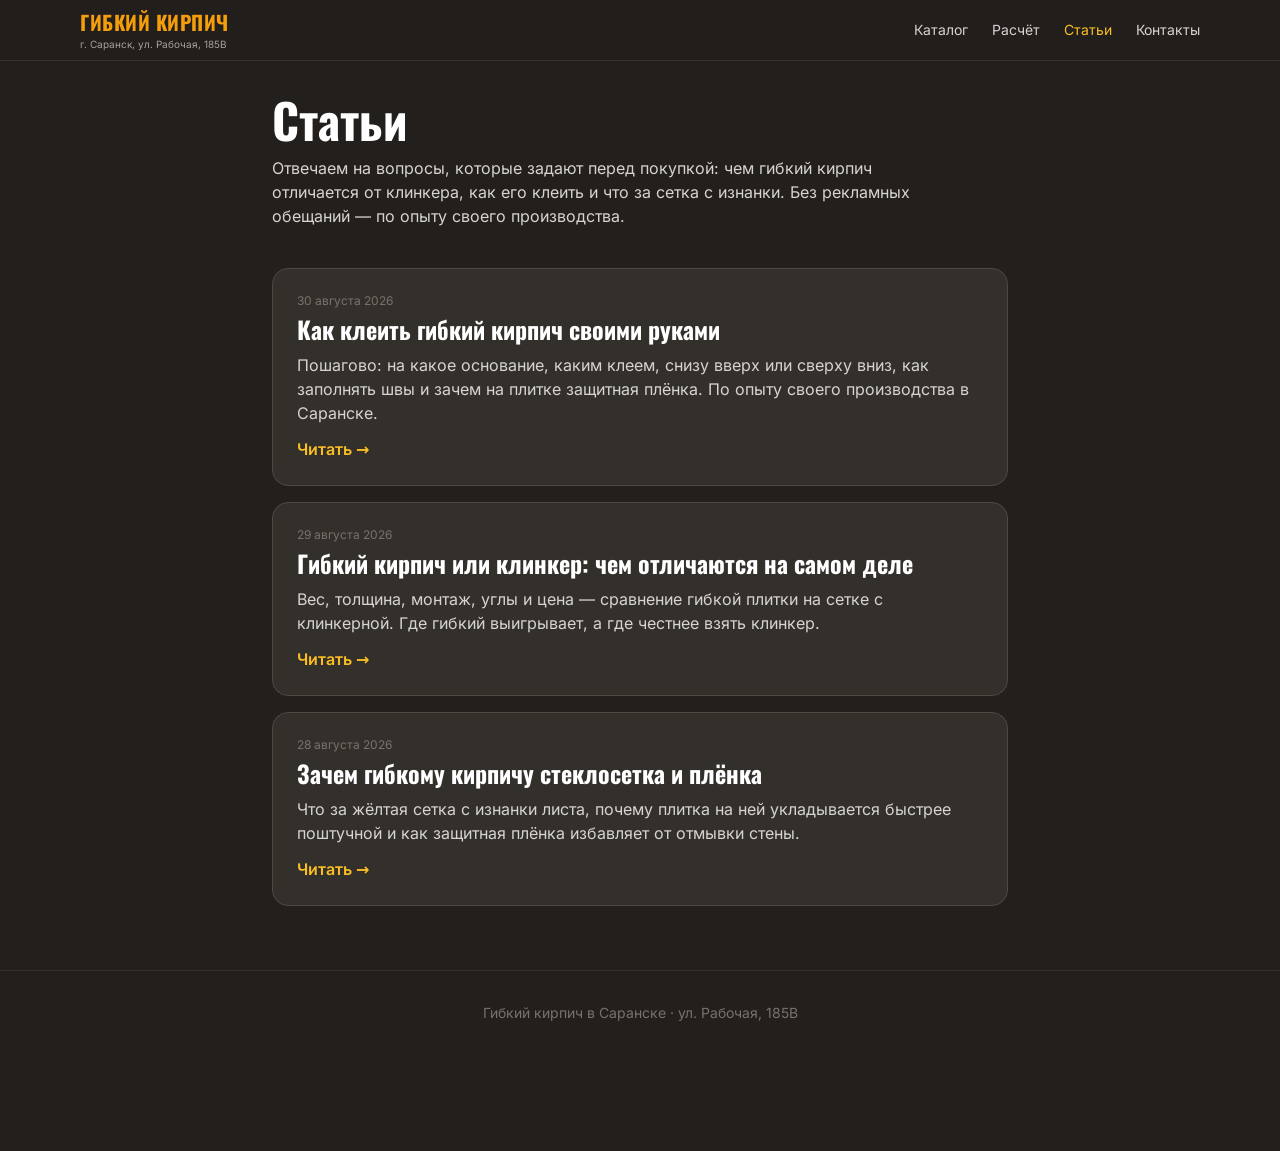
<file: blog/index.html>
<!DOCTYPE html>
<html lang="ru">
<head>
<meta charset="UTF-8">
<meta name="viewport" content="width=device-width, initial-scale=1.0">
<title>Статьи о гибком кирпиче — монтаж, отличия, выбор | Саранск</title>
<meta name="description" content="Как клеить гибкий кирпич, чем он отличается от клинкера, что такое стеклосетка и сколько материала нужно. Разбираем по опыту своего производства в Саранске.">
<link rel="canonical" href="https://saranskdekor.ru/blog/">
<link rel="icon" type="image/svg+xml" href="/favicon.svg">
<link rel="stylesheet" href="/css/fonts.css?v=a82b9fe5">
<link rel="stylesheet" href="/css/site.css?v=83cf811c">
<link rel="stylesheet" href="/css/ui.css?v=de473791">
</head>
<body class="bg-stone-900 font-sans text-white antialiased">

<header class="fixed top-0 left-0 right-0 z-50 bg-stone-900/90 backdrop-blur-sm border-b border-stone-800">
  <div class="max-w-6xl mx-auto px-4 py-2 flex items-center justify-between relative">
    <a href="/" class="flex items-center gap-2 md:flex-col md:items-start md:gap-0 leading-tight">
      <span class="font-heading font-bold text-amber-500 text-xl tracking-wide uppercase">Гибкий Кирпич</span>
      <span class="text-xs text-stone-300 md:text-[10px] md:text-stone-400">г. Саранск, ул. Рабочая, 185В</span>
    </a>
    <details class="menu-mob md:hidden" id="menu-mob">
      <summary aria-label="Меню разделов">
        <svg viewBox="0 0 24 24" fill="none" stroke="currentColor" stroke-width="2" aria-hidden="true">
          <path stroke-linecap="round" d="M4 7h16M4 12h16M4 17h16"/>
        </svg>
      </summary>
      <nav class="menu-mob__list">
        <a href="/#catalog">Каталог цветов</a>
        <a href="/#raschet-sec">Расчёт материала</a>
        <a href="/blog/">Все статьи</a>
        <a href="/#contact">Контакты</a>
        <a href="/#contact" class="menu-mob__tel" data-tel>Позвонить</a>
      </nav>
    </details>
    <nav class="hidden md:flex items-center gap-6 text-sm text-stone-300">
      <a href="/#catalog" class="hover:text-amber-400 transition-colors">Каталог</a>
      <a href="/#raschet-sec" class="hover:text-amber-400 transition-colors">Расчёт</a>
      <a href="/blog/" class="text-amber-400">Статьи</a>
      <a href="/#contact" class="hover:text-amber-400 transition-colors">Контакты</a>
    </nav>
  </div>
</header>

<main class="max-w-3xl mx-auto px-4 pt-24 pb-16">
  <h1 class="font-heading font-bold text-4xl sm:text-5xl leading-tight">Статьи</h1>
  <p class="text-stone-300 mt-3 max-w-2xl">
    Отвечаем на вопросы, которые задают перед покупкой: чем гибкий кирпич отличается
    от клинкера, как его клеить и что за сетка с изнанки. Без рекламных обещаний —
    по опыту своего производства.
  </p>

  <div class="mt-10 space-y-4">
    <a href="/blog/kak-kleit-gibkiy-kirpich/" class="block bg-stone-800 border border-stone-700 rounded-2xl p-6
       hover:border-amber-600 transition-colors">
      <p class="text-stone-500 text-xs">30 августа 2026</p>
      <h2 class="font-heading font-bold text-2xl mt-1">Как клеить гибкий кирпич своими руками</h2>
      <p class="text-stone-300 mt-2">Пошагово: на какое основание, каким клеем, снизу вверх или сверху вниз, как заполнять швы и зачем на плитке защитная плёнка. По опыту своего производства в Саранске.</p>
      <span class="inline-block mt-3 text-amber-400 font-semibold">Читать →</span>
    </a>
    <a href="/blog/gibkiy-kirpich-ili-klinker/" class="block bg-stone-800 border border-stone-700 rounded-2xl p-6
       hover:border-amber-600 transition-colors">
      <p class="text-stone-500 text-xs">29 августа 2026</p>
      <h2 class="font-heading font-bold text-2xl mt-1">Гибкий кирпич или клинкер: чем отличаются на самом деле</h2>
      <p class="text-stone-300 mt-2">Вес, толщина, монтаж, углы и цена — сравнение гибкой плитки на сетке с клинкерной. Где гибкий выигрывает, а где честнее взять клинкер.</p>
      <span class="inline-block mt-3 text-amber-400 font-semibold">Читать →</span>
    </a>
    <a href="/blog/setka-i-plenka/" class="block bg-stone-800 border border-stone-700 rounded-2xl p-6
       hover:border-amber-600 transition-colors">
      <p class="text-stone-500 text-xs">28 августа 2026</p>
      <h2 class="font-heading font-bold text-2xl mt-1">Зачем гибкому кирпичу стеклосетка и плёнка</h2>
      <p class="text-stone-300 mt-2">Что за жёлтая сетка с изнанки листа, почему плитка на ней укладывается быстрее поштучной и как защитная плёнка избавляет от отмывки стены.</p>
      <span class="inline-block mt-3 text-amber-400 font-semibold">Читать →</span>
    </a>
  </div>
</main>

<footer class="border-t border-stone-800 py-8 text-center text-stone-500 text-sm">
  <a href="/" class="hover:text-amber-400">Гибкий кирпич в Саранске</a> · ул. Рабочая, 185В
</footer>
<script defer src="/js/menu.js?v=9bf23a84"></script>
</body>
</html>
</file>
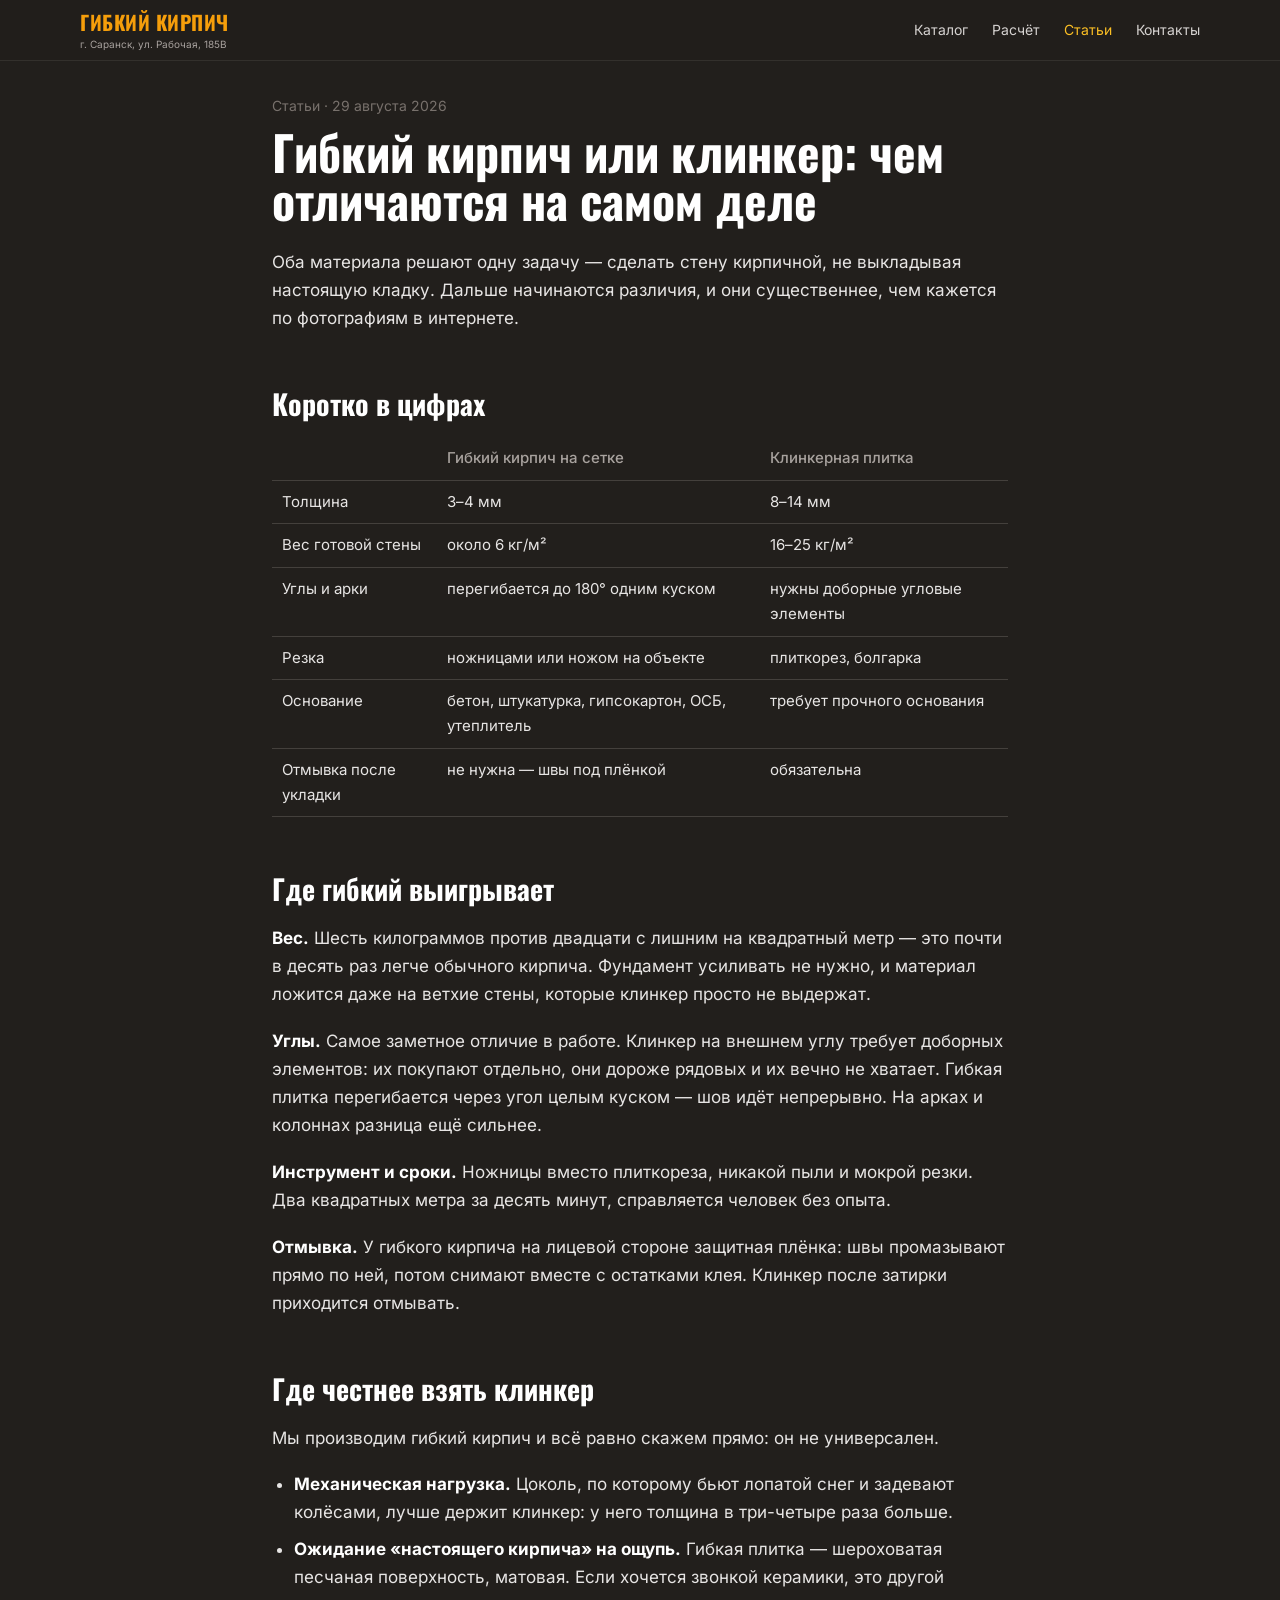
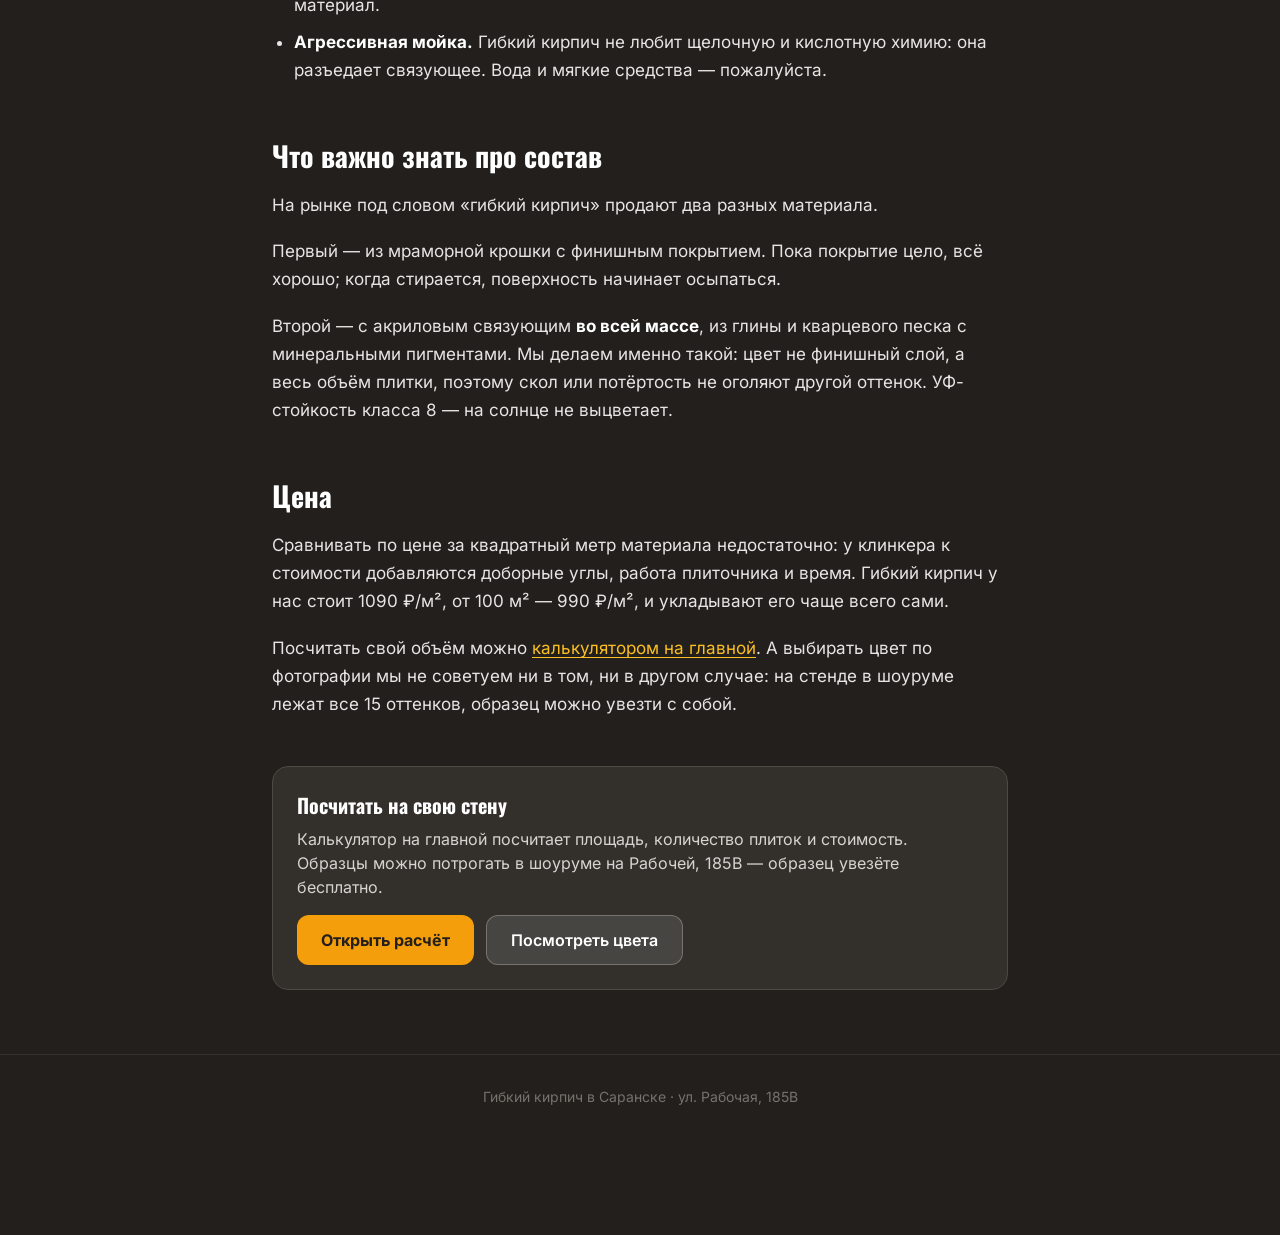
<file: blog/gibkiy-kirpich-ili-klinker/index.html>
<!DOCTYPE html>
<html lang="ru">
<head>
<meta charset="UTF-8">
<meta name="viewport" content="width=device-width, initial-scale=1.0">
<title>Гибкий кирпич или клинкер: чем отличаются на самом деле | Гибкий кирпич в Саранске</title>
<meta name="description" content="Вес, толщина, монтаж, углы и цена — сравнение гибкой плитки на сетке с клинкерной. Где гибкий выигрывает, а где честнее взять клинкер.">
<meta name="keywords" content="гибкий клинкер, гибкий кирпич или клинкерная плитка, что лучше">
<link rel="canonical" href="https://saranskdekor.ru/blog/gibkiy-kirpich-ili-klinker/">
<link rel="icon" type="image/svg+xml" href="/favicon.svg">
<link rel="stylesheet" href="/css/fonts.css?v=a82b9fe5">
<link rel="stylesheet" href="/css/site.css?v=83cf811c">
<link rel="stylesheet" href="/css/ui.css?v=de473791">
<meta property="og:type" content="article">
<meta property="og:title" content="Гибкий кирпич или клинкер: чем отличаются на самом деле">
<meta property="og:description" content="Вес, толщина, монтаж, углы и цена — сравнение гибкой плитки на сетке с клинкерной. Где гибкий выигрывает, а где честнее взять клинкер.">
<meta property="og:url" content="https://saranskdekor.ru/blog/gibkiy-kirpich-ili-klinker/">
<script type="application/ld+json">
{"@context":"https://schema.org","@type":"Article","headline":"Гибкий кирпич или клинкер: чем отличаются на самом деле","description":"Вес, толщина, монтаж, углы и цена — сравнение гибкой плитки на сетке с клинкерной. Где гибкий выигрывает, а где честнее взять клинкер.","datePublished":"2026-08-29","mainEntityOfPage":"https://saranskdekor.ru/blog/gibkiy-kirpich-ili-klinker/","publisher":{"@type":"Organization","name":"Гибкий Кирпич","url":"https://saranskdekor.ru/"}}
</script>
</head>
<body class="bg-stone-900 font-sans text-white antialiased">

<header class="fixed top-0 left-0 right-0 z-50 bg-stone-900/90 backdrop-blur-sm border-b border-stone-800">
  <div class="max-w-6xl mx-auto px-4 py-2 flex items-center justify-between relative">
    <a href="/" class="flex items-center gap-2 md:flex-col md:items-start md:gap-0 leading-tight">
      <span class="font-heading font-bold text-amber-500 text-xl tracking-wide uppercase">Гибкий Кирпич</span>
      <span class="text-xs text-stone-300 md:text-[10px] md:text-stone-400">г. Саранск, ул. Рабочая, 185В</span>
    </a>
    <details class="menu-mob md:hidden" id="menu-mob">
      <summary aria-label="Меню разделов">
        <svg viewBox="0 0 24 24" fill="none" stroke="currentColor" stroke-width="2" aria-hidden="true">
          <path stroke-linecap="round" d="M4 7h16M4 12h16M4 17h16"/>
        </svg>
      </summary>
      <nav class="menu-mob__list">
        <a href="/#catalog">Каталог цветов</a>
        <a href="/#raschet-sec">Расчёт материала</a>
        <a href="/blog/">Все статьи</a>
        <a href="/#contact">Контакты</a>
        <a href="/#contact" class="menu-mob__tel" data-tel>Позвонить</a>
      </nav>
    </details>
    <nav class="hidden md:flex items-center gap-6 text-sm text-stone-300">
      <a href="/#catalog" class="hover:text-amber-400 transition-colors">Каталог</a>
      <a href="/#raschet-sec" class="hover:text-amber-400 transition-colors">Расчёт</a>
      <a href="/blog/" class="text-amber-400">Статьи</a>
      <a href="/#contact" class="hover:text-amber-400 transition-colors">Контакты</a>
    </nav>
  </div>
</header>

<main class="max-w-3xl mx-auto px-4 pt-24 pb-16">
  <p class="text-stone-500 text-sm"><a href="/blog/" class="hover:text-amber-400">Статьи</a> · 29 августа 2026</p>
  <h1 class="font-heading font-bold text-3xl sm:text-5xl leading-tight mt-3 mb-6">Гибкий кирпич или клинкер: чем отличаются на самом деле</h1>

  <article class="statya">
<p>Оба материала решают одну задачу — сделать стену кирпичной, не выкладывая
настоящую кладку. Дальше начинаются различия, и они существеннее, чем кажется
по фотографиям в интернете.</p>
<h2>Коротко в цифрах</h2>
<table>
<thead>
<tr>
<th></th>
<th>Гибкий кирпич на сетке</th>
<th>Клинкерная плитка</th>
</tr>
</thead>
<tbody>
<tr>
<td>Толщина</td>
<td>3–4 мм</td>
<td>8–14 мм</td>
</tr>
<tr>
<td>Вес готовой стены</td>
<td>около 6 кг/м²</td>
<td>16–25 кг/м²</td>
</tr>
<tr>
<td>Углы и арки</td>
<td>перегибается до 180° одним куском</td>
<td>нужны доборные угловые элементы</td>
</tr>
<tr>
<td>Резка</td>
<td>ножницами или ножом на объекте</td>
<td>плиткорез, болгарка</td>
</tr>
<tr>
<td>Основание</td>
<td>бетон, штукатурка, гипсокартон, ОСБ, утеплитель</td>
<td>требует прочного основания</td>
</tr>
<tr>
<td>Отмывка после укладки</td>
<td>не нужна — швы под плёнкой</td>
<td>обязательна</td>
</tr>
</tbody>
</table>
<h2>Где гибкий выигрывает</h2>
<p><strong>Вес.</strong> Шесть килограммов против двадцати с лишним на квадратный метр — это
почти в десять раз легче обычного кирпича. Фундамент усиливать не нужно, и
материал ложится даже на ветхие стены, которые клинкер просто не выдержат.</p>
<p><strong>Углы.</strong> Самое заметное отличие в работе. Клинкер на внешнем углу требует
доборных элементов: их покупают отдельно, они дороже рядовых и их вечно не хватает.
Гибкая плитка перегибается через угол целым куском — шов идёт непрерывно.
На арках и колоннах разница ещё сильнее.</p>
<p><strong>Инструмент и сроки.</strong> Ножницы вместо плиткореза, никакой пыли и мокрой резки.
Два квадратных метра за десять минут, справляется человек без опыта.</p>
<p><strong>Отмывка.</strong> У гибкого кирпича на лицевой стороне защитная плёнка: швы промазывают
прямо по ней, потом снимают вместе с остатками клея. Клинкер после затирки
приходится отмывать.</p>
<h2>Где честнее взять клинкер</h2>
<p>Мы производим гибкий кирпич и всё равно скажем прямо: он не универсален.</p>
<ul>
<li><strong>Механическая нагрузка.</strong> Цоколь, по которому бьют лопатой снег и задевают
  колёсами, лучше держит клинкер: у него толщина в три-четыре раза больше.</li>
<li><strong>Ожидание «настоящего кирпича» на ощупь.</strong> Гибкая плитка — шероховатая
  песчаная поверхность, матовая. Если хочется звонкой керамики, это другой материал.</li>
<li><strong>Агрессивная мойка.</strong> Гибкий кирпич не любит щелочную и кислотную химию:
  она разъедает связующее. Вода и мягкие средства — пожалуйста.</li>
</ul>
<h2>Что важно знать про состав</h2>
<p>На рынке под словом «гибкий кирпич» продают два разных материала.</p>
<p>Первый — из мраморной крошки с финишным покрытием. Пока покрытие цело, всё хорошо;
когда стирается, поверхность начинает осыпаться.</p>
<p>Второй — с акриловым связующим <strong>во всей массе</strong>, из глины и кварцевого песка
с минеральными пигментами. Мы делаем именно такой: цвет не финишный слой, а весь
объём плитки, поэтому скол или потёртость не оголяют другой оттенок.
УФ-стойкость класса 8 — на солнце не выцветает.</p>
<h2>Цена</h2>
<p>Сравнивать по цене за квадратный метр материала недостаточно: у клинкера к
стоимости добавляются доборные углы, работа плиточника и время. Гибкий кирпич
у нас стоит 1090 ₽/м², от 100 м² — 990 ₽/м², и укладывают его чаще всего сами.</p>
<p>Посчитать свой объём можно <a href="/#raschet-sec">калькулятором на главной</a>.
А выбирать цвет по фотографии мы не советуем ни в том, ни в другом случае:
на стенде в шоуруме лежат все 15 оттенков, образец можно увезти с собой.</p>
  </article>

  <aside class="mt-12 bg-stone-800 border border-stone-700 rounded-2xl p-6">
    <p class="font-heading font-bold text-xl">Посчитать на свою стену</p>
    <p class="text-stone-300 mt-2">
      Калькулятор на главной посчитает площадь, количество плиток и стоимость.
      Образцы можно потрогать в шоуруме на Рабочей, 185В — образец увезёте бесплатно.
    </p>
    <div class="mt-4 flex flex-wrap gap-3">
      <a href="/#raschet-sec" class="inline-flex items-center gap-2 bg-amber-500 hover:bg-amber-400 text-stone-900 font-bold px-6 py-3 rounded-xl transition-colors">Открыть расчёт</a>
      <a href="/#catalog" class="inline-flex items-center gap-2 bg-white/10 hover:bg-white/20 border border-white/25 text-white font-semibold px-6 py-3 rounded-xl transition-colors">Посмотреть цвета</a>
    </div>
  </aside>
</main>

<footer class="border-t border-stone-800 py-8 text-center text-stone-500 text-sm">
  <a href="/" class="hover:text-amber-400">Гибкий кирпич в Саранске</a> · ул. Рабочая, 185В
</footer>
<script defer src="/js/menu.js?v=9bf23a84"></script>
</body>
</html>
</file>
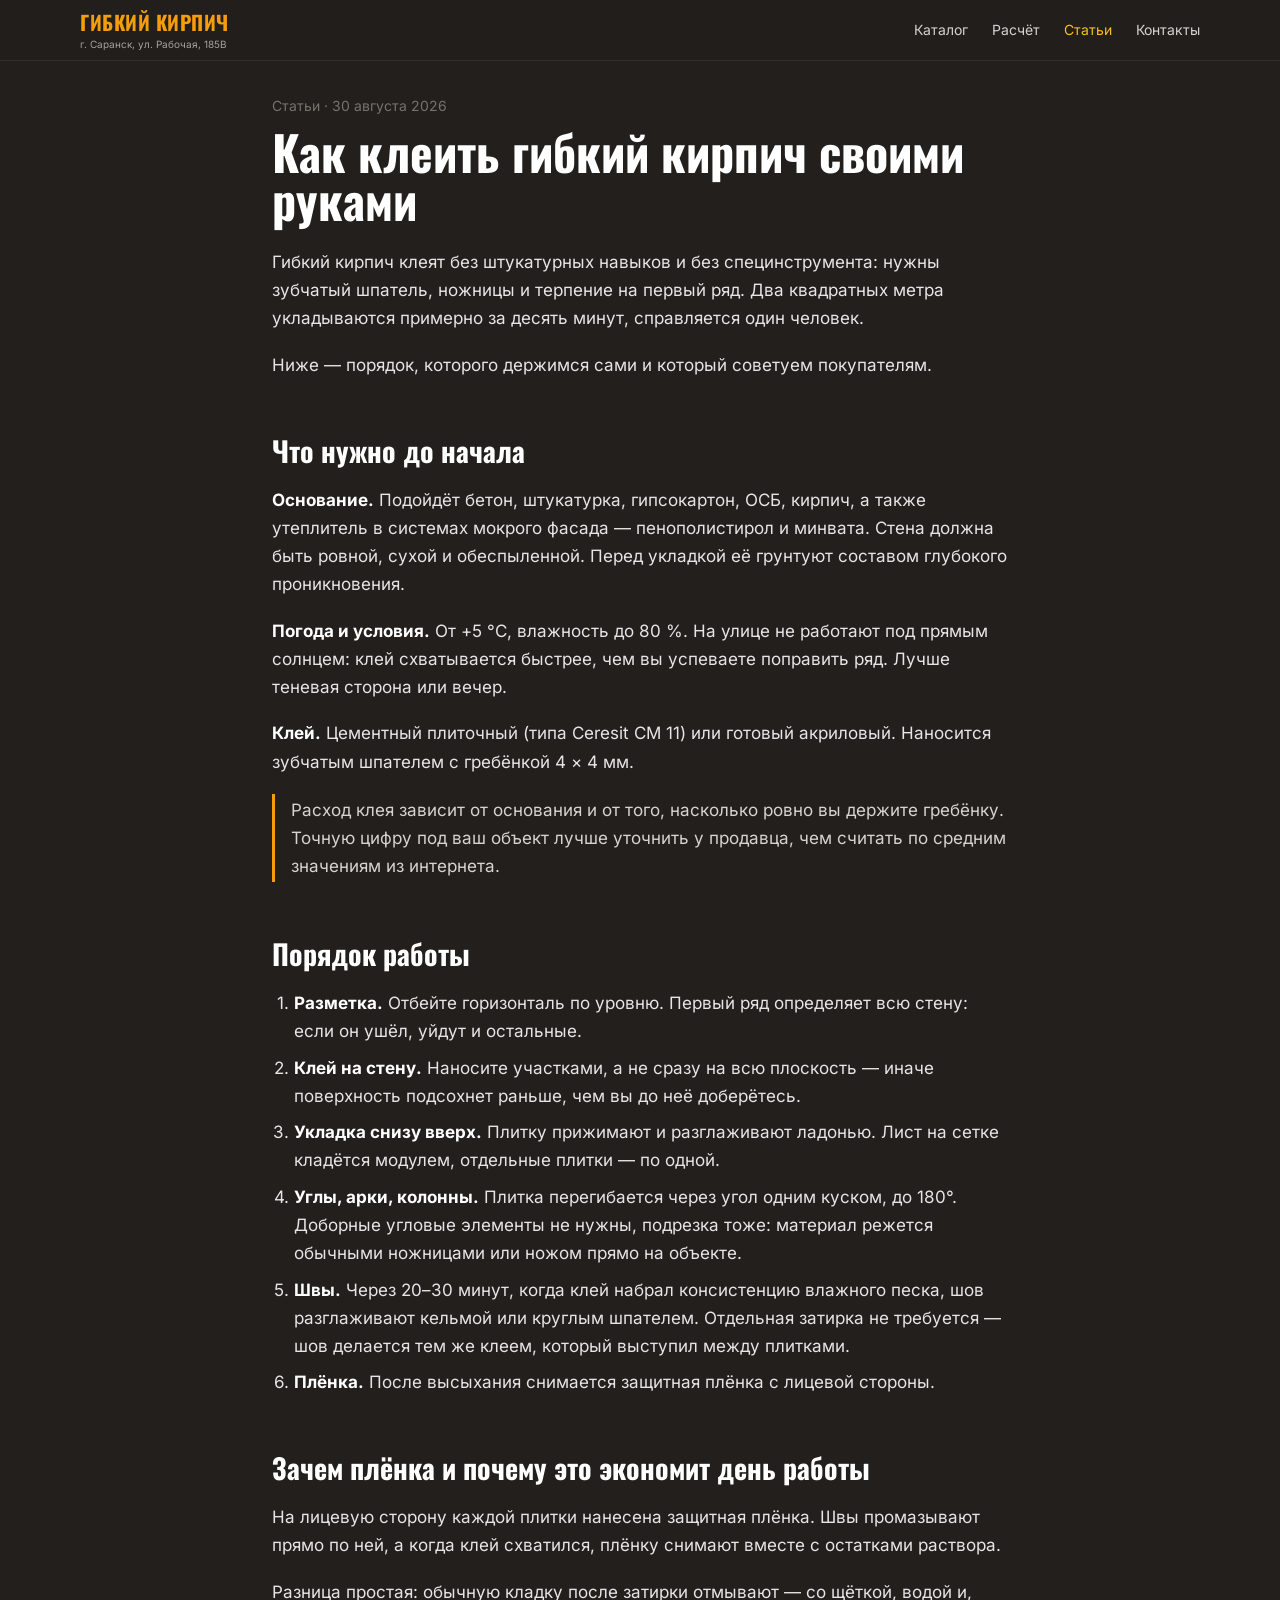
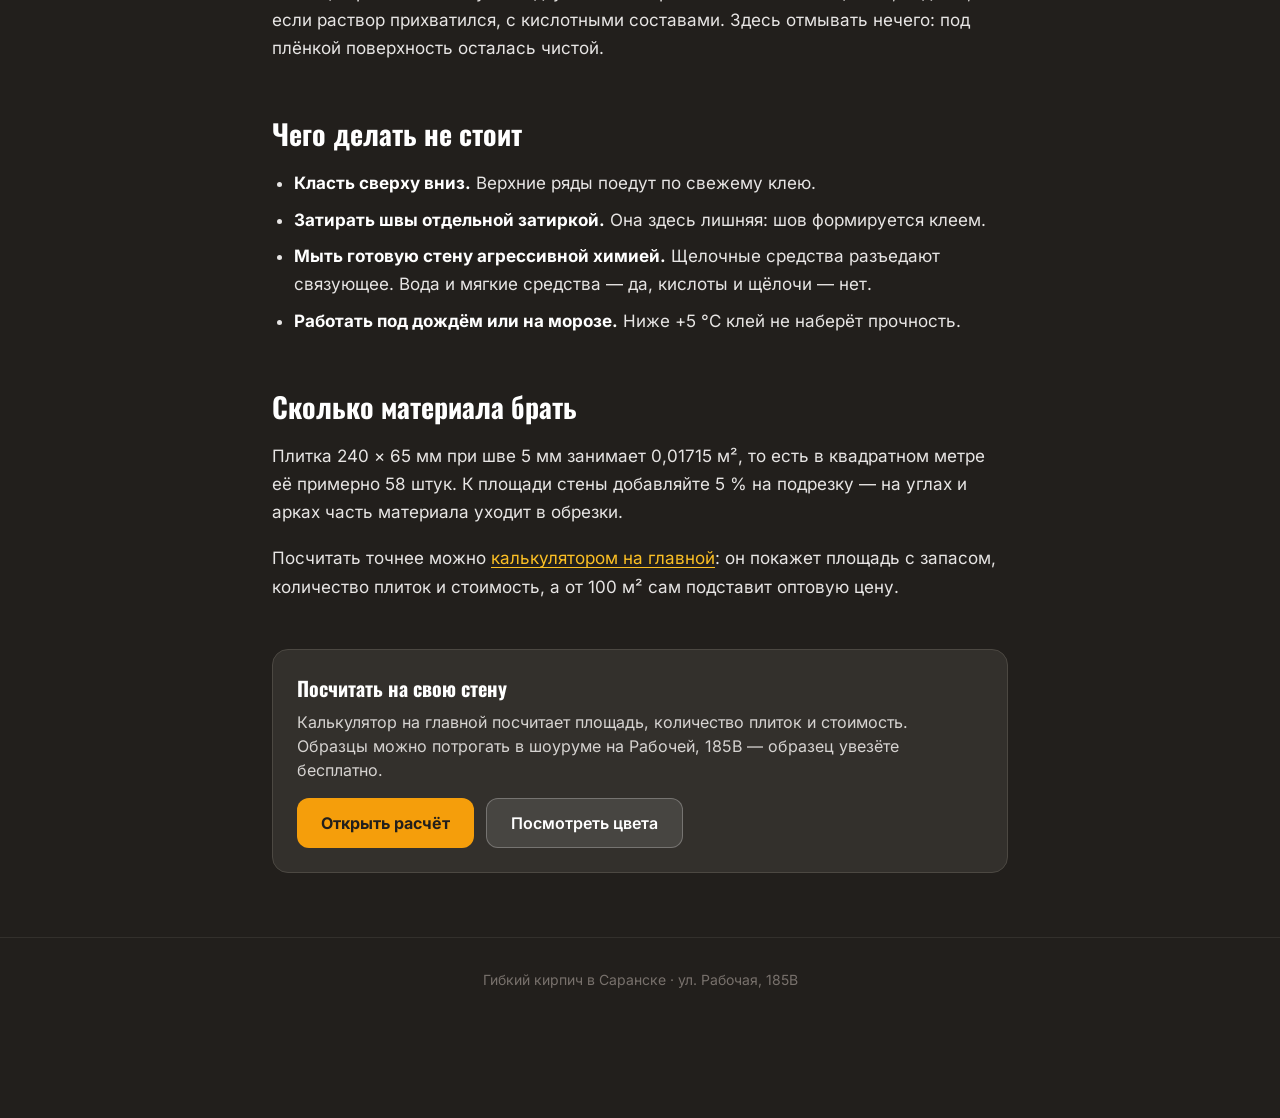
<file: blog/kak-kleit-gibkiy-kirpich/index.html>
<!DOCTYPE html>
<html lang="ru">
<head>
<meta charset="UTF-8">
<meta name="viewport" content="width=device-width, initial-scale=1.0">
<title>Как клеить гибкий кирпич своими руками | Гибкий кирпич в Саранске</title>
<meta name="description" content="Пошагово: на какое основание, каким клеем, снизу вверх или сверху вниз, как заполнять швы и зачем на плитке защитная плёнка. По опыту своего производства в Саранске.">
<meta name="keywords" content="монтаж гибкого кирпича, как клеить гибкий кирпич своими руками, гибкий кирпич на сетке">
<link rel="canonical" href="https://saranskdekor.ru/blog/kak-kleit-gibkiy-kirpich/">
<link rel="icon" type="image/svg+xml" href="/favicon.svg">
<link rel="stylesheet" href="/css/fonts.css?v=a82b9fe5">
<link rel="stylesheet" href="/css/site.css?v=83cf811c">
<link rel="stylesheet" href="/css/ui.css?v=de473791">
<meta property="og:type" content="article">
<meta property="og:title" content="Как клеить гибкий кирпич своими руками">
<meta property="og:description" content="Пошагово: на какое основание, каким клеем, снизу вверх или сверху вниз, как заполнять швы и зачем на плитке защитная плёнка. По опыту своего производства в Саранске.">
<meta property="og:url" content="https://saranskdekor.ru/blog/kak-kleit-gibkiy-kirpich/">
<script type="application/ld+json">
{"@context":"https://schema.org","@type":"Article","headline":"Как клеить гибкий кирпич своими руками","description":"Пошагово: на какое основание, каким клеем, снизу вверх или сверху вниз, как заполнять швы и зачем на плитке защитная плёнка. По опыту своего производства в Саранске.","datePublished":"2026-08-30","mainEntityOfPage":"https://saranskdekor.ru/blog/kak-kleit-gibkiy-kirpich/","publisher":{"@type":"Organization","name":"Гибкий Кирпич","url":"https://saranskdekor.ru/"}}
</script>
</head>
<body class="bg-stone-900 font-sans text-white antialiased">

<header class="fixed top-0 left-0 right-0 z-50 bg-stone-900/90 backdrop-blur-sm border-b border-stone-800">
  <div class="max-w-6xl mx-auto px-4 py-2 flex items-center justify-between relative">
    <a href="/" class="flex items-center gap-2 md:flex-col md:items-start md:gap-0 leading-tight">
      <span class="font-heading font-bold text-amber-500 text-xl tracking-wide uppercase">Гибкий Кирпич</span>
      <span class="text-xs text-stone-300 md:text-[10px] md:text-stone-400">г. Саранск, ул. Рабочая, 185В</span>
    </a>
    <details class="menu-mob md:hidden" id="menu-mob">
      <summary aria-label="Меню разделов">
        <svg viewBox="0 0 24 24" fill="none" stroke="currentColor" stroke-width="2" aria-hidden="true">
          <path stroke-linecap="round" d="M4 7h16M4 12h16M4 17h16"/>
        </svg>
      </summary>
      <nav class="menu-mob__list">
        <a href="/#catalog">Каталог цветов</a>
        <a href="/#raschet-sec">Расчёт материала</a>
        <a href="/blog/">Все статьи</a>
        <a href="/#contact">Контакты</a>
        <a href="/#contact" class="menu-mob__tel" data-tel>Позвонить</a>
      </nav>
    </details>
    <nav class="hidden md:flex items-center gap-6 text-sm text-stone-300">
      <a href="/#catalog" class="hover:text-amber-400 transition-colors">Каталог</a>
      <a href="/#raschet-sec" class="hover:text-amber-400 transition-colors">Расчёт</a>
      <a href="/blog/" class="text-amber-400">Статьи</a>
      <a href="/#contact" class="hover:text-amber-400 transition-colors">Контакты</a>
    </nav>
  </div>
</header>

<main class="max-w-3xl mx-auto px-4 pt-24 pb-16">
  <p class="text-stone-500 text-sm"><a href="/blog/" class="hover:text-amber-400">Статьи</a> · 30 августа 2026</p>
  <h1 class="font-heading font-bold text-3xl sm:text-5xl leading-tight mt-3 mb-6">Как клеить гибкий кирпич своими руками</h1>

  <article class="statya">
<p>Гибкий кирпич клеят без штукатурных навыков и без специнструмента: нужны зубчатый
шпатель, ножницы и терпение на первый ряд. Два квадратных метра укладываются
примерно за десять минут, справляется один человек.</p>
<p>Ниже — порядок, которого держимся сами и который советуем покупателям.</p>
<h2>Что нужно до начала</h2>
<p><strong>Основание.</strong> Подойдёт бетон, штукатурка, гипсокартон, ОСБ, кирпич, а также
утеплитель в системах мокрого фасада — пенополистирол и минвата. Стена должна быть
ровной, сухой и обеспыленной. Перед укладкой её грунтуют составом глубокого
проникновения.</p>
<p><strong>Погода и условия.</strong> От +5 °C, влажность до 80 %. На улице не работают под прямым
солнцем: клей схватывается быстрее, чем вы успеваете поправить ряд. Лучше теневая
сторона или вечер.</p>
<p><strong>Клей.</strong> Цементный плиточный (типа Ceresit CM 11) или готовый акриловый.
Наносится зубчатым шпателем с гребёнкой 4 × 4 мм.</p>
<blockquote>
<p>Расход клея зависит от основания и от того, насколько ровно вы держите гребёнку.
Точную цифру под ваш объект лучше уточнить у продавца, чем считать по средним
значениям из интернета.</p>
</blockquote>
<h2>Порядок работы</h2>
<ol>
<li><strong>Разметка.</strong> Отбейте горизонталь по уровню. Первый ряд определяет всю стену:
   если он ушёл, уйдут и остальные.</li>
<li><strong>Клей на стену.</strong> Наносите участками, а не сразу на всю плоскость — иначе
   поверхность подсохнет раньше, чем вы до неё доберётесь.</li>
<li><strong>Укладка снизу вверх.</strong> Плитку прижимают и разглаживают ладонью.
   Лист на сетке кладётся модулем, отдельные плитки — по одной.</li>
<li><strong>Углы, арки, колонны.</strong> Плитка перегибается через угол одним куском, до 180°.
   Доборные угловые элементы не нужны, подрезка тоже: материал режется обычными
   ножницами или ножом прямо на объекте.</li>
<li><strong>Швы.</strong> Через 20–30 минут, когда клей набрал консистенцию влажного песка,
   шов разглаживают кельмой или круглым шпателем. Отдельная затирка не требуется —
   шов делается тем же клеем, который выступил между плитками.</li>
<li><strong>Плёнка.</strong> После высыхания снимается защитная плёнка с лицевой стороны.</li>
</ol>
<h2>Зачем плёнка и почему это экономит день работы</h2>
<p>На лицевую сторону каждой плитки нанесена защитная плёнка. Швы промазывают прямо
по ней, а когда клей схватился, плёнку снимают вместе с остатками раствора.</p>
<p>Разница простая: обычную кладку после затирки отмывают — со щёткой, водой и,
если раствор прихватился, с кислотными составами. Здесь отмывать нечего:
под плёнкой поверхность осталась чистой.</p>
<h2>Чего делать не стоит</h2>
<ul>
<li><strong>Класть сверху вниз.</strong> Верхние ряды поедут по свежему клею.</li>
<li><strong>Затирать швы отдельной затиркой.</strong> Она здесь лишняя: шов формируется клеем.</li>
<li><strong>Мыть готовую стену агрессивной химией.</strong> Щелочные средства разъедают
  связующее. Вода и мягкие средства — да, кислоты и щёлочи — нет.</li>
<li><strong>Работать под дождём или на морозе.</strong> Ниже +5 °C клей не наберёт прочность.</li>
</ul>
<h2>Сколько материала брать</h2>
<p>Плитка 240 × 65 мм при шве 5 мм занимает 0,01715 м², то есть в квадратном метре
её примерно 58 штук. К площади стены добавляйте 5 % на подрезку — на углах и
арках часть материала уходит в обрезки.</p>
<p>Посчитать точнее можно <a href="/#raschet-sec">калькулятором на главной</a>: он покажет
площадь с запасом, количество плиток и стоимость, а от 100 м² сам подставит
оптовую цену.</p>
  </article>

  <aside class="mt-12 bg-stone-800 border border-stone-700 rounded-2xl p-6">
    <p class="font-heading font-bold text-xl">Посчитать на свою стену</p>
    <p class="text-stone-300 mt-2">
      Калькулятор на главной посчитает площадь, количество плиток и стоимость.
      Образцы можно потрогать в шоуруме на Рабочей, 185В — образец увезёте бесплатно.
    </p>
    <div class="mt-4 flex flex-wrap gap-3">
      <a href="/#raschet-sec" class="inline-flex items-center gap-2 bg-amber-500 hover:bg-amber-400 text-stone-900 font-bold px-6 py-3 rounded-xl transition-colors">Открыть расчёт</a>
      <a href="/#catalog" class="inline-flex items-center gap-2 bg-white/10 hover:bg-white/20 border border-white/25 text-white font-semibold px-6 py-3 rounded-xl transition-colors">Посмотреть цвета</a>
    </div>
  </aside>
</main>

<footer class="border-t border-stone-800 py-8 text-center text-stone-500 text-sm">
  <a href="/" class="hover:text-amber-400">Гибкий кирпич в Саранске</a> · ул. Рабочая, 185В
</footer>
<script defer src="/js/menu.js?v=9bf23a84"></script>
</body>
</html>
</file>
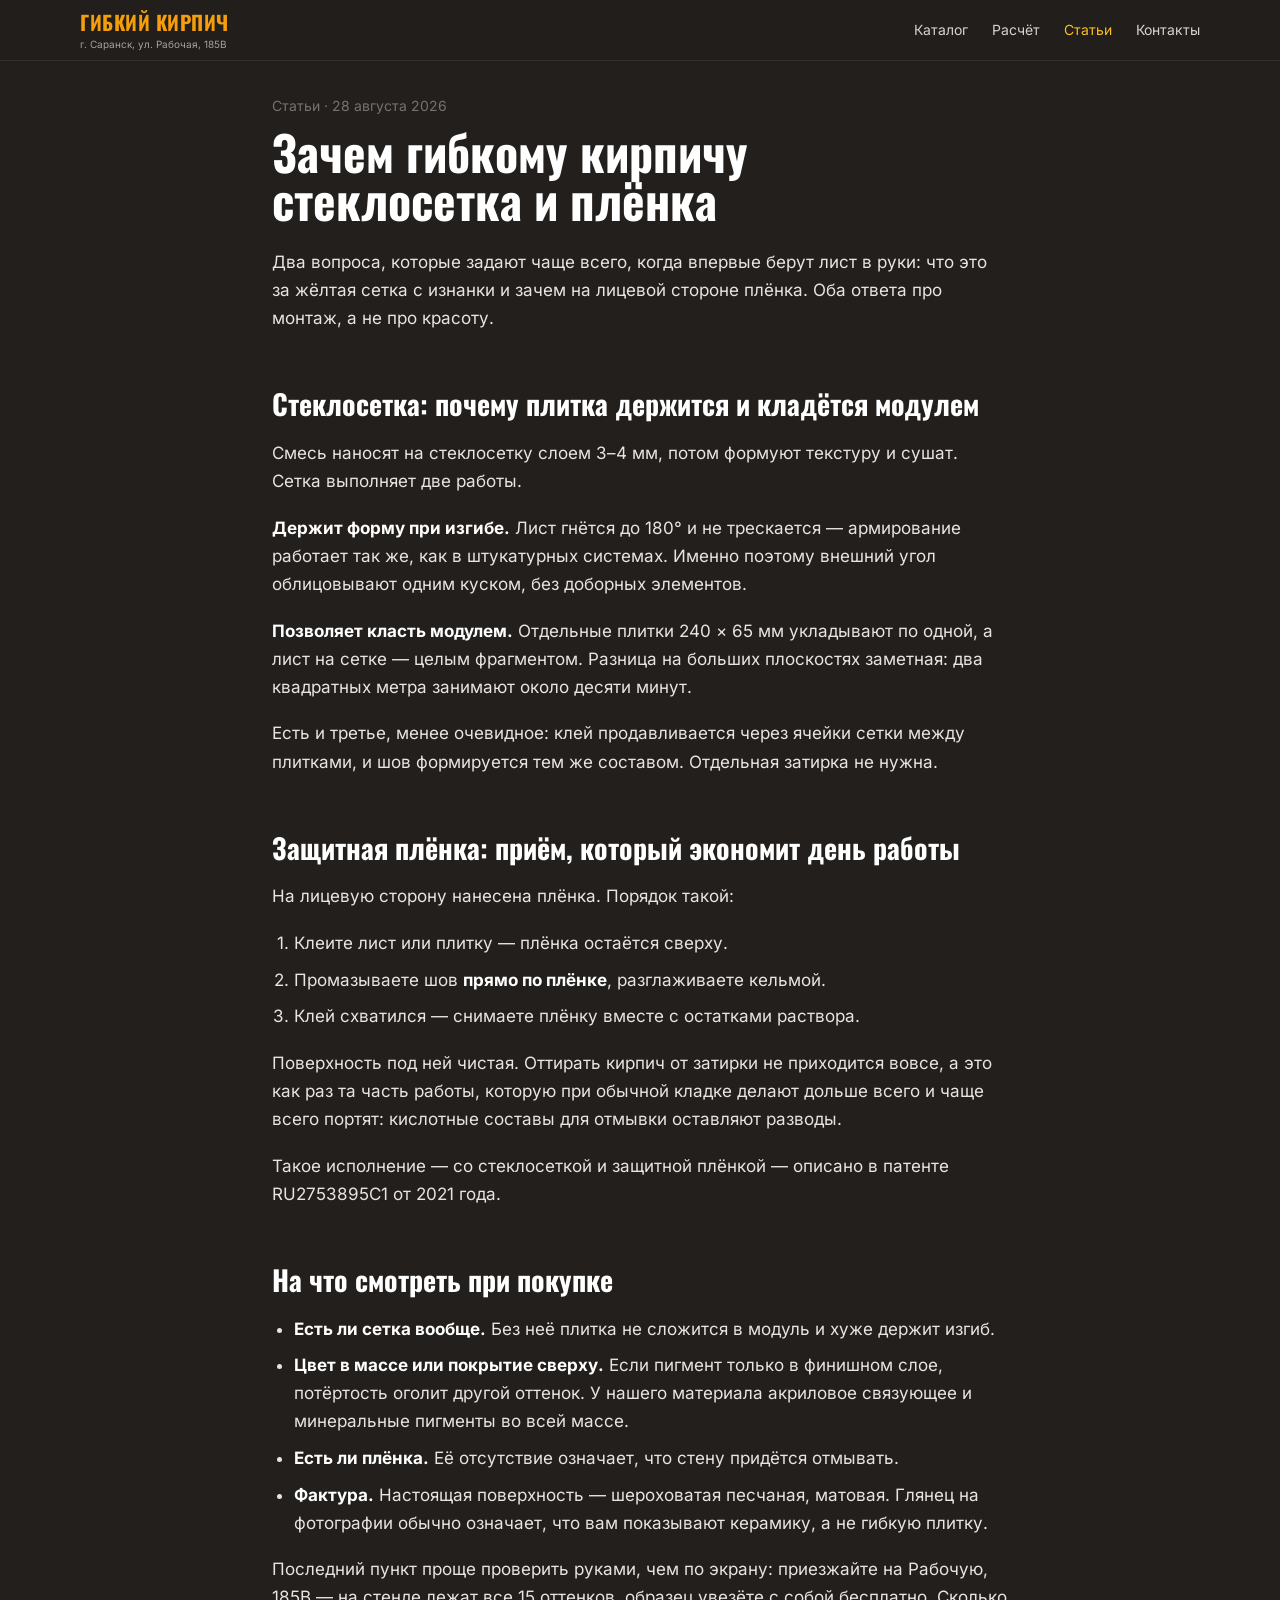
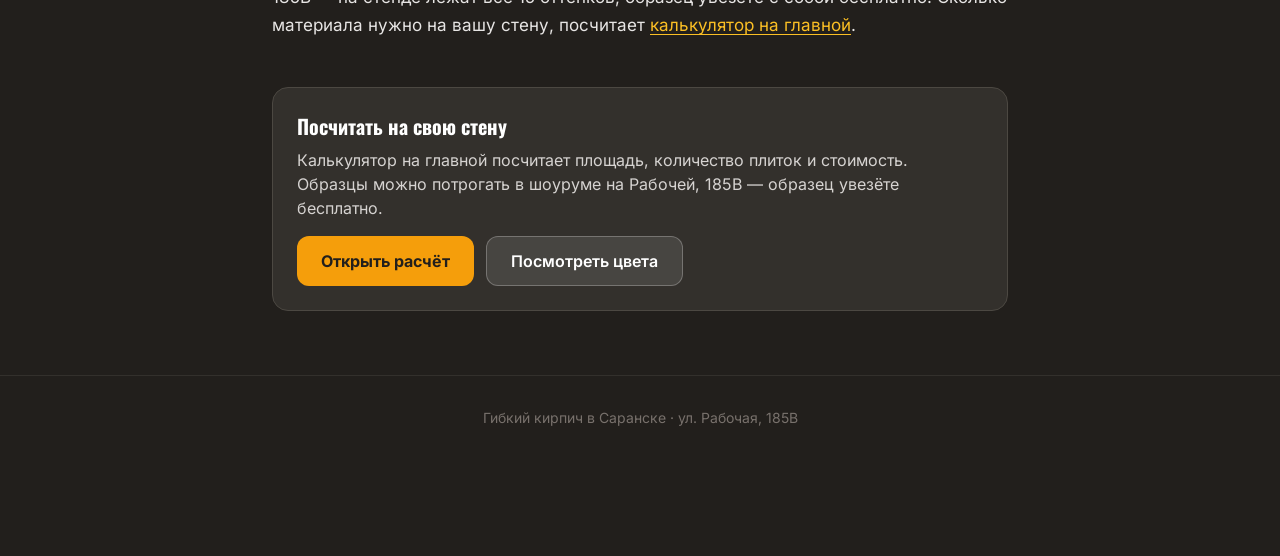
<file: blog/setka-i-plenka/index.html>
<!DOCTYPE html>
<html lang="ru">
<head>
<meta charset="UTF-8">
<meta name="viewport" content="width=device-width, initial-scale=1.0">
<title>Зачем гибкому кирпичу стеклосетка и плёнка | Гибкий кирпич в Саранске</title>
<meta name="description" content="Что за жёлтая сетка с изнанки листа, почему плитка на ней укладывается быстрее поштучной и как защитная плёнка избавляет от отмывки стены.">
<meta name="keywords" content="сетка для гибкого кирпича, гибкий кирпич на сетке, гибкий кирпич с плёнкой">
<link rel="canonical" href="https://saranskdekor.ru/blog/setka-i-plenka/">
<link rel="icon" type="image/svg+xml" href="/favicon.svg">
<link rel="stylesheet" href="/css/fonts.css?v=a82b9fe5">
<link rel="stylesheet" href="/css/site.css?v=83cf811c">
<link rel="stylesheet" href="/css/ui.css?v=de473791">
<meta property="og:type" content="article">
<meta property="og:title" content="Зачем гибкому кирпичу стеклосетка и плёнка">
<meta property="og:description" content="Что за жёлтая сетка с изнанки листа, почему плитка на ней укладывается быстрее поштучной и как защитная плёнка избавляет от отмывки стены.">
<meta property="og:url" content="https://saranskdekor.ru/blog/setka-i-plenka/">
<script type="application/ld+json">
{"@context":"https://schema.org","@type":"Article","headline":"Зачем гибкому кирпичу стеклосетка и плёнка","description":"Что за жёлтая сетка с изнанки листа, почему плитка на ней укладывается быстрее поштучной и как защитная плёнка избавляет от отмывки стены.","datePublished":"2026-08-28","mainEntityOfPage":"https://saranskdekor.ru/blog/setka-i-plenka/","publisher":{"@type":"Organization","name":"Гибкий Кирпич","url":"https://saranskdekor.ru/"}}
</script>
</head>
<body class="bg-stone-900 font-sans text-white antialiased">

<header class="fixed top-0 left-0 right-0 z-50 bg-stone-900/90 backdrop-blur-sm border-b border-stone-800">
  <div class="max-w-6xl mx-auto px-4 py-2 flex items-center justify-between relative">
    <a href="/" class="flex items-center gap-2 md:flex-col md:items-start md:gap-0 leading-tight">
      <span class="font-heading font-bold text-amber-500 text-xl tracking-wide uppercase">Гибкий Кирпич</span>
      <span class="text-xs text-stone-300 md:text-[10px] md:text-stone-400">г. Саранск, ул. Рабочая, 185В</span>
    </a>
    <details class="menu-mob md:hidden" id="menu-mob">
      <summary aria-label="Меню разделов">
        <svg viewBox="0 0 24 24" fill="none" stroke="currentColor" stroke-width="2" aria-hidden="true">
          <path stroke-linecap="round" d="M4 7h16M4 12h16M4 17h16"/>
        </svg>
      </summary>
      <nav class="menu-mob__list">
        <a href="/#catalog">Каталог цветов</a>
        <a href="/#raschet-sec">Расчёт материала</a>
        <a href="/blog/">Все статьи</a>
        <a href="/#contact">Контакты</a>
        <a href="/#contact" class="menu-mob__tel" data-tel>Позвонить</a>
      </nav>
    </details>
    <nav class="hidden md:flex items-center gap-6 text-sm text-stone-300">
      <a href="/#catalog" class="hover:text-amber-400 transition-colors">Каталог</a>
      <a href="/#raschet-sec" class="hover:text-amber-400 transition-colors">Расчёт</a>
      <a href="/blog/" class="text-amber-400">Статьи</a>
      <a href="/#contact" class="hover:text-amber-400 transition-colors">Контакты</a>
    </nav>
  </div>
</header>

<main class="max-w-3xl mx-auto px-4 pt-24 pb-16">
  <p class="text-stone-500 text-sm"><a href="/blog/" class="hover:text-amber-400">Статьи</a> · 28 августа 2026</p>
  <h1 class="font-heading font-bold text-3xl sm:text-5xl leading-tight mt-3 mb-6">Зачем гибкому кирпичу стеклосетка и плёнка</h1>

  <article class="statya">
<p>Два вопроса, которые задают чаще всего, когда впервые берут лист в руки:
что это за жёлтая сетка с изнанки и зачем на лицевой стороне плёнка.
Оба ответа про монтаж, а не про красоту.</p>
<h2>Стеклосетка: почему плитка держится и кладётся модулем</h2>
<p>Смесь наносят на стеклосетку слоем 3–4 мм, потом формуют текстуру и сушат.
Сетка выполняет две работы.</p>
<p><strong>Держит форму при изгибе.</strong> Лист гнётся до 180° и не трескается — армирование
работает так же, как в штукатурных системах. Именно поэтому внешний угол
облицовывают одним куском, без доборных элементов.</p>
<p><strong>Позволяет класть модулем.</strong> Отдельные плитки 240 × 65 мм укладывают по одной,
а лист на сетке — целым фрагментом. Разница на больших плоскостях заметная:
два квадратных метра занимают около десяти минут.</p>
<p>Есть и третье, менее очевидное: клей продавливается через ячейки сетки между
плитками, и шов формируется тем же составом. Отдельная затирка не нужна.</p>
<h2>Защитная плёнка: приём, который экономит день работы</h2>
<p>На лицевую сторону нанесена плёнка. Порядок такой:</p>
<ol>
<li>Клеите лист или плитку — плёнка остаётся сверху.</li>
<li>Промазываете шов <strong>прямо по плёнке</strong>, разглаживаете кельмой.</li>
<li>Клей схватился — снимаете плёнку вместе с остатками раствора.</li>
</ol>
<p>Поверхность под ней чистая. Оттирать кирпич от затирки не приходится вовсе,
а это как раз та часть работы, которую при обычной кладке делают дольше всего
и чаще всего портят: кислотные составы для отмывки оставляют разводы.</p>
<p>Такое исполнение — со стеклосеткой и защитной плёнкой — описано в патенте
RU2753895C1 от 2021 года.</p>
<h2>На что смотреть при покупке</h2>
<ul>
<li><strong>Есть ли сетка вообще.</strong> Без неё плитка не сложится в модуль и хуже держит изгиб.</li>
<li><strong>Цвет в массе или покрытие сверху.</strong> Если пигмент только в финишном слое,
  потёртость оголит другой оттенок. У нашего материала акриловое связующее
  и минеральные пигменты во всей массе.</li>
<li><strong>Есть ли плёнка.</strong> Её отсутствие означает, что стену придётся отмывать.</li>
<li><strong>Фактура.</strong> Настоящая поверхность — шероховатая песчаная, матовая. Глянец
  на фотографии обычно означает, что вам показывают керамику, а не гибкую плитку.</li>
</ul>
<p>Последний пункт проще проверить руками, чем по экрану: приезжайте на Рабочую, 185В —
на стенде лежат все 15 оттенков, образец увезёте с собой бесплатно.
Сколько материала нужно на вашу стену, посчитает
<a href="/#raschet-sec">калькулятор на главной</a>.</p>
  </article>

  <aside class="mt-12 bg-stone-800 border border-stone-700 rounded-2xl p-6">
    <p class="font-heading font-bold text-xl">Посчитать на свою стену</p>
    <p class="text-stone-300 mt-2">
      Калькулятор на главной посчитает площадь, количество плиток и стоимость.
      Образцы можно потрогать в шоуруме на Рабочей, 185В — образец увезёте бесплатно.
    </p>
    <div class="mt-4 flex flex-wrap gap-3">
      <a href="/#raschet-sec" class="inline-flex items-center gap-2 bg-amber-500 hover:bg-amber-400 text-stone-900 font-bold px-6 py-3 rounded-xl transition-colors">Открыть расчёт</a>
      <a href="/#catalog" class="inline-flex items-center gap-2 bg-white/10 hover:bg-white/20 border border-white/25 text-white font-semibold px-6 py-3 rounded-xl transition-colors">Посмотреть цвета</a>
    </div>
  </aside>
</main>

<footer class="border-t border-stone-800 py-8 text-center text-stone-500 text-sm">
  <a href="/" class="hover:text-amber-400">Гибкий кирпич в Саранске</a> · ул. Рабочая, 185В
</footer>
<script defer src="/js/menu.js?v=9bf23a84"></script>
</body>
</html>
</file>
<file: css/fonts.css>
/* Локальные шрифты сайта — сняты с fonts.googleapis.com 29.08.2026.

   ЗАЧЕМ ЛОКАЛЬНО. Чужой хост — точка отказа: не открылся, и заголовки поехали запасным
   шрифтом. Плюс каждый запрос к нему передаёт IP посетителя за рубеж.

   ЧТО СДЕЛАНО. Взяты только используемые начертания (Inter 400/500/600/700, Oswald 500/700 —
   остальные в разметке не встречаются) и подрезаны по реальному набору знаков страницы:
   1063 КБ -> 178 КБ.

   ВНИМАНИЕ, ГРАБЛЯ. Знак рубля U+20BD лежит НЕ в кириллическом подмножестве, а в latin-ext.
   Первый заход выбросил latin-ext как «европейскую диакритику» — и «900 ₽/м²» стало бы
   рисоваться запасным шрифтом. Файлы *-latin-ext весят по 1 КБ и держат ровно рубль.
   Проверять после любой пересборки: fontTools -> есть ли 0x20BD. */


@font-face{
  font-family:'Inter'; font-style:normal; font-weight:400; font-display:swap;
  src:url('../fonts/inter-400-cyrillic.woff2') format('woff2');
  unicode-range:U+0301, U+0400-045F, U+0490-0491, U+04B0-04B1, U+2116;
}

@font-face{
  font-family:'Inter'; font-style:normal; font-weight:400; font-display:swap;
  src:url('../fonts/inter-400-latin-ext.woff2') format('woff2');
  unicode-range:U+0100-02BA, U+02BD-02C5, U+02C7-02CC, U+02CE-02D7, U+02DD-02FF, U+0304, U+0308, U+0329, U+1D00-1DBF, U+1E00-1E9F, U+1EF2-1EFF, U+2020, U+20A0-20AB, U+20AD-20C0, U+2113, U+2C60-2C7F, U+A720-A7FF;
}

@font-face{
  font-family:'Inter'; font-style:normal; font-weight:400; font-display:swap;
  src:url('../fonts/inter-400-latin.woff2') format('woff2');
  unicode-range:U+0000-00FF, U+0131, U+0152-0153, U+02BB-02BC, U+02C6, U+02DA, U+02DC, U+0304, U+0308, U+0329, U+2000-206F, U+2074, U+20AC, U+2122, U+2191, U+2193, U+2212, U+2215, U+FEFF, U+FFFD;
}

@font-face{
  font-family:'Inter'; font-style:normal; font-weight:500; font-display:swap;
  src:url('../fonts/inter-500-cyrillic.woff2') format('woff2');
  unicode-range:U+0301, U+0400-045F, U+0490-0491, U+04B0-04B1, U+2116;
}

@font-face{
  font-family:'Inter'; font-style:normal; font-weight:500; font-display:swap;
  src:url('../fonts/inter-500-latin-ext.woff2') format('woff2');
  unicode-range:U+0100-02BA, U+02BD-02C5, U+02C7-02CC, U+02CE-02D7, U+02DD-02FF, U+0304, U+0308, U+0329, U+1D00-1DBF, U+1E00-1E9F, U+1EF2-1EFF, U+2020, U+20A0-20AB, U+20AD-20C0, U+2113, U+2C60-2C7F, U+A720-A7FF;
}

@font-face{
  font-family:'Inter'; font-style:normal; font-weight:500; font-display:swap;
  src:url('../fonts/inter-500-latin.woff2') format('woff2');
  unicode-range:U+0000-00FF, U+0131, U+0152-0153, U+02BB-02BC, U+02C6, U+02DA, U+02DC, U+0304, U+0308, U+0329, U+2000-206F, U+2074, U+20AC, U+2122, U+2191, U+2193, U+2212, U+2215, U+FEFF, U+FFFD;
}

@font-face{
  font-family:'Inter'; font-style:normal; font-weight:600; font-display:swap;
  src:url('../fonts/inter-600-cyrillic.woff2') format('woff2');
  unicode-range:U+0301, U+0400-045F, U+0490-0491, U+04B0-04B1, U+2116;
}

@font-face{
  font-family:'Inter'; font-style:normal; font-weight:600; font-display:swap;
  src:url('../fonts/inter-600-latin-ext.woff2') format('woff2');
  unicode-range:U+0100-02BA, U+02BD-02C5, U+02C7-02CC, U+02CE-02D7, U+02DD-02FF, U+0304, U+0308, U+0329, U+1D00-1DBF, U+1E00-1E9F, U+1EF2-1EFF, U+2020, U+20A0-20AB, U+20AD-20C0, U+2113, U+2C60-2C7F, U+A720-A7FF;
}

@font-face{
  font-family:'Inter'; font-style:normal; font-weight:600; font-display:swap;
  src:url('../fonts/inter-600-latin.woff2') format('woff2');
  unicode-range:U+0000-00FF, U+0131, U+0152-0153, U+02BB-02BC, U+02C6, U+02DA, U+02DC, U+0304, U+0308, U+0329, U+2000-206F, U+2074, U+20AC, U+2122, U+2191, U+2193, U+2212, U+2215, U+FEFF, U+FFFD;
}

@font-face{
  font-family:'Inter'; font-style:normal; font-weight:700; font-display:swap;
  src:url('../fonts/inter-700-cyrillic.woff2') format('woff2');
  unicode-range:U+0301, U+0400-045F, U+0490-0491, U+04B0-04B1, U+2116;
}

@font-face{
  font-family:'Inter'; font-style:normal; font-weight:700; font-display:swap;
  src:url('../fonts/inter-700-latin-ext.woff2') format('woff2');
  unicode-range:U+0100-02BA, U+02BD-02C5, U+02C7-02CC, U+02CE-02D7, U+02DD-02FF, U+0304, U+0308, U+0329, U+1D00-1DBF, U+1E00-1E9F, U+1EF2-1EFF, U+2020, U+20A0-20AB, U+20AD-20C0, U+2113, U+2C60-2C7F, U+A720-A7FF;
}

@font-face{
  font-family:'Inter'; font-style:normal; font-weight:700; font-display:swap;
  src:url('../fonts/inter-700-latin.woff2') format('woff2');
  unicode-range:U+0000-00FF, U+0131, U+0152-0153, U+02BB-02BC, U+02C6, U+02DA, U+02DC, U+0304, U+0308, U+0329, U+2000-206F, U+2074, U+20AC, U+2122, U+2191, U+2193, U+2212, U+2215, U+FEFF, U+FFFD;
}

@font-face{
  font-family:'Oswald'; font-style:normal; font-weight:500; font-display:swap;
  src:url('../fonts/oswald-500-cyrillic.woff2') format('woff2');
  unicode-range:U+0301, U+0400-045F, U+0490-0491, U+04B0-04B1, U+2116;
}

@font-face{
  font-family:'Oswald'; font-style:normal; font-weight:500; font-display:swap;
  src:url('../fonts/oswald-500-latin-ext.woff2') format('woff2');
  unicode-range:U+0100-02BA, U+02BD-02C5, U+02C7-02CC, U+02CE-02D7, U+02DD-02FF, U+0304, U+0308, U+0329, U+1D00-1DBF, U+1E00-1E9F, U+1EF2-1EFF, U+2020, U+20A0-20AB, U+20AD-20C0, U+2113, U+2C60-2C7F, U+A720-A7FF;
}

@font-face{
  font-family:'Oswald'; font-style:normal; font-weight:500; font-display:swap;
  src:url('../fonts/oswald-500-latin.woff2') format('woff2');
  unicode-range:U+0000-00FF, U+0131, U+0152-0153, U+02BB-02BC, U+02C6, U+02DA, U+02DC, U+0304, U+0308, U+0329, U+2000-206F, U+2074, U+20AC, U+2122, U+2191, U+2193, U+2212, U+2215, U+FEFF, U+FFFD;
}

@font-face{
  font-family:'Oswald'; font-style:normal; font-weight:700; font-display:swap;
  src:url('../fonts/oswald-700-cyrillic.woff2') format('woff2');
  unicode-range:U+0301, U+0400-045F, U+0490-0491, U+04B0-04B1, U+2116;
}

@font-face{
  font-family:'Oswald'; font-style:normal; font-weight:700; font-display:swap;
  src:url('../fonts/oswald-700-latin-ext.woff2') format('woff2');
  unicode-range:U+0100-02BA, U+02BD-02C5, U+02C7-02CC, U+02CE-02D7, U+02DD-02FF, U+0304, U+0308, U+0329, U+1D00-1DBF, U+1E00-1E9F, U+1EF2-1EFF, U+2020, U+20A0-20AB, U+20AD-20C0, U+2113, U+2C60-2C7F, U+A720-A7FF;
}

@font-face{
  font-family:'Oswald'; font-style:normal; font-weight:700; font-display:swap;
  src:url('../fonts/oswald-700-latin.woff2') format('woff2');
  unicode-range:U+0000-00FF, U+0131, U+0152-0153, U+02BB-02BC, U+02C6, U+02DA, U+02DC, U+0304, U+0308, U+0329, U+2000-206F, U+2074, U+20AC, U+2122, U+2191, U+2193, U+2212, U+2215, U+FEFF, U+FFFD;
}
</file>
<file: css/site.css>
*,:after,:before{--tw-border-spacing-x:0;--tw-border-spacing-y:0;--tw-translate-x:0;--tw-translate-y:0;--tw-rotate:0;--tw-skew-x:0;--tw-skew-y:0;--tw-scale-x:1;--tw-scale-y:1;--tw-pan-x: ;--tw-pan-y: ;--tw-pinch-zoom: ;--tw-scroll-snap-strictness:proximity;--tw-gradient-from-position: ;--tw-gradient-via-position: ;--tw-gradient-to-position: ;--tw-ordinal: ;--tw-slashed-zero: ;--tw-numeric-figure: ;--tw-numeric-spacing: ;--tw-numeric-fraction: ;--tw-ring-inset: ;--tw-ring-offset-width:0px;--tw-ring-offset-color:#fff;--tw-ring-color:rgba(59,130,246,.5);--tw-ring-offset-shadow:0 0 #0000;--tw-ring-shadow:0 0 #0000;--tw-shadow:0 0 #0000;--tw-shadow-colored:0 0 #0000;--tw-blur: ;--tw-brightness: ;--tw-contrast: ;--tw-grayscale: ;--tw-hue-rotate: ;--tw-invert: ;--tw-saturate: ;--tw-sepia: ;--tw-drop-shadow: ;--tw-backdrop-blur: ;--tw-backdrop-brightness: ;--tw-backdrop-contrast: ;--tw-backdrop-grayscale: ;--tw-backdrop-hue-rotate: ;--tw-backdrop-invert: ;--tw-backdrop-opacity: ;--tw-backdrop-saturate: ;--tw-backdrop-sepia: ;--tw-contain-size: ;--tw-contain-layout: ;--tw-contain-paint: ;--tw-contain-style: }::backdrop{--tw-border-spacing-x:0;--tw-border-spacing-y:0;--tw-translate-x:0;--tw-translate-y:0;--tw-rotate:0;--tw-skew-x:0;--tw-skew-y:0;--tw-scale-x:1;--tw-scale-y:1;--tw-pan-x: ;--tw-pan-y: ;--tw-pinch-zoom: ;--tw-scroll-snap-strictness:proximity;--tw-gradient-from-position: ;--tw-gradient-via-position: ;--tw-gradient-to-position: ;--tw-ordinal: ;--tw-slashed-zero: ;--tw-numeric-figure: ;--tw-numeric-spacing: ;--tw-numeric-fraction: ;--tw-ring-inset: ;--tw-ring-offset-width:0px;--tw-ring-offset-color:#fff;--tw-ring-color:rgba(59,130,246,.5);--tw-ring-offset-shadow:0 0 #0000;--tw-ring-shadow:0 0 #0000;--tw-shadow:0 0 #0000;--tw-shadow-colored:0 0 #0000;--tw-blur: ;--tw-brightness: ;--tw-contrast: ;--tw-grayscale: ;--tw-hue-rotate: ;--tw-invert: ;--tw-saturate: ;--tw-sepia: ;--tw-drop-shadow: ;--tw-backdrop-blur: ;--tw-backdrop-brightness: ;--tw-backdrop-contrast: ;--tw-backdrop-grayscale: ;--tw-backdrop-hue-rotate: ;--tw-backdrop-invert: ;--tw-backdrop-opacity: ;--tw-backdrop-saturate: ;--tw-backdrop-sepia: ;--tw-contain-size: ;--tw-contain-layout: ;--tw-contain-paint: ;--tw-contain-style: }/*! tailwindcss v3.4.17 | MIT License | https://tailwindcss.com*/*,:after,:before{box-sizing:border-box;border:0 solid #e5e7eb}:after,:before{--tw-content:""}:host,html{line-height:1.5;-webkit-text-size-adjust:100%;-moz-tab-size:4;-o-tab-size:4;tab-size:4;font-family:Inter,system-ui,sans-serif;font-feature-settings:normal;font-variation-settings:normal;-webkit-tap-highlight-color:transparent}body{margin:0;line-height:inherit}hr{height:0;color:inherit;border-top-width:1px}abbr:where([title]){-webkit-text-decoration:underline dotted;text-decoration:underline dotted}h1,h2,h3,h4,h5,h6{font-size:inherit;font-weight:inherit}a{color:inherit;text-decoration:inherit}b,strong{font-weight:bolder}code,kbd,pre,samp{font-family:ui-monospace,SFMono-Regular,Menlo,Monaco,Consolas,Liberation Mono,Courier New,monospace;font-feature-settings:normal;font-variation-settings:normal;font-size:1em}small{font-size:80%}sub,sup{font-size:75%;line-height:0;position:relative;vertical-align:baseline}sub{bottom:-.25em}sup{top:-.5em}table{text-indent:0;border-color:inherit;border-collapse:collapse}button,input,optgroup,select,textarea{font-family:inherit;font-feature-settings:inherit;font-variation-settings:inherit;font-size:100%;font-weight:inherit;line-height:inherit;letter-spacing:inherit;color:inherit;margin:0;padding:0}button,select{text-transform:none}button,input:where([type=button]),input:where([type=reset]),input:where([type=submit]){-webkit-appearance:button;background-color:transparent;background-image:none}:-moz-focusring{outline:auto}:-moz-ui-invalid{box-shadow:none}progress{vertical-align:baseline}::-webkit-inner-spin-button,::-webkit-outer-spin-button{height:auto}[type=search]{-webkit-appearance:textfield;outline-offset:-2px}::-webkit-search-decoration{-webkit-appearance:none}::-webkit-file-upload-button{-webkit-appearance:button;font:inherit}summary{display:list-item}blockquote,dd,dl,figure,h1,h2,h3,h4,h5,h6,hr,p,pre{margin:0}fieldset{margin:0}fieldset,legend{padding:0}menu,ol,ul{list-style:none;margin:0;padding:0}dialog{padding:0}textarea{resize:vertical}input::-moz-placeholder,textarea::-moz-placeholder{opacity:1;color:#9ca3af}input::placeholder,textarea::placeholder{opacity:1;color:#9ca3af}[role=button],button{cursor:pointer}:disabled{cursor:default}audio,canvas,embed,iframe,img,object,svg,video{display:block;vertical-align:middle}img,video{max-width:100%;height:auto}[hidden]:where(:not([hidden=until-found])){display:none}.fixed{position:fixed}.absolute{position:absolute}.relative{position:relative}.inset-0{inset:0}.bottom-0{bottom:0}.bottom-2{bottom:.5rem}.bottom-3{bottom:.75rem}.left-0{left:0}.left-3{left:.75rem}.right-0{right:0}.right-2{right:.5rem}.right-3{right:.75rem}.top-0{top:0}.top-16{top:4rem}.top-3{top:.75rem}.top-8{top:2rem}.-z-10{z-index:-10}.z-10{z-index:10}.z-20{z-index:20}.z-50{z-index:50}.mx-auto{margin-left:auto;margin-right:auto}.mb-1{margin-bottom:.25rem}.mb-10{margin-bottom:2.5rem}.mb-12{margin-bottom:3rem}.mb-2{margin-bottom:.5rem}.mb-3{margin-bottom:.75rem}.mb-4{margin-bottom:1rem}.mb-5{margin-bottom:1.25rem}.mb-6{margin-bottom:1.5rem}.mb-8{margin-bottom:2rem}.mr-2{margin-right:.5rem}.mt-0\.5{margin-top:.125rem}.mt-1{margin-top:.25rem}.mt-1\.5{margin-top:.375rem}.mt-10{margin-top:2.5rem}.mt-12{margin-top:3rem}.mt-16{margin-top:4rem}.mt-2{margin-top:.5rem}.mt-3{margin-top:.75rem}.mt-4{margin-top:1rem}.mt-5{margin-top:1.25rem}.mt-6{margin-top:1.5rem}.mt-8{margin-top:2rem}.block{display:block}.inline-block{display:inline-block}.flex{display:flex}.inline-flex{display:inline-flex}.table{display:table}.grid{display:grid}.hidden{display:none}.aspect-\[4\/3\]{aspect-ratio:4/3}.h-1\/2{height:50%}.h-11{height:2.75rem}.h-12{height:3rem}.h-14{height:3.5rem}.h-16{height:4rem}.h-20{height:5rem}.h-3\.5{height:.875rem}.h-4{height:1rem}.h-5{height:1.25rem}.h-6{height:1.5rem}.h-64{height:16rem}.h-7{height:1.75rem}.h-8{height:2rem}.h-auto{height:auto}.h-full{height:100%}.h-px{height:1px}.min-h-screen{min-height:100vh}.w-11{width:2.75rem}.w-12{width:3rem}.w-14{width:3.5rem}.w-16{width:4rem}.w-3\.5{width:.875rem}.w-4{width:1rem}.w-5{width:1.25rem}.w-6{width:1.5rem}.w-7{width:1.75rem}.w-8{width:2rem}.w-full{width:100%}.min-w-0{min-width:0}.max-w-2xl{max-width:42rem}.max-w-3xl{max-width:48rem}.max-w-4xl{max-width:56rem}.max-w-5xl{max-width:64rem}.max-w-6xl{max-width:72rem}.max-w-sm{max-width:24rem}.max-w-xl{max-width:36rem}.flex-1{flex:1 1 0%}.flex-shrink-0,.shrink-0{flex-shrink:0}.translate-y-0{--tw-translate-y:0px}.translate-y-0,.translate-y-8{transform:translate(var(--tw-translate-x),var(--tw-translate-y)) rotate(var(--tw-rotate)) skewX(var(--tw-skew-x)) skewY(var(--tw-skew-y)) scaleX(var(--tw-scale-x)) scaleY(var(--tw-scale-y))}.translate-y-8{--tw-translate-y:2rem}.transform{transform:translate(var(--tw-translate-x),var(--tw-translate-y)) rotate(var(--tw-rotate)) skewX(var(--tw-skew-x)) skewY(var(--tw-skew-y)) scaleX(var(--tw-scale-x)) scaleY(var(--tw-scale-y))}.cursor-pointer{cursor:pointer}.grid-cols-2{grid-template-columns:repeat(2,minmax(0,1fr))}.grid-cols-3{grid-template-columns:repeat(3,minmax(0,1fr))}.flex-col{flex-direction:column}.flex-wrap{flex-wrap:wrap}.items-start{align-items:flex-start}.items-end{align-items:flex-end}.items-center{align-items:center}.items-baseline{align-items:baseline}.items-stretch{align-items:stretch}.justify-end{justify-content:flex-end}.justify-center{justify-content:center}.justify-between{justify-content:space-between}.gap-1{gap:.25rem}.gap-1\.5{gap:.375rem}.gap-2{gap:.5rem}.gap-2\.5{gap:.625rem}.gap-3{gap:.75rem}.gap-4{gap:1rem}.gap-5{gap:1.25rem}.gap-6{gap:1.5rem}.gap-8{gap:2rem}.space-y-3>:not([hidden])~:not([hidden]){--tw-space-y-reverse:0;margin-top:calc(.75rem*(1 - var(--tw-space-y-reverse)));margin-bottom:calc(.75rem*var(--tw-space-y-reverse))}.space-y-4>:not([hidden])~:not([hidden]){--tw-space-y-reverse:0;margin-top:calc(1rem*(1 - var(--tw-space-y-reverse)));margin-bottom:calc(1rem*var(--tw-space-y-reverse))}.overflow-hidden{overflow:hidden}.whitespace-nowrap{white-space:nowrap}.rounded{border-radius:.25rem}.rounded-2xl{border-radius:1rem}.rounded-full{border-radius:9999px}.rounded-lg{border-radius:.5rem}.rounded-xl{border-radius:.75rem}.border{border-width:1px}.border-b{border-bottom-width:1px}.border-t{border-top-width:1px}.border-amber-500{--tw-border-opacity:1;border-color:rgb(245 158 11/var(--tw-border-opacity,1))}.border-amber-600\/60{border-color:rgba(217,119,6,.6)}.border-stone-600{--tw-border-opacity:1;border-color:rgb(87 83 78/var(--tw-border-opacity,1))}.border-stone-700{--tw-border-opacity:1;border-color:rgb(76 72 66/var(--tw-border-opacity,1))}.border-stone-800{--tw-border-opacity:1;border-color:rgb(51 48 44/var(--tw-border-opacity,1))}.border-white\/25{border-color:hsla(0,0%,100%,.25)}.border-white\/30{border-color:hsla(0,0%,100%,.3)}.bg-amber-500{--tw-bg-opacity:1;background-color:rgb(245 158 11/var(--tw-bg-opacity,1))}.bg-amber-500\/15{background-color:rgba(245,158,11,.15)}.bg-amber-500\/20{background-color:rgba(245,158,11,.2)}.bg-stone-700{--tw-bg-opacity:1;background-color:rgb(76 72 66/var(--tw-bg-opacity,1))}.bg-stone-800{--tw-bg-opacity:1;background-color:rgb(51 48 44/var(--tw-bg-opacity,1))}.bg-stone-800\/60{background-color:rgba(51,48,44,.6)}.bg-stone-900{--tw-bg-opacity:1;background-color:rgb(34 31 28/var(--tw-bg-opacity,1))}.bg-stone-900\/20{background-color:rgba(34,31,28,.2)}.bg-stone-900\/90{background-color:rgba(34,31,28,.9)}.bg-stone-900\/95{background-color:rgba(34,31,28,.95)}.bg-stone-950\/55{background-color:rgba(12,10,9,.55)}.bg-stone-950\/70{background-color:rgba(12,10,9,.7)}.bg-stone-950\/75{background-color:rgba(12,10,9,.75)}.bg-white\/10{background-color:hsla(0,0%,100%,.1)}.bg-white\/15{background-color:hsla(0,0%,100%,.15)}.object-cover{-o-object-fit:cover;object-fit:cover}.object-center{-o-object-position:center;object-position:center}.p-3{padding:.75rem}.p-4{padding:1rem}.p-5{padding:1.25rem}.p-6{padding:1.5rem}.p-8{padding:2rem}.px-10{padding-left:2.5rem;padding-right:2.5rem}.px-2{padding-left:.5rem;padding-right:.5rem}.px-2\.5{padding-left:.625rem;padding-right:.625rem}.px-3{padding-left:.75rem;padding-right:.75rem}.px-4{padding-left:1rem;padding-right:1rem}.px-5{padding-left:1.25rem;padding-right:1.25rem}.px-6{padding-left:1.5rem;padding-right:1.5rem}.px-8{padding-left:2rem;padding-right:2rem}.py-0\.5{padding-top:.125rem;padding-bottom:.125rem}.py-1{padding-top:.25rem;padding-bottom:.25rem}.py-1\.5{padding-top:.375rem;padding-bottom:.375rem}.py-16{padding-top:4rem;padding-bottom:4rem}.py-2{padding-top:.5rem;padding-bottom:.5rem}.py-20{padding-top:5rem;padding-bottom:5rem}.py-3{padding-top:.75rem;padding-bottom:.75rem}.py-3\.5{padding-top:.875rem;padding-bottom:.875rem}.py-4{padding-top:1rem;padding-bottom:1rem}.py-5{padding-top:1.25rem;padding-bottom:1.25rem}.py-8{padding-top:2rem;padding-bottom:2rem}.pb-16{padding-bottom:4rem}.pt-16{padding-top:4rem}.pt-24{padding-top:6rem}.pt-3{padding-top:.75rem}.pt-6{padding-top:1.5rem}.text-center{text-align:center}.font-heading{font-family:Oswald,system-ui,sans-serif}.font-sans{font-family:Inter,system-ui,sans-serif}.text-2xl{font-size:1.5rem;line-height:2rem}.text-3xl{font-size:1.875rem;line-height:2.25rem}.text-4xl{font-size:2.25rem;line-height:2.5rem}.text-5xl{font-size:3rem;line-height:1}.text-\[10px\]{font-size:10px}.text-\[11px\]{font-size:11px}.text-base{font-size:1rem;line-height:1.5rem}.text-lg{font-size:1.125rem;line-height:1.75rem}.text-sm{font-size:.875rem;line-height:1.25rem}.text-xl{font-size:1.25rem;line-height:1.75rem}.text-xs{font-size:.75rem;line-height:1rem}.font-bold{font-weight:700}.font-medium{font-weight:500}.font-semibold{font-weight:600}.uppercase{text-transform:uppercase}.leading-relaxed{line-height:1.625}.leading-snug{line-height:1.375}.leading-tight{line-height:1.25}.tracking-wide{letter-spacing:.025em}.tracking-wider{letter-spacing:.05em}.tracking-widest{letter-spacing:.1em}.text-amber-300{--tw-text-opacity:1;color:rgb(252 211 77/var(--tw-text-opacity,1))}.text-amber-400{--tw-text-opacity:1;color:rgb(251 191 36/var(--tw-text-opacity,1))}.text-amber-500{--tw-text-opacity:1;color:rgb(245 158 11/var(--tw-text-opacity,1))}.text-stone-200{--tw-text-opacity:1;color:rgb(231 229 228/var(--tw-text-opacity,1))}.text-stone-300{--tw-text-opacity:1;color:rgb(214 211 209/var(--tw-text-opacity,1))}.text-stone-400{--tw-text-opacity:1;color:rgb(168 162 158/var(--tw-text-opacity,1))}.text-stone-500{--tw-text-opacity:1;color:rgb(120 113 108/var(--tw-text-opacity,1))}.text-stone-600{--tw-text-opacity:1;color:rgb(87 83 78/var(--tw-text-opacity,1))}.text-stone-900{--tw-text-opacity:1;color:rgb(34 31 28/var(--tw-text-opacity,1))}.text-stone-900\/60{color:rgba(34,31,28,.6)}.text-stone-900\/70{color:rgba(34,31,28,.7)}.text-white{--tw-text-opacity:1;color:rgb(255 255 255/var(--tw-text-opacity,1))}.underline{text-decoration-line:underline}.antialiased{-webkit-font-smoothing:antialiased;-moz-osx-font-smoothing:grayscale}.opacity-0{opacity:0}.opacity-100{opacity:1}.shadow-lg{--tw-shadow:0 10px 15px -3px rgba(0,0,0,.1),0 4px 6px -4px rgba(0,0,0,.1);--tw-shadow-colored:0 10px 15px -3px var(--tw-shadow-color),0 4px 6px -4px var(--tw-shadow-color);box-shadow:var(--tw-ring-offset-shadow,0 0 #0000),var(--tw-ring-shadow,0 0 #0000),var(--tw-shadow)}.shadow-stone-950\/40{--tw-shadow-color:rgba(12,10,9,.4);--tw-shadow:var(--tw-shadow-colored)}.backdrop-blur-sm{--tw-backdrop-blur:blur(4px);-webkit-backdrop-filter:var(--tw-backdrop-blur) var(--tw-backdrop-brightness) var(--tw-backdrop-contrast) var(--tw-backdrop-grayscale) var(--tw-backdrop-hue-rotate) var(--tw-backdrop-invert) var(--tw-backdrop-opacity) var(--tw-backdrop-saturate) var(--tw-backdrop-sepia);backdrop-filter:var(--tw-backdrop-blur) var(--tw-backdrop-brightness) var(--tw-backdrop-contrast) var(--tw-backdrop-grayscale) var(--tw-backdrop-hue-rotate) var(--tw-backdrop-invert) var(--tw-backdrop-opacity) var(--tw-backdrop-saturate) var(--tw-backdrop-sepia)}.transition{transition-property:color,background-color,border-color,text-decoration-color,fill,stroke,opacity,box-shadow,transform,filter,-webkit-backdrop-filter;transition-property:color,background-color,border-color,text-decoration-color,fill,stroke,opacity,box-shadow,transform,filter,backdrop-filter;transition-property:color,background-color,border-color,text-decoration-color,fill,stroke,opacity,box-shadow,transform,filter,backdrop-filter,-webkit-backdrop-filter;transition-timing-function:cubic-bezier(.4,0,.2,1);transition-duration:.15s}.transition-all{transition-property:all;transition-timing-function:cubic-bezier(.4,0,.2,1);transition-duration:.15s}.transition-colors{transition-property:color,background-color,border-color,text-decoration-color,fill,stroke;transition-timing-function:cubic-bezier(.4,0,.2,1);transition-duration:.15s}.transition-shadow{transition-property:box-shadow;transition-timing-function:cubic-bezier(.4,0,.2,1);transition-duration:.15s}.transition-transform{transition-property:transform;transition-timing-function:cubic-bezier(.4,0,.2,1);transition-duration:.15s}.duration-300{transition-duration:.3s}.duration-500{transition-duration:.5s}.duration-700{transition-duration:.7s}.hover\:border-amber-500:hover{--tw-border-opacity:1;border-color:rgb(245 158 11/var(--tw-border-opacity,1))}.hover\:border-amber-500\/50:hover{border-color:rgba(245,158,11,.5)}.hover\:border-amber-600:hover{--tw-border-opacity:1;border-color:rgb(217 119 6/var(--tw-border-opacity,1))}.hover\:bg-amber-400:hover{--tw-bg-opacity:1;background-color:rgb(251 191 36/var(--tw-bg-opacity,1))}.hover\:bg-amber-500:hover{--tw-bg-opacity:1;background-color:rgb(245 158 11/var(--tw-bg-opacity,1))}.hover\:bg-amber-500\/10:hover{background-color:rgba(245,158,11,.1)}.hover\:bg-stone-600:hover{--tw-bg-opacity:1;background-color:rgb(87 83 78/var(--tw-bg-opacity,1))}.hover\:bg-white\/10:hover{background-color:hsla(0,0%,100%,.1)}.hover\:bg-white\/20:hover{background-color:hsla(0,0%,100%,.2)}.hover\:bg-white\/25:hover{background-color:hsla(0,0%,100%,.25)}.hover\:text-amber-300:hover{--tw-text-opacity:1;color:rgb(252 211 77/var(--tw-text-opacity,1))}.hover\:text-amber-400:hover{--tw-text-opacity:1;color:rgb(251 191 36/var(--tw-text-opacity,1))}.hover\:text-stone-900:hover{--tw-text-opacity:1;color:rgb(34 31 28/var(--tw-text-opacity,1))}.hover\:shadow-xl:hover{--tw-shadow:0 20px 25px -5px rgba(0,0,0,.1),0 8px 10px -6px rgba(0,0,0,.1);--tw-shadow-colored:0 20px 25px -5px var(--tw-shadow-color),0 8px 10px -6px var(--tw-shadow-color);box-shadow:var(--tw-ring-offset-shadow,0 0 #0000),var(--tw-ring-shadow,0 0 #0000),var(--tw-shadow)}.hover\:shadow-stone-950\/50:hover{--tw-shadow-color:rgba(12,10,9,.5);--tw-shadow:var(--tw-shadow-colored)}.focus\:outline-none:focus{outline:2px solid transparent;outline-offset:2px}.focus\:ring-2:focus{--tw-ring-offset-shadow:var(--tw-ring-inset) 0 0 0 var(--tw-ring-offset-width) var(--tw-ring-offset-color);--tw-ring-shadow:var(--tw-ring-inset) 0 0 0 calc(2px + var(--tw-ring-offset-width)) var(--tw-ring-color);box-shadow:var(--tw-ring-offset-shadow),var(--tw-ring-shadow),var(--tw-shadow,0 0 #0000)}.focus\:ring-amber-500:focus{--tw-ring-opacity:1;--tw-ring-color:rgb(245 158 11/var(--tw-ring-opacity,1))}.active\:bg-amber-600:active{--tw-bg-opacity:1;background-color:rgb(217 119 6/var(--tw-bg-opacity,1))}.group:hover .group-hover\:scale-105{--tw-scale-x:1.05;--tw-scale-y:1.05;transform:translate(var(--tw-translate-x),var(--tw-translate-y)) rotate(var(--tw-rotate)) skewX(var(--tw-skew-x)) skewY(var(--tw-skew-y)) scaleX(var(--tw-scale-x)) scaleY(var(--tw-scale-y))}.group:hover .group-hover\:bg-amber-500\/25{background-color:rgba(245,158,11,.25)}@media (min-width:430px){.min-\[430px\]\:inline{display:inline}.min-\[430px\]\:hidden{display:none}}@media (min-width:640px){.sm\:mt-20{margin-top:5rem}.sm\:block{display:block}.sm\:h-12{height:3rem}.sm\:w-12{width:3rem}.sm\:grid-cols-2{grid-template-columns:repeat(2,minmax(0,1fr))}.sm\:grid-cols-3{grid-template-columns:repeat(3,minmax(0,1fr))}.sm\:flex-row{flex-direction:row}.sm\:gap-4{gap:1rem}.sm\:gap-6{gap:1.5rem}.sm\:p-6{padding:1.5rem}.sm\:p-7{padding:1.75rem}.sm\:py-20{padding-top:5rem;padding-bottom:5rem}.sm\:py-24{padding-top:6rem;padding-bottom:6rem}.sm\:text-right{text-align:right}.sm\:text-2xl{font-size:1.5rem;line-height:2rem}.sm\:text-4xl{font-size:2.25rem;line-height:2.5rem}.sm\:text-5xl{font-size:3rem;line-height:1}.sm\:text-sm{font-size:.875rem;line-height:1.25rem}.sm\:text-xl{font-size:1.25rem;line-height:1.75rem}}@media (min-width:768px){.md\:block{display:block}.md\:flex{display:flex}.md\:inline-flex{display:inline-flex}.md\:hidden{display:none}.md\:h-80{height:20rem}.md\:h-full{height:100%}.md\:w-1\/2{width:50%}.md\:grid-cols-2{grid-template-columns:repeat(2,minmax(0,1fr))}.md\:grid-cols-3{grid-template-columns:repeat(3,minmax(0,1fr))}.md\:grid-cols-\[1\.15fr_1fr\]{grid-template-columns:1.15fr 1fr}.md\:grid-cols-\[minmax\(0\2c 1fr\)_minmax\(0\2c 1fr\)\]{grid-template-columns:minmax(0,1fr) minmax(0,1fr)}.md\:flex-row{flex-direction:row}.md\:flex-col{flex-direction:column}.md\:items-start{align-items:flex-start}.md\:gap-0{gap:0}.md\:text-\[10px\]{font-size:10px}.md\:text-stone-400{--tw-text-opacity:1;color:rgb(168 162 158/var(--tw-text-opacity,1))}}@media (min-width:1024px){.lg\:inline-block{display:inline-block}.lg\:grid-cols-3{grid-template-columns:repeat(3,minmax(0,1fr))}.lg\:grid-cols-4{grid-template-columns:repeat(4,minmax(0,1fr))}}@media (min-width:1280px){.xl\:inline-block{display:inline-block}.xl\:text-7xl{font-size:4.5rem;line-height:1}}
</file>
<file: css/ui.css>
/* Собственные стили поверх собранного Tailwind.
   Отдельный файл, потому что css/site.css генерируется сборкой и правки в нём затрутся. */

/* --- Просмотр образца цвета крупно (js/obrazec.js) ------------------------- */
.obrazec{
  position:fixed; inset:0; z-index:100;
  display:flex; align-items:center; justify-content:center;
  padding:24px;
  background:rgba(12,10,9,.92);
  animation:obrazec-in .18s ease-out;
}
.obrazec[hidden]{display:none}

.obrazec__fig{margin:0; max-width:min(1100px,92vw); max-height:88vh; display:flex; flex-direction:column}
.obrazec__img{
  max-width:100%; max-height:80vh; object-fit:contain;
  border-radius:12px; background:#1c1917;
}
.obrazec__cap{
  color:#d6d3d1; font-size:13px; margin-top:10px; text-align:center;
}
.obrazec__close{
  position:absolute; top:16px; right:16px;
  width:44px; height:44px;            /* 44 px — минимальная площадь нажатия на телефоне */
  display:flex; align-items:center; justify-content:center;
  background:rgba(28,25,23,.9); color:#fafaf9;
  border:1px solid #44403c; border-radius:10px;
  font-size:18px; line-height:1; cursor:pointer;
}
.obrazec__close:hover{background:#292524}
.obrazec__close:focus-visible{outline:3px solid #f59e0b; outline-offset:2px}

/* Курсор-подсказка: карточка каталога кликабельна */
#catalog figure, #catalog article{cursor:zoom-in}

@keyframes obrazec-in{from{opacity:0} to{opacity:1}}

/* Уважаем системную настройку «меньше движения»: окно появляется сразу, без затухания. */
@media (prefers-reduced-motion:reduce){
  .obrazec{animation:none}
  *{transition-duration:.01ms !important; animation-duration:.01ms !important}
}

/* --- Запас под фиксированными панелями ------------------------------------
   Дефект, пойманный приёмкой 30.08: страница кончается ровно там, где стоит
   шапка (запас внизу 63 px при высоте шапки 61 px), и последний блок «Как
   заказать» невозможно выкрутить из-под неё — текст остаётся закрытым.
   Лечится не сдвигом панели, а запасом в конце документа.
   На телефоне запас больше: там снизу ещё липкая кнопка звонка. */
body{ padding-bottom:96px }

@media (max-width:767px){
  body{ padding-bottom:172px }   /* 96 + высота нижней панели с кнопкой */
}

/* Переход по якорю не должен прятать заголовок секции под шапку. */
html{ scroll-padding-top:76px }

/* --- Ролик по клику (js/obrazec.js) ---------------------------------------- */
.rolik-box{max-width:420px; margin-inline:auto; width:100%}
.rolik-play{
  position:relative; display:block; width:100%; padding:0; border:0; cursor:pointer;
  background:#0c0a09; border-radius:16px; overflow:hidden; line-height:0;
}
.rolik-play img{width:100%; height:auto; display:block; opacity:.85; transition:opacity .2s}
.rolik-play:hover img{opacity:1}
.rolik-play__icon{
  position:absolute; left:50%; top:50%; transform:translate(-50%,-50%);
  width:72px; height:72px; border-radius:50%;
  background:#f59e0b; color:#1c1917;
  display:flex; align-items:center; justify-content:center;
  font-size:26px; line-height:1; padding-left:5px;   /* треугольник визуально центрируем */
}
.rolik-play__label{
  position:absolute; left:0; right:0; bottom:0;
  padding:14px 16px; text-align:left;
  font-size:14px; line-height:1.3; color:#fafaf9;
  background:linear-gradient(to top, rgba(12,10,9,.85), rgba(12,10,9,0));
}
.rolik-play:focus-visible{outline:3px solid #f59e0b; outline-offset:3px}
.rolik-video{width:100%; height:auto; display:block; border-radius:16px; background:#0c0a09}

/* --- Текст статьи блога ----------------------------------------------------
   Отдельная типографика: в статье длинный текст, и правила для лендинга ему
   не годятся. Ширина колонки ограничена самим контейнером (max-w-3xl),
   здесь — ритм, размеры и списки. */
.statya{color:#e7e5e4; font-size:17px; line-height:1.65}
.statya > * + *{margin-top:1.1em}
.statya h2{
  font-family:'Oswald','system-ui',sans-serif; font-weight:700;
  font-size:28px; line-height:1.15; color:#fff; margin-top:2em;
}
.statya h3{
  font-family:'Oswald','system-ui',sans-serif; font-weight:600;
  font-size:21px; line-height:1.2; color:#fff; margin-top:1.6em;
}
.statya ul, .statya ol{padding-left:1.3em}
.statya li{margin-top:.5em}
.statya ul li{list-style:disc}
.statya ol li{list-style:decimal}
.statya strong{color:#fff}
.statya a{color:#fbbf24; text-decoration:underline; text-underline-offset:3px}
.statya a:hover{color:#fcd34d}
.statya blockquote{
  border-left:3px solid #f59e0b; padding:2px 0 2px 16px; color:#d6d3d1;
}
.statya table{width:100%; border-collapse:collapse; font-size:15px; display:block; overflow-x:auto}
.statya th, .statya td{border-bottom:1px solid #44403c; padding:9px 10px; text-align:left; vertical-align:top}
.statya th{color:#a8a29e; font-weight:500; white-space:nowrap}
.statya code{background:#292524; padding:2px 6px; border-radius:4px; font-size:.9em}

/* <picture> вокруг картинок (AVIF + запасной WebP) не должен участвовать в раскладке:
   классы Tailwind вроде h-full и absolute inset-0 стоят на самом img, а лишняя
   обёртка-блок между ним и родителем ломала бы позиционирование. display:contents
   убирает обёртку из потока, оставляя картинку прямым потомком. */
picture { display: contents; }

/* ── Меню разделов на телефоне ─────────────────────────────────────────────
   Сделано на <details>, а не на скрипте: без навигации на узком экране сайт
   длиной в шесть экранов листается только пальцем, и терять её при отключённом
   JS нельзя. Нативный <details> раскрывается сам, скрипт лишь закрывает список
   после выбора и по нажатию мимо. */
.menu-mob > summary{
  list-style:none; cursor:pointer;
  display:inline-flex; align-items:center; justify-content:center;
  width:42px; height:42px;               /* палец промахивается по мелким целям */
  border-radius:.625rem; color:#e7e5e4;
  border:1px solid rgba(120,113,108,.55);
}
.menu-mob > summary::-webkit-details-marker{ display:none }   /* треугольник Safari */
.menu-mob > summary::marker{ content:"" }
.menu-mob > summary svg{ width:22px; height:22px }
.menu-mob[open] > summary{ color:#fbbf24; border-color:rgba(245,158,11,.6) }

.menu-mob__list{
  position:absolute; right:1rem; top:calc(100% + .5rem);
  z-index:60; min-width:14rem;
  display:flex; flex-direction:column;
  background:#292524; border:1px solid #44403c; border-radius:.875rem;
  padding:.375rem; box-shadow:0 18px 40px rgba(0,0,0,.55);
}
.menu-mob__list a{
  padding:.6rem .75rem; border-radius:.5rem;
  color:#e7e5e4; font-weight:500; text-decoration:none;
}
.menu-mob__list a:active{ background:rgba(245,158,11,.16); color:#fbbf24 }
.menu-mob__tel{ margin-top:.25rem; border-top:1px solid #44403c; color:#fbbf24 !important }
</file>
